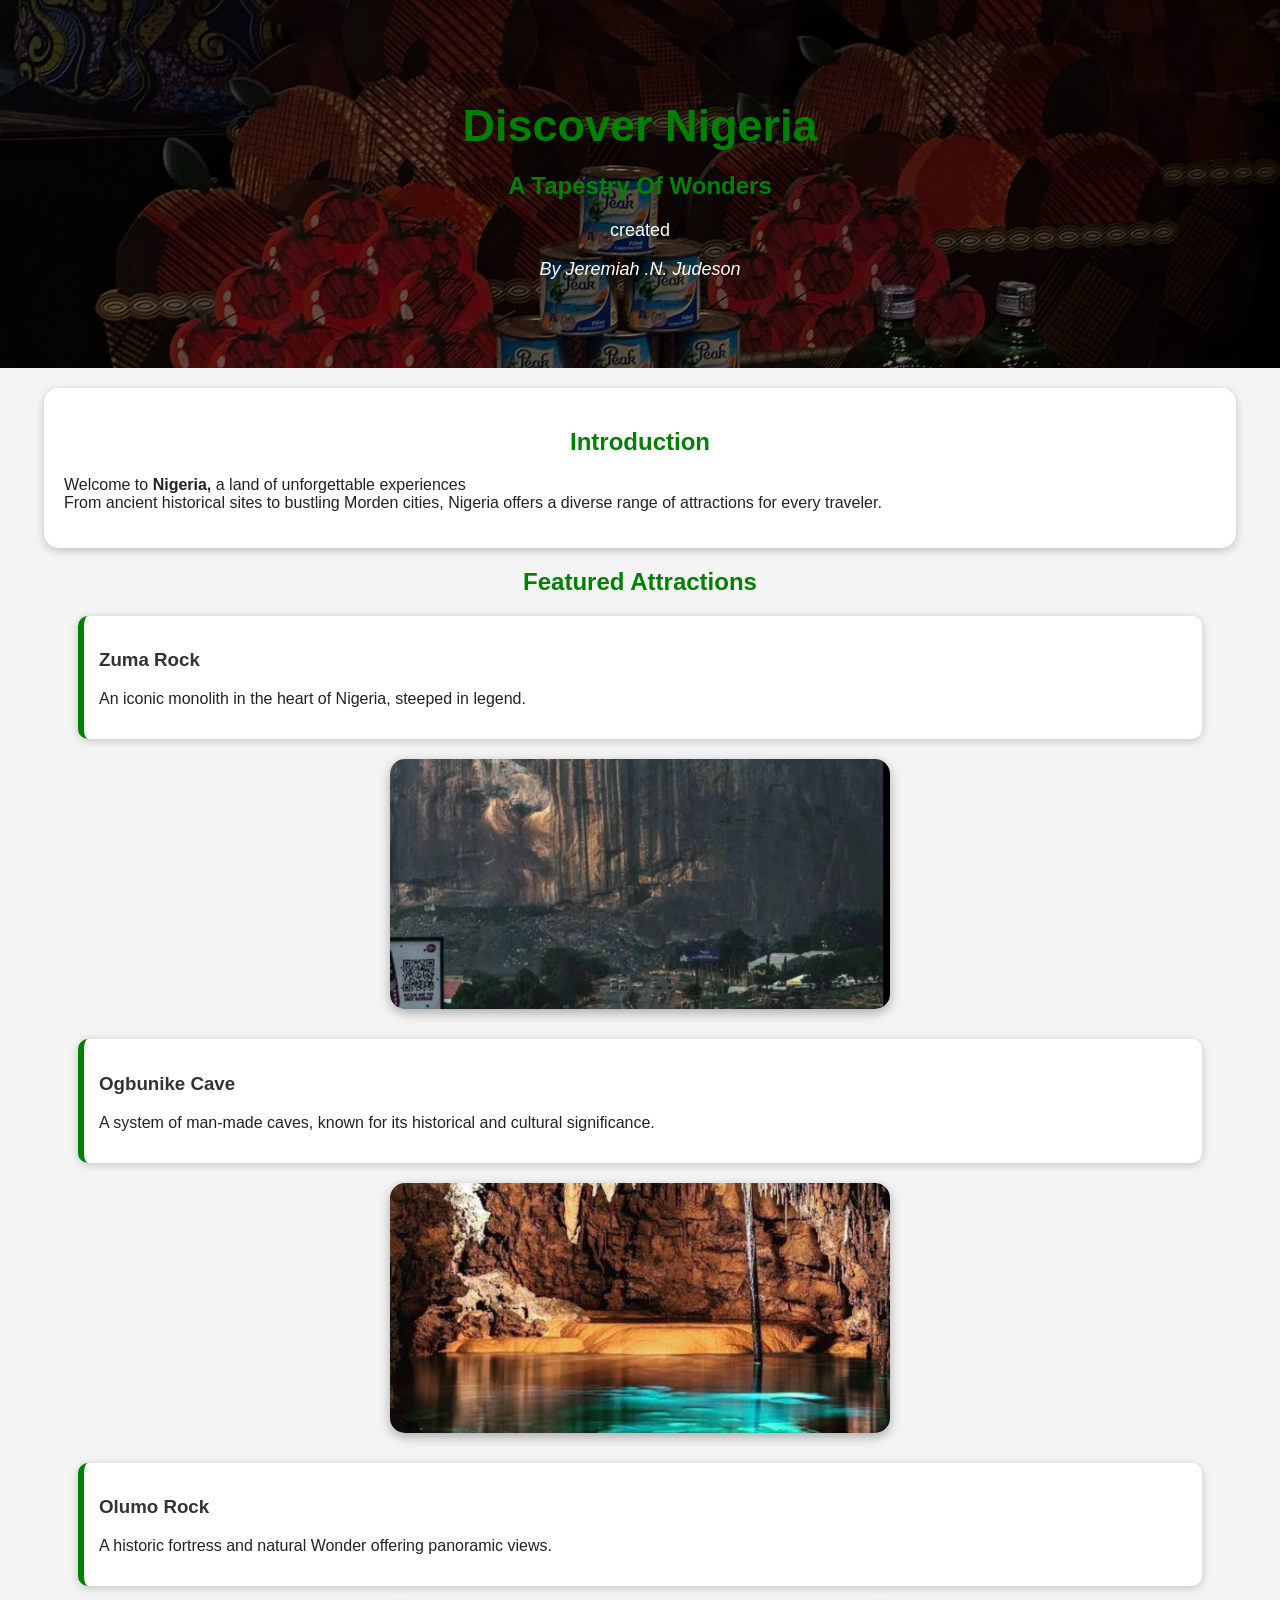
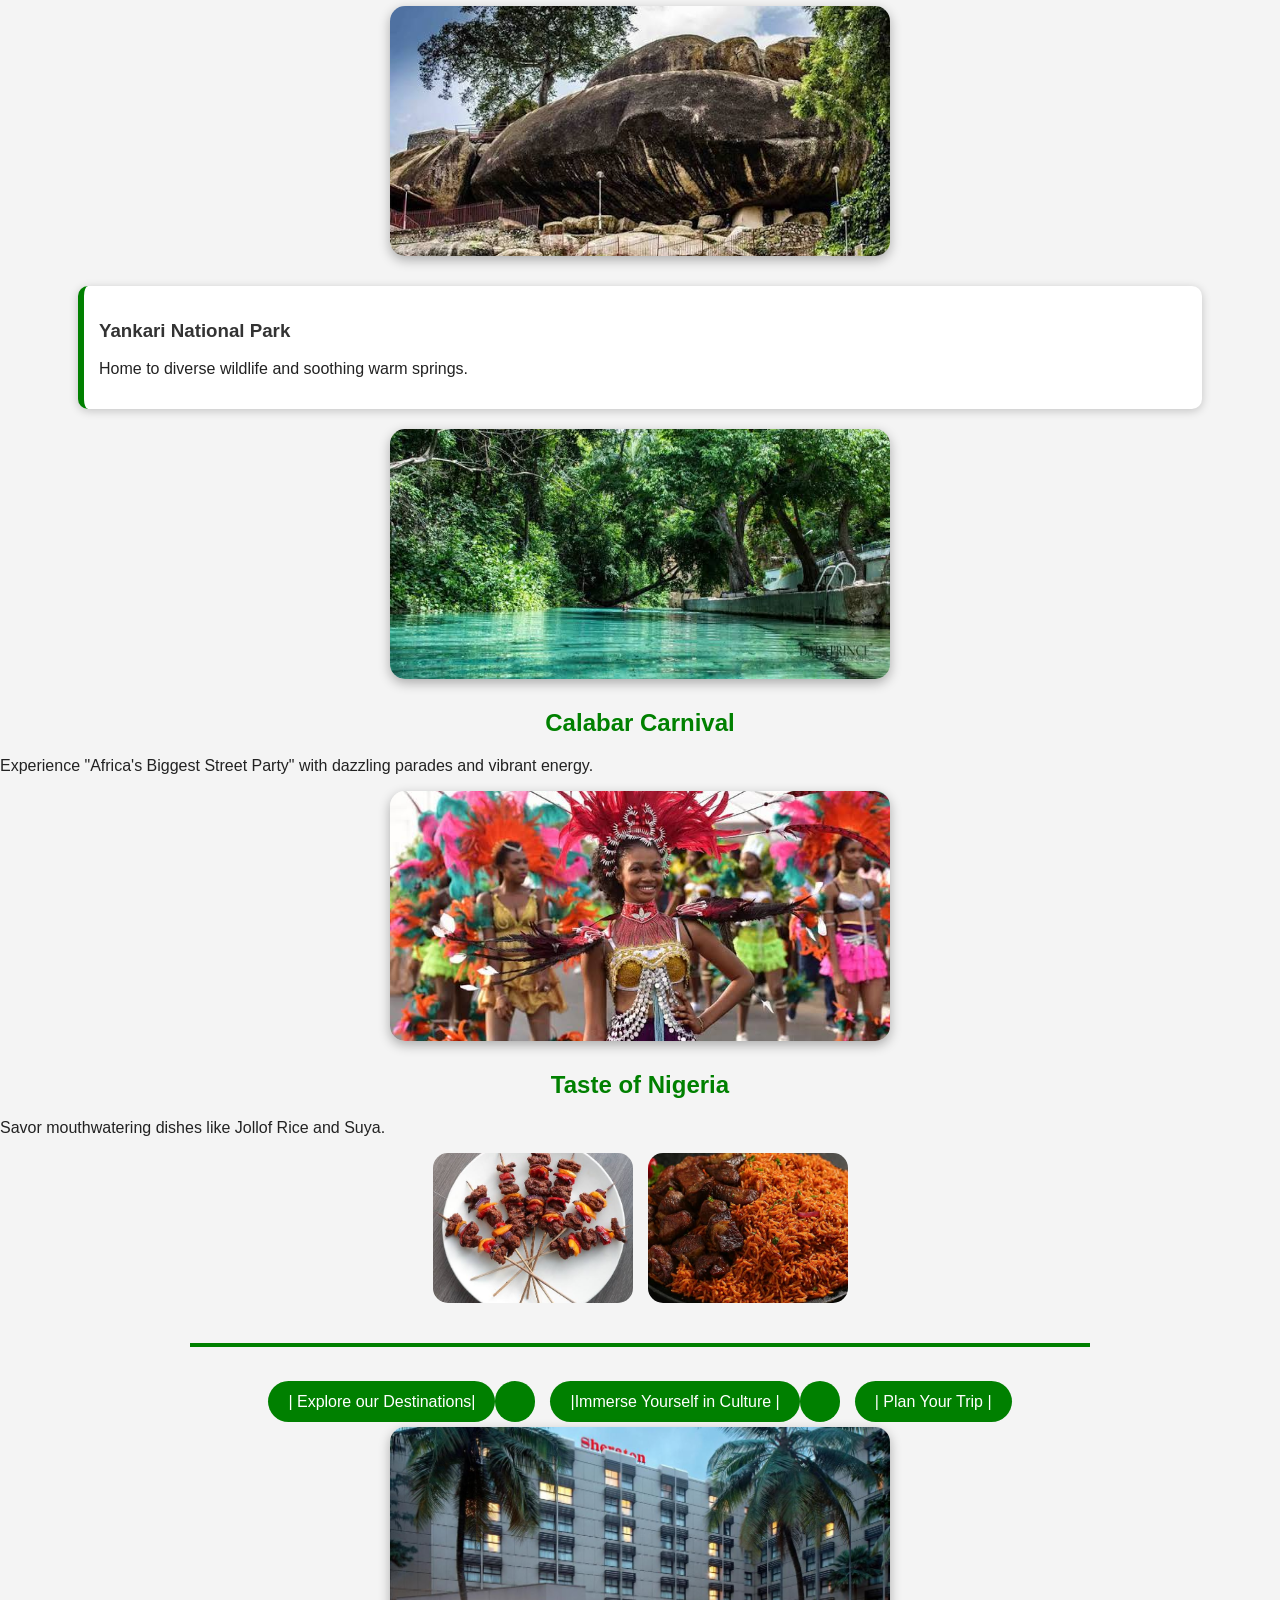
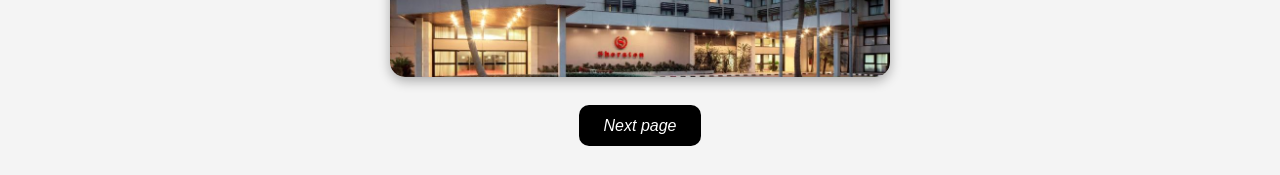
<file: index.html>
<!DOCTYPE html>
<html lang="en">
<head>
  <meta charset="UTF-8">
  <meta http-equiv="X-UA-Compatible" content="IE=Edge">
  <meta name="viewport" content="width=device-width, initial-scale=1">

  <title>welome</title>
  
  <!-- HTML -->
  

  <!-- Custom Styles -->
  <link rel="stylesheet" href="style.css">
</head>
<header>
  <h1>Discover Nigeria </h1>
  <h2>A Tapestry Of Wonders</h2>
    <p>created</p>
  <p><em>By Jeremiah .N. Judeson</em></p>
</header>
<body>
  <section>
  <h1>Introduction</h1>
  <p>Welcome to <b>Nigeria, </b> a land of unforgettable experiences <br>From ancient historical sites to bustling Morden cities, Nigeria offers a diverse range of attractions for every traveler.</br></p>
  
 </section>
   <h2>Featured Attractions</h2>
   <div class="overlay"> <h3>Zuma Rock</h3>
  <p>An iconic monolith in the heart of Nigeria, steeped in legend. </p>
    </div>
  <div class="image-box">
  <input type="image" src="Zuma.png">
    
  </div>
  <div class="overlay">
   <h3>Ogbunike Cave</h3>
  <p>A system of man-made caves, known for its historical and cultural significance.</p> </div>
  <div class="image-box">
  <input type="image"src="Ogb.png" >
    
  </div>
  
    <div class="overlay">
       <h3>Olumo Rock</h3>
   <p>A historic fortress and natural Wonder offering panoramic views. </p></div>
      
  <div class="image-box">
   <input type="image" src="olumo.jpg">
    
  </div>
  <div class="overlay">
      <h3><p>Yankari National Park </p></h3>
   <p>Home to diverse wildlife and soothing warm springs.</p>
</div>
<div class="image-box">
   <input type="image"src=" Yak.jpeg">
</div>
  
 <h2>Calabar Carnival</h2>
   <p>Experience "Africa's Biggest Street Party" with dazzling parades and vibrant energy. </p>
  <div class="image-box">
   <input type="image"src="cal3.jpg">
</div>
   <h2>Taste of Nigeria </h2>
   <p>Savor mouthwatering dishes like Jollof Rice and Suya.</p>
  <div class="image">
    <input type="image"src="Suya.jpeg"><input type="image"src="jollof.jpg">
  </div>
  <hr class="custom-line">
  <div class="call">
  <p><a href="Page 2.html"> | Explore our Destinations|</a><a href="Culture.html"></p><p>|Immerse Yourself in Culture |</a><a href="trip.html"></p><p>| Plan Your Trip |</a></p>
</div>
  <div class="image-box" ><input type="image"src="hotel.jpg"> </div>
  <div class="next">
  <p><a href="Page 2.html"><em>Next page</em></a></p></div>
</body>
</html>
</file>
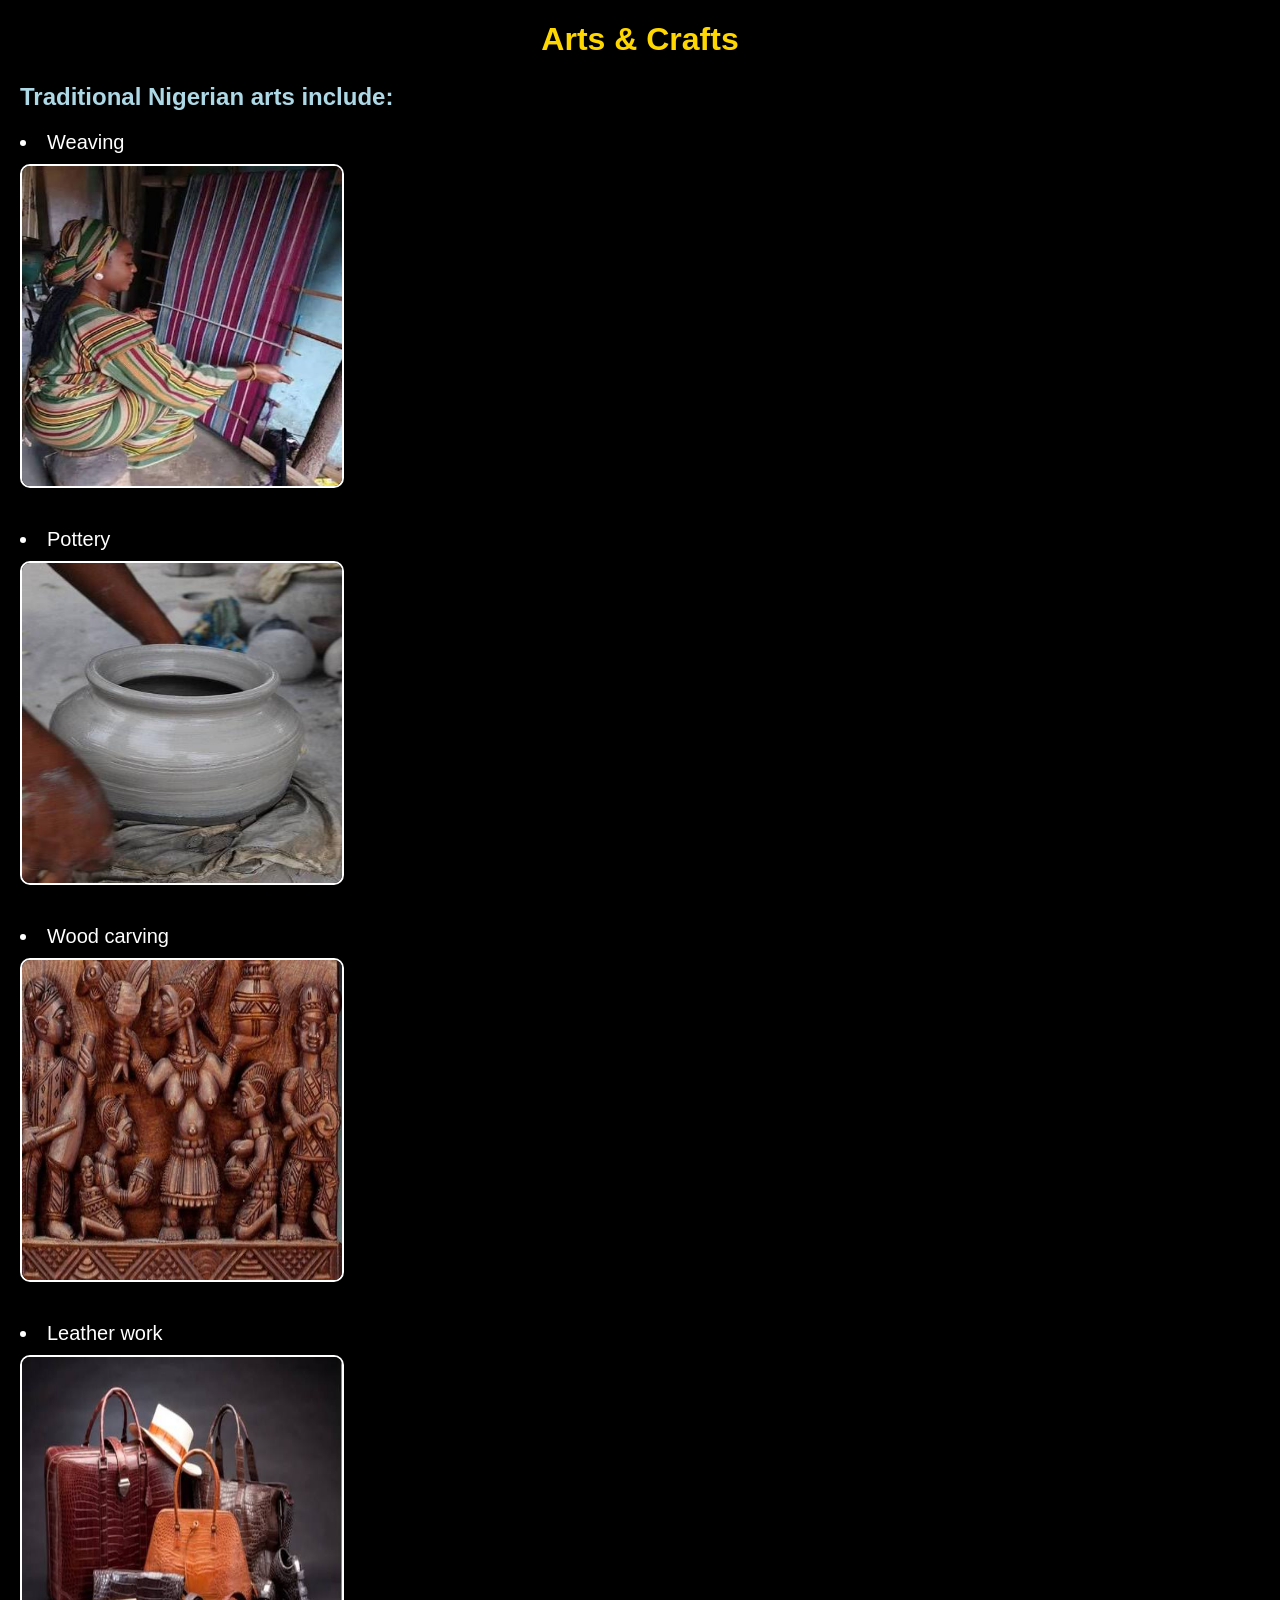
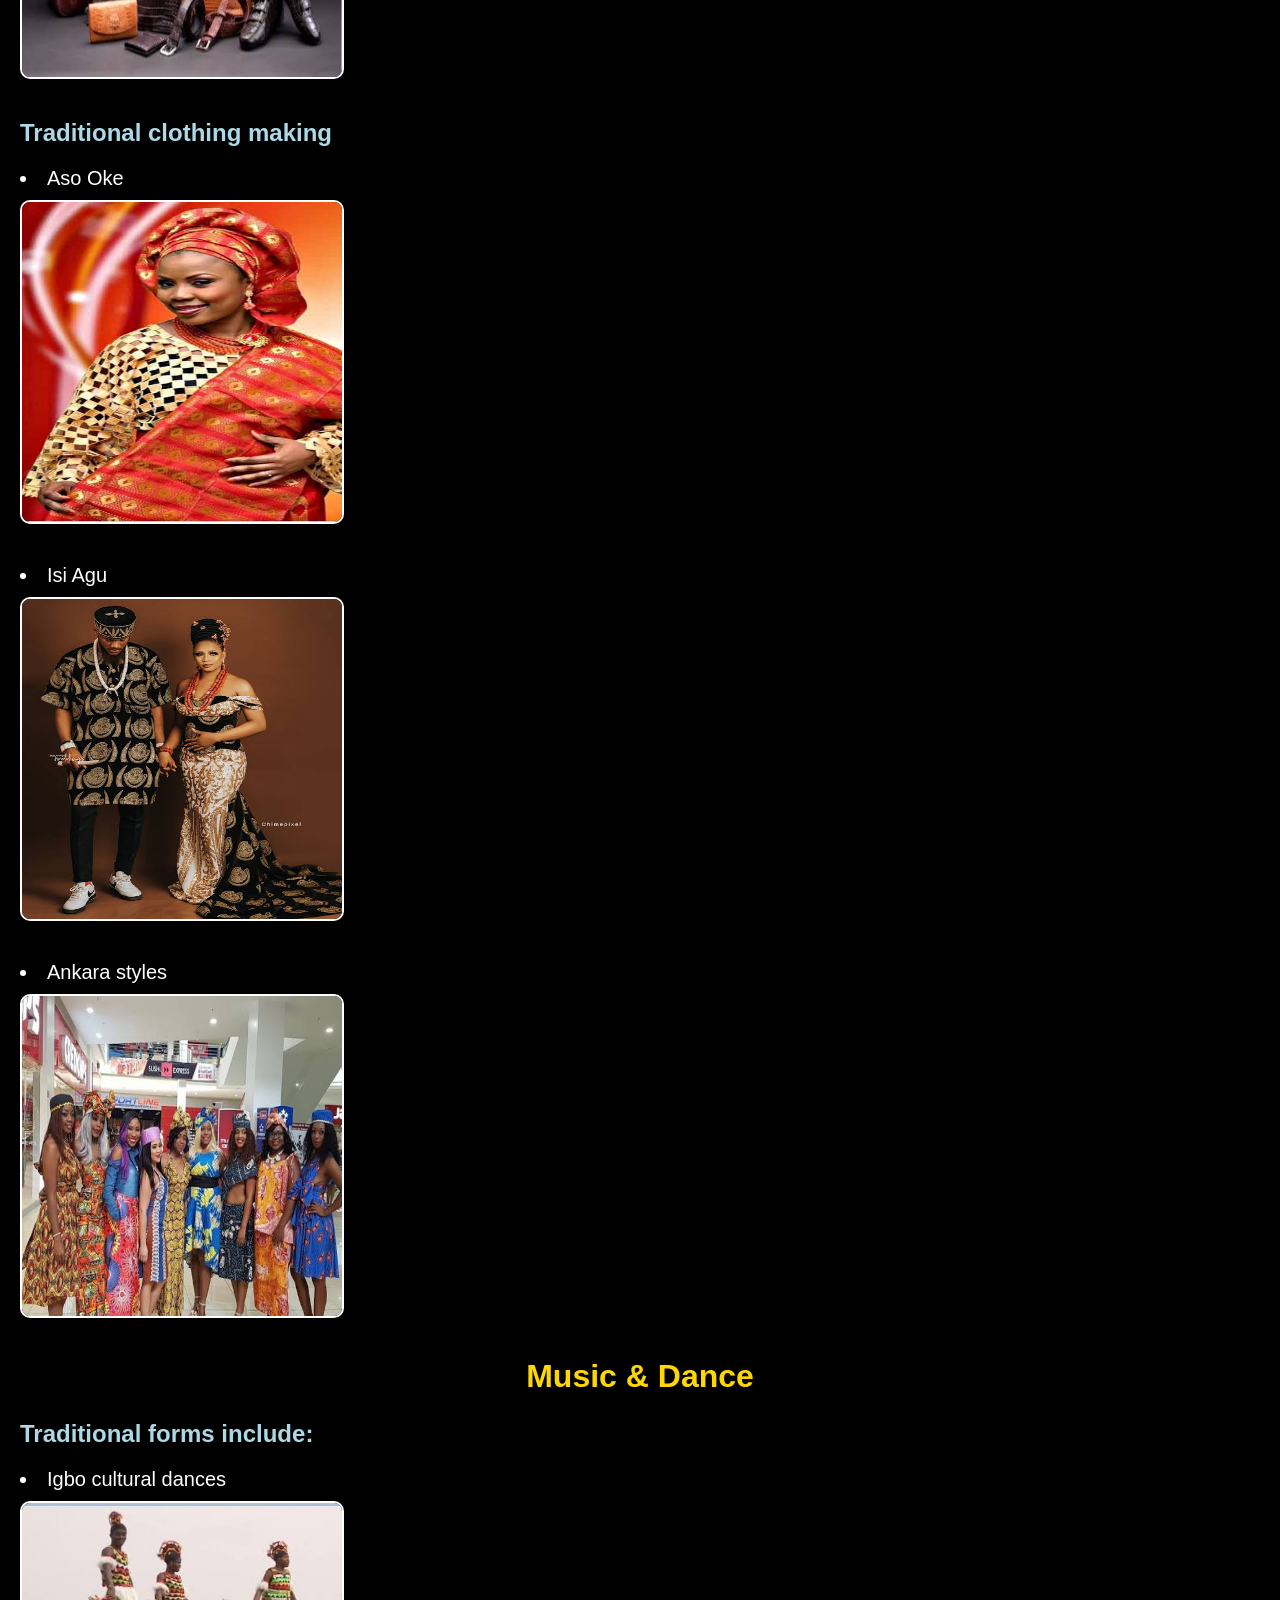
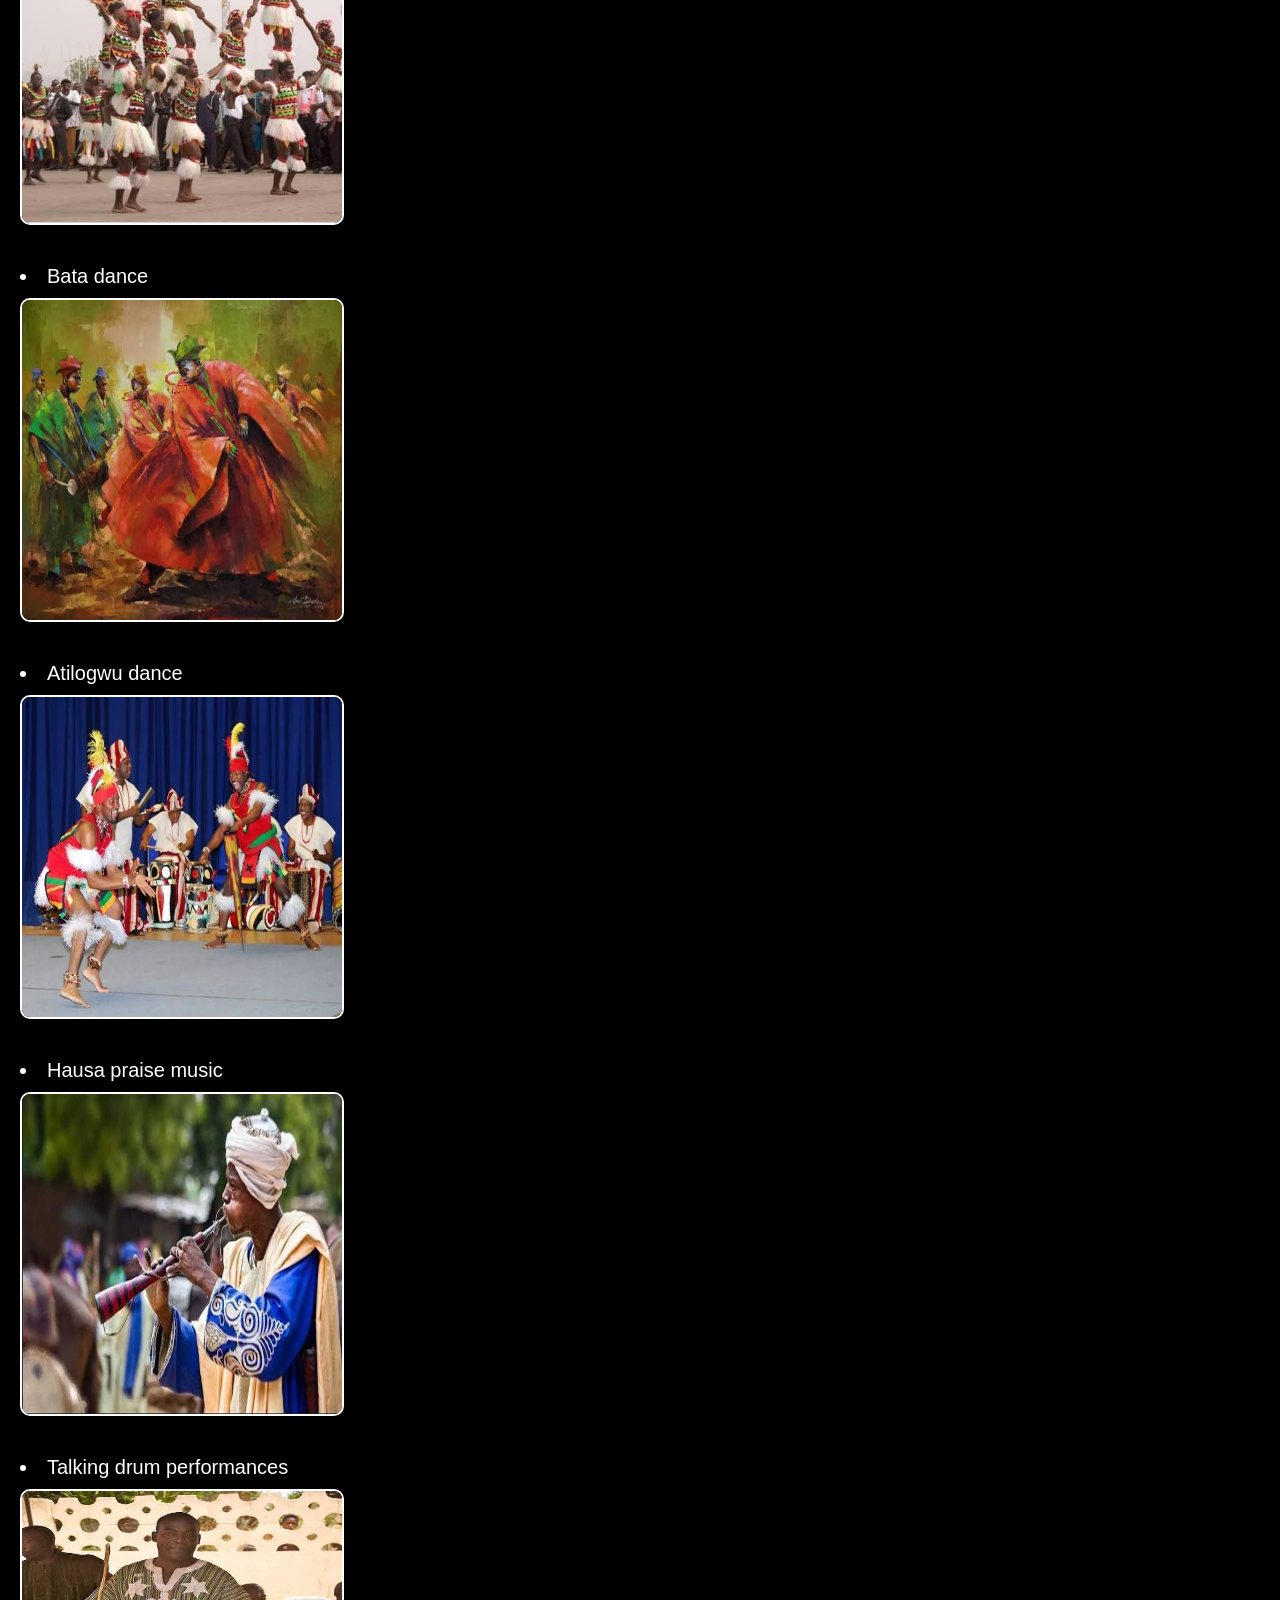
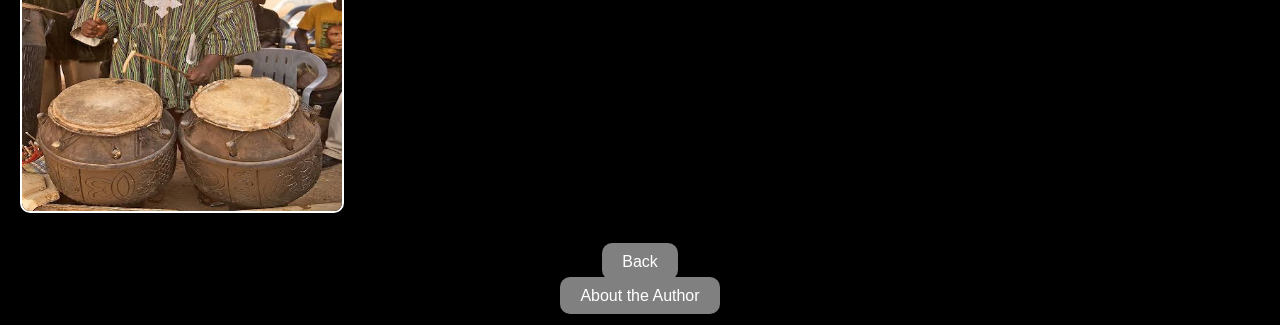
<file: atrs.html>
<!DOCTYPE html>
<html lang="en">
<head>
  <meta charset="UTF-8">
  <meta name="viewport" content="width=device-width, initial-scale=1.0">
  <title>atrs.html</title>
  <link rel="stylesheet" href="arts.css">
</head>
<body>
<h1>Arts & Crafts</h1>
<h2>Traditional Nigerian arts include:</h2>
<li>Weaving</li>
  
  <input type="image" src="weav.jpg">
<li>Pottery</li>
  
  <input type="image" src="potty.jpg">
<li>Wood carving</li>
  
  <input type="image" src="wood.jpg">

<li>Leather work</li>

  <input type="image" src="work.jpg">
<h2>Traditional clothing making</h2>
 <li>Aso Oke</li>
  
  <input type="image" src="aso.jpg">
<li>Isi Agu</li>
  
  <input type="image" src="agu.jpg">
<li>Ankara styles</li>
  <input type="image" src="ankara.jpg">
<h1>Music & Dance </h1>
<h2>Traditional forms include:</h2>
<li>Igbo cultural dances</li>
  <input type="image" src="igbodance.jpg">
<li>Bata dance</li>
  <input type="image" src="bata.jpg">
<li>Atilogwu dance</li>
  <input type="image" src="atilogwu.jpg">
<li>Hausa praise music</li>
  <input type="image" src="hausa.jpg">
<li>Talking drum performances</li>
  <input type="image" src="talking.jpg">
  <div class="link">
    <p><a href="Culture.html">Back</a></p>
    <p><a href="author.html">About the Author</a></p>
  </div>
</body>
</html>
</file>
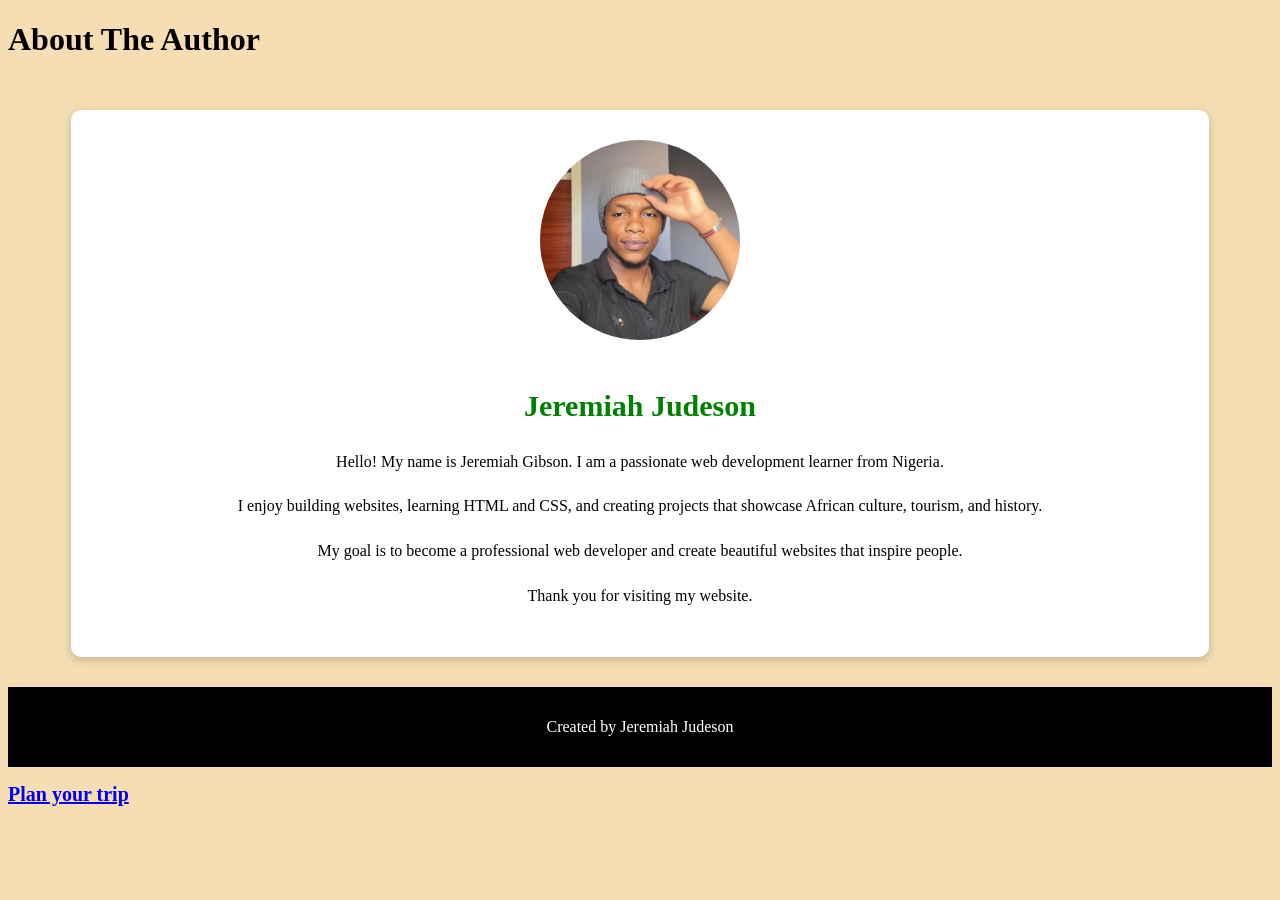
<file: author.html>
<!DOCTYPE html>
<html lang="en">
<head>
  <meta charset="UTF-8">
  <meta name="viewport" content="width=device-width, initial-scale=1.0">
  <title>About The Author</title>
  <link rel="stylesheet" href="author.css">
</head>

<body>

<header>
  <h1>About The Author</h1>
</header>

<section class="author-section">

  <div class="author-card">

    <img src="Jeremiah.jpg" alt="Jeremiah Judeson">

    <h2>Jeremiah Judeson</h2>

    <p>
      Hello! My name is Jeremiah Gibson.
      I am a passionate web development learner from Nigeria.
    </p>

    <p>
      I enjoy building websites, learning HTML and CSS,
      and creating projects that showcase African culture,
      tourism, and history.
    </p>

    <p>
      My goal is to become a professional web developer
      and create beautiful websites that inspire people.
    </p>

    <p>
      Thank you for visiting my website.
    </p>

  </div>

</section>

<footer>
  <p>Created by Jeremiah Judeson</p>
</footer>
  <strong><p><a href="trip.html">Plan your trip</a></p></strong>
</body>
</html>
</file>
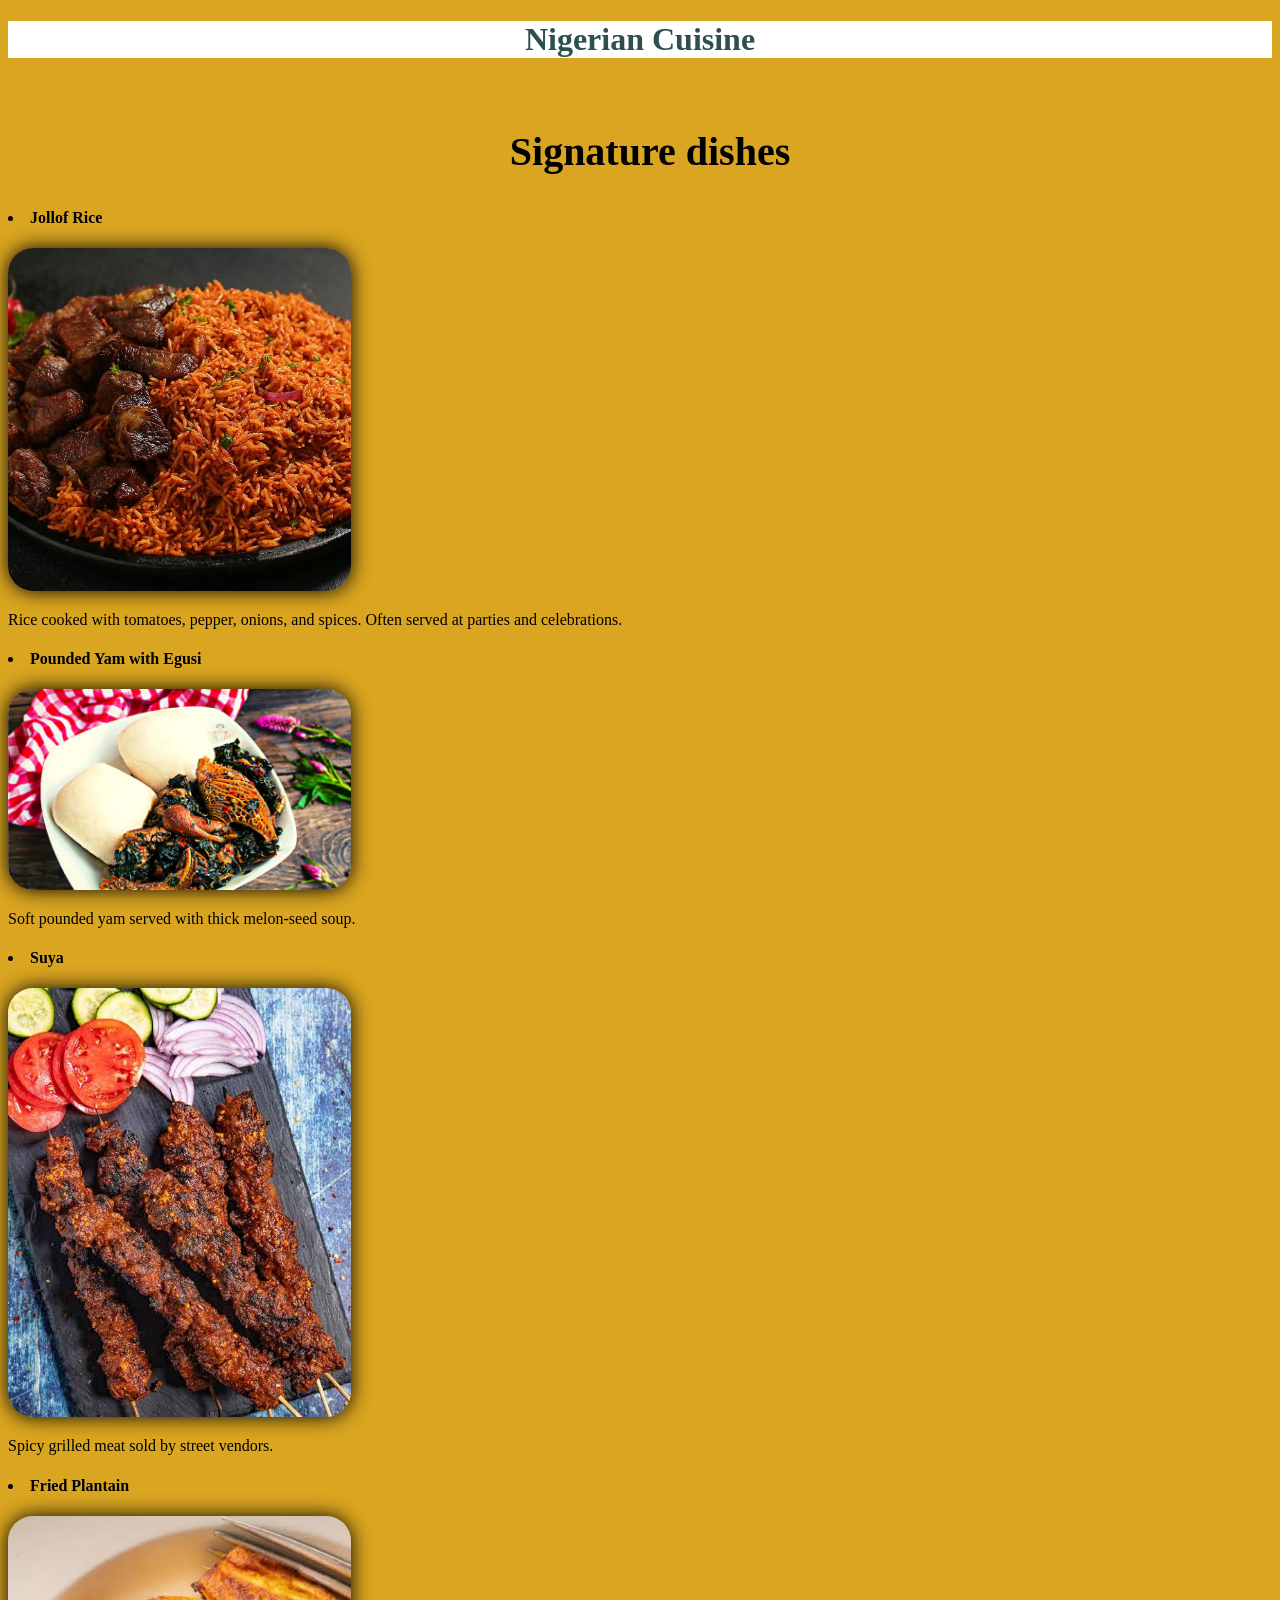
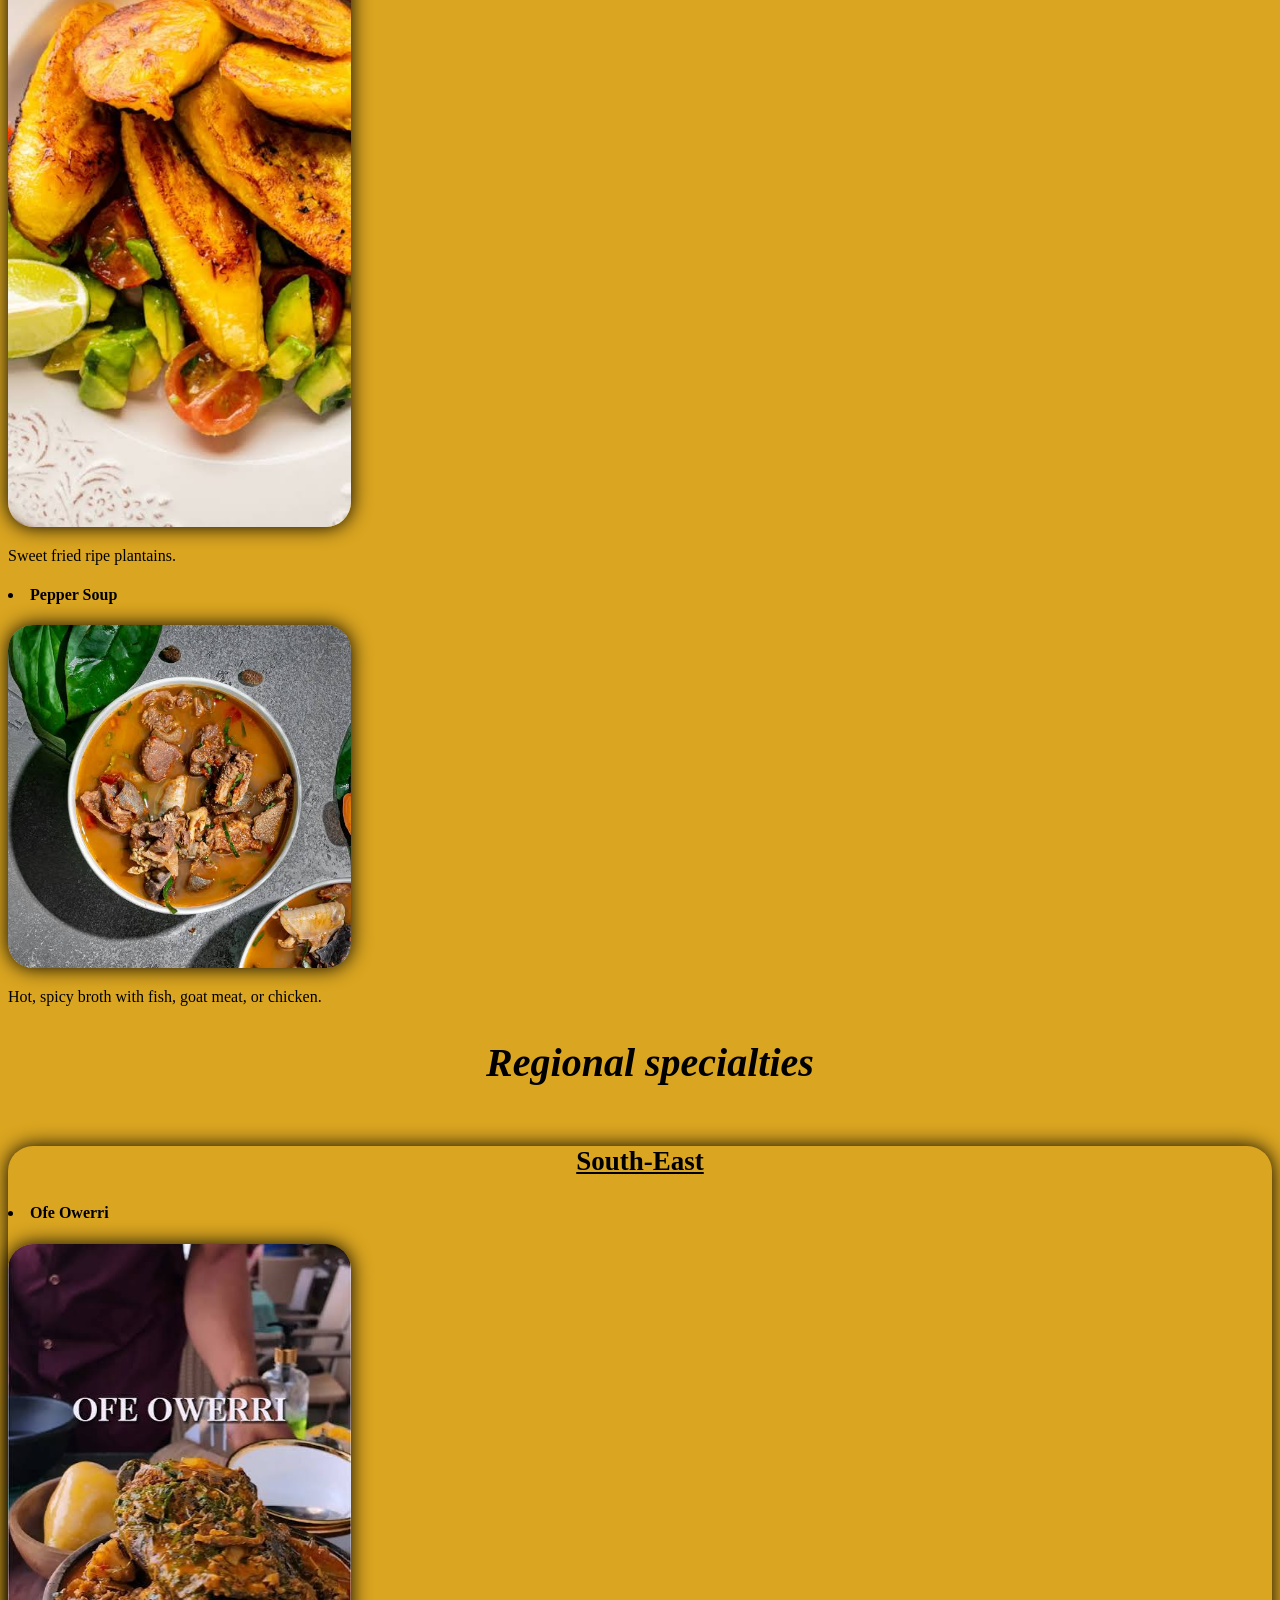
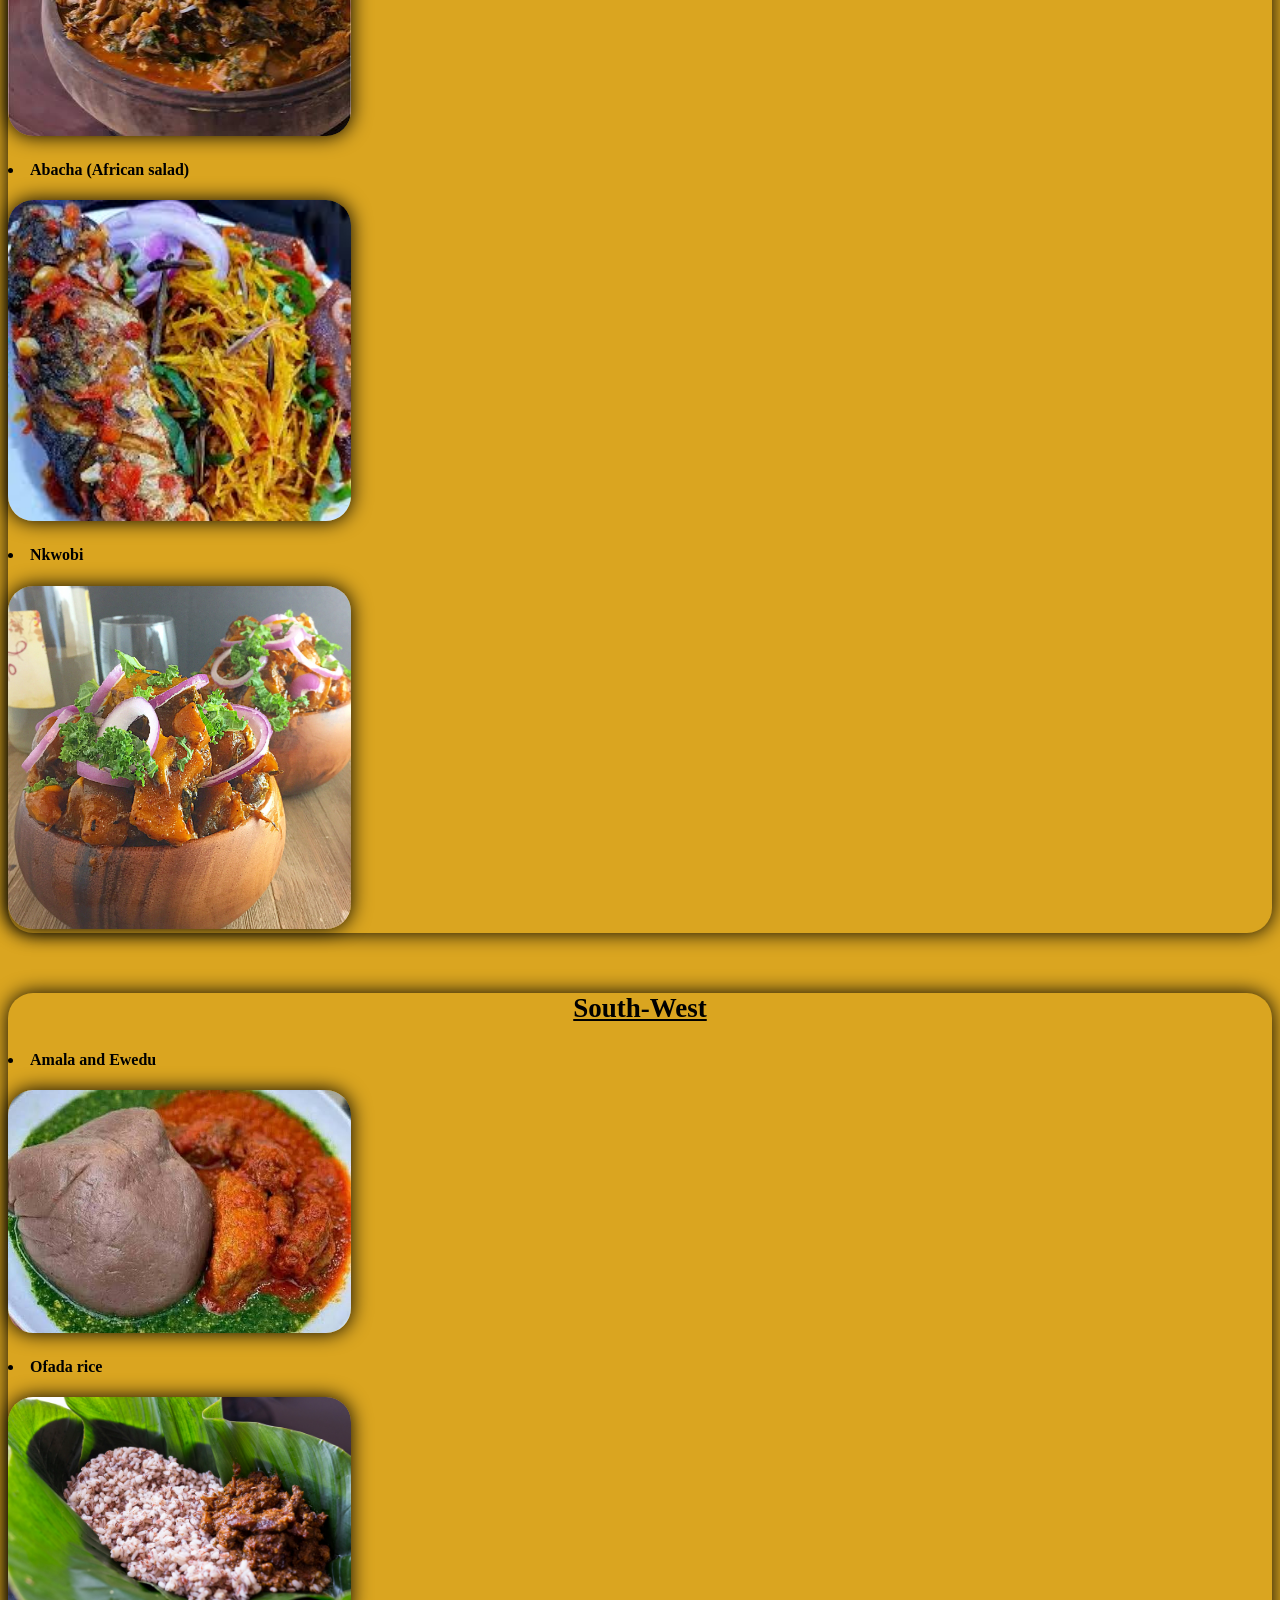
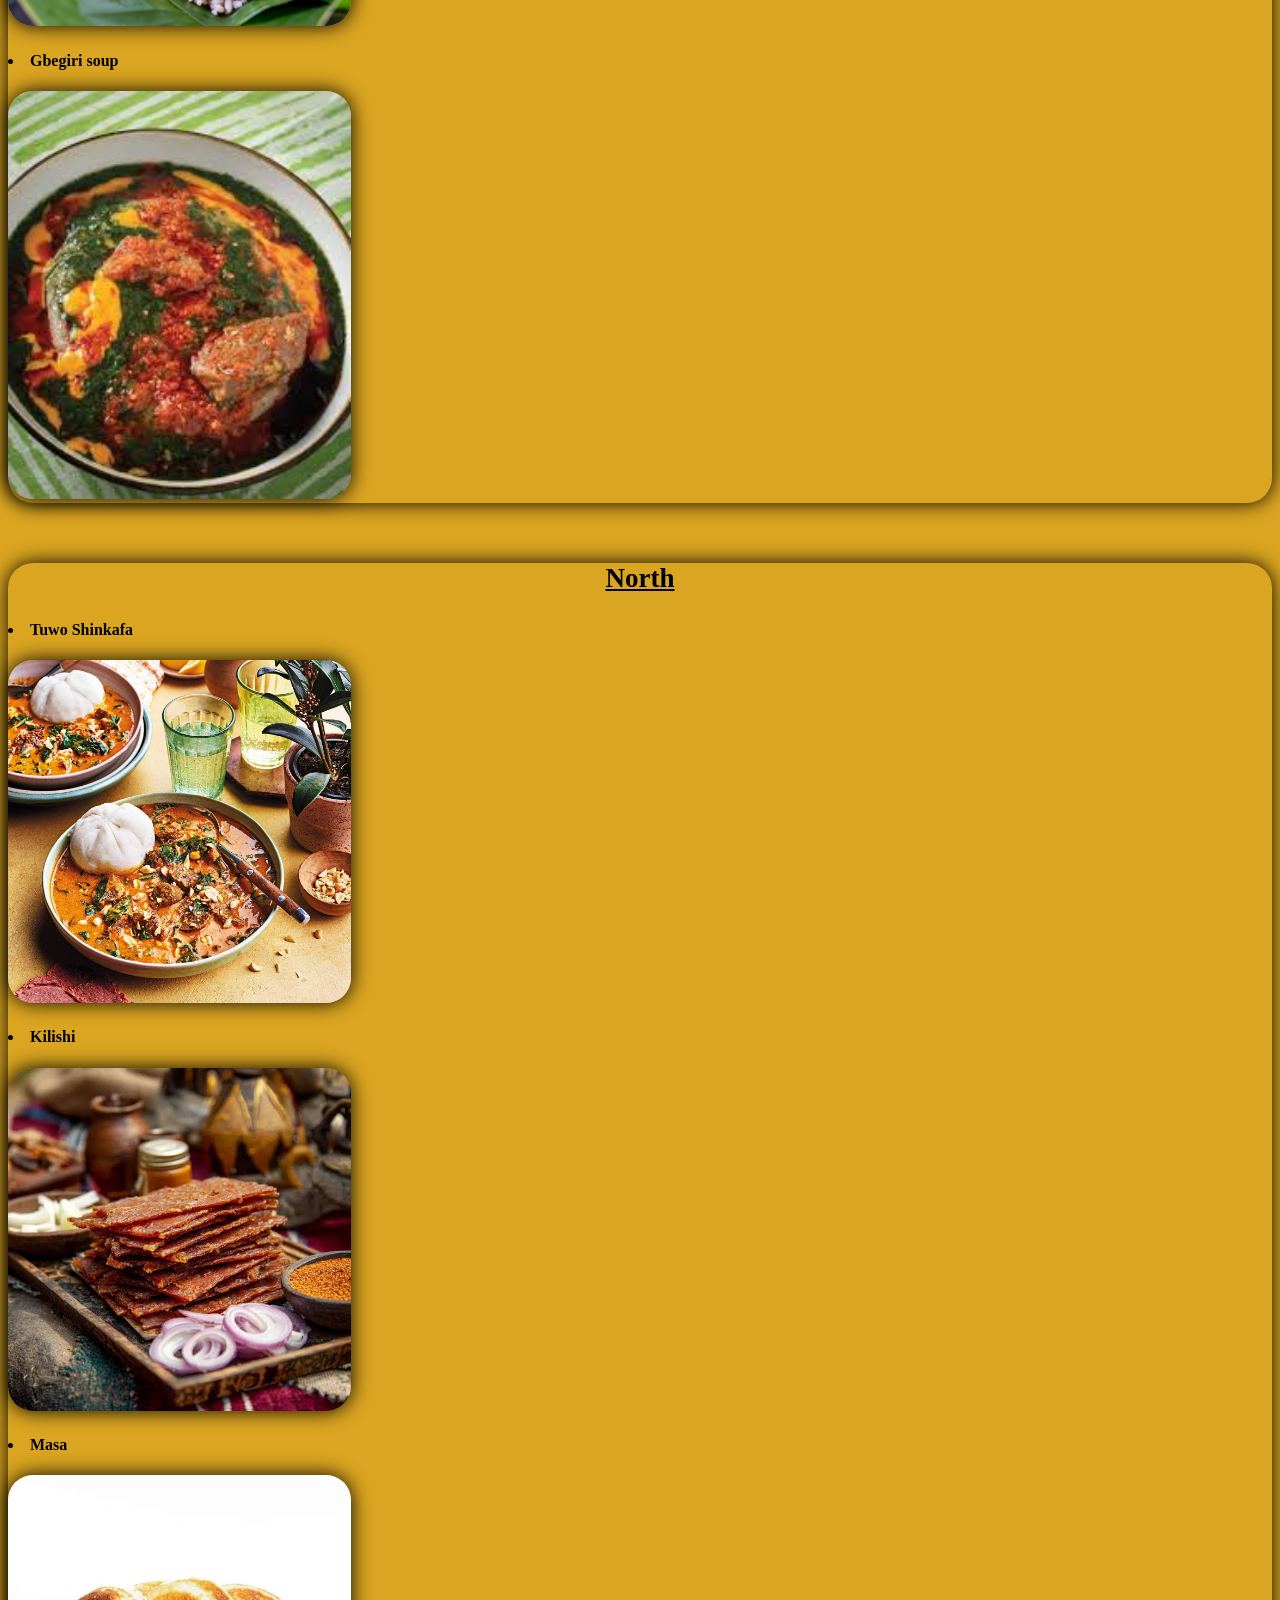
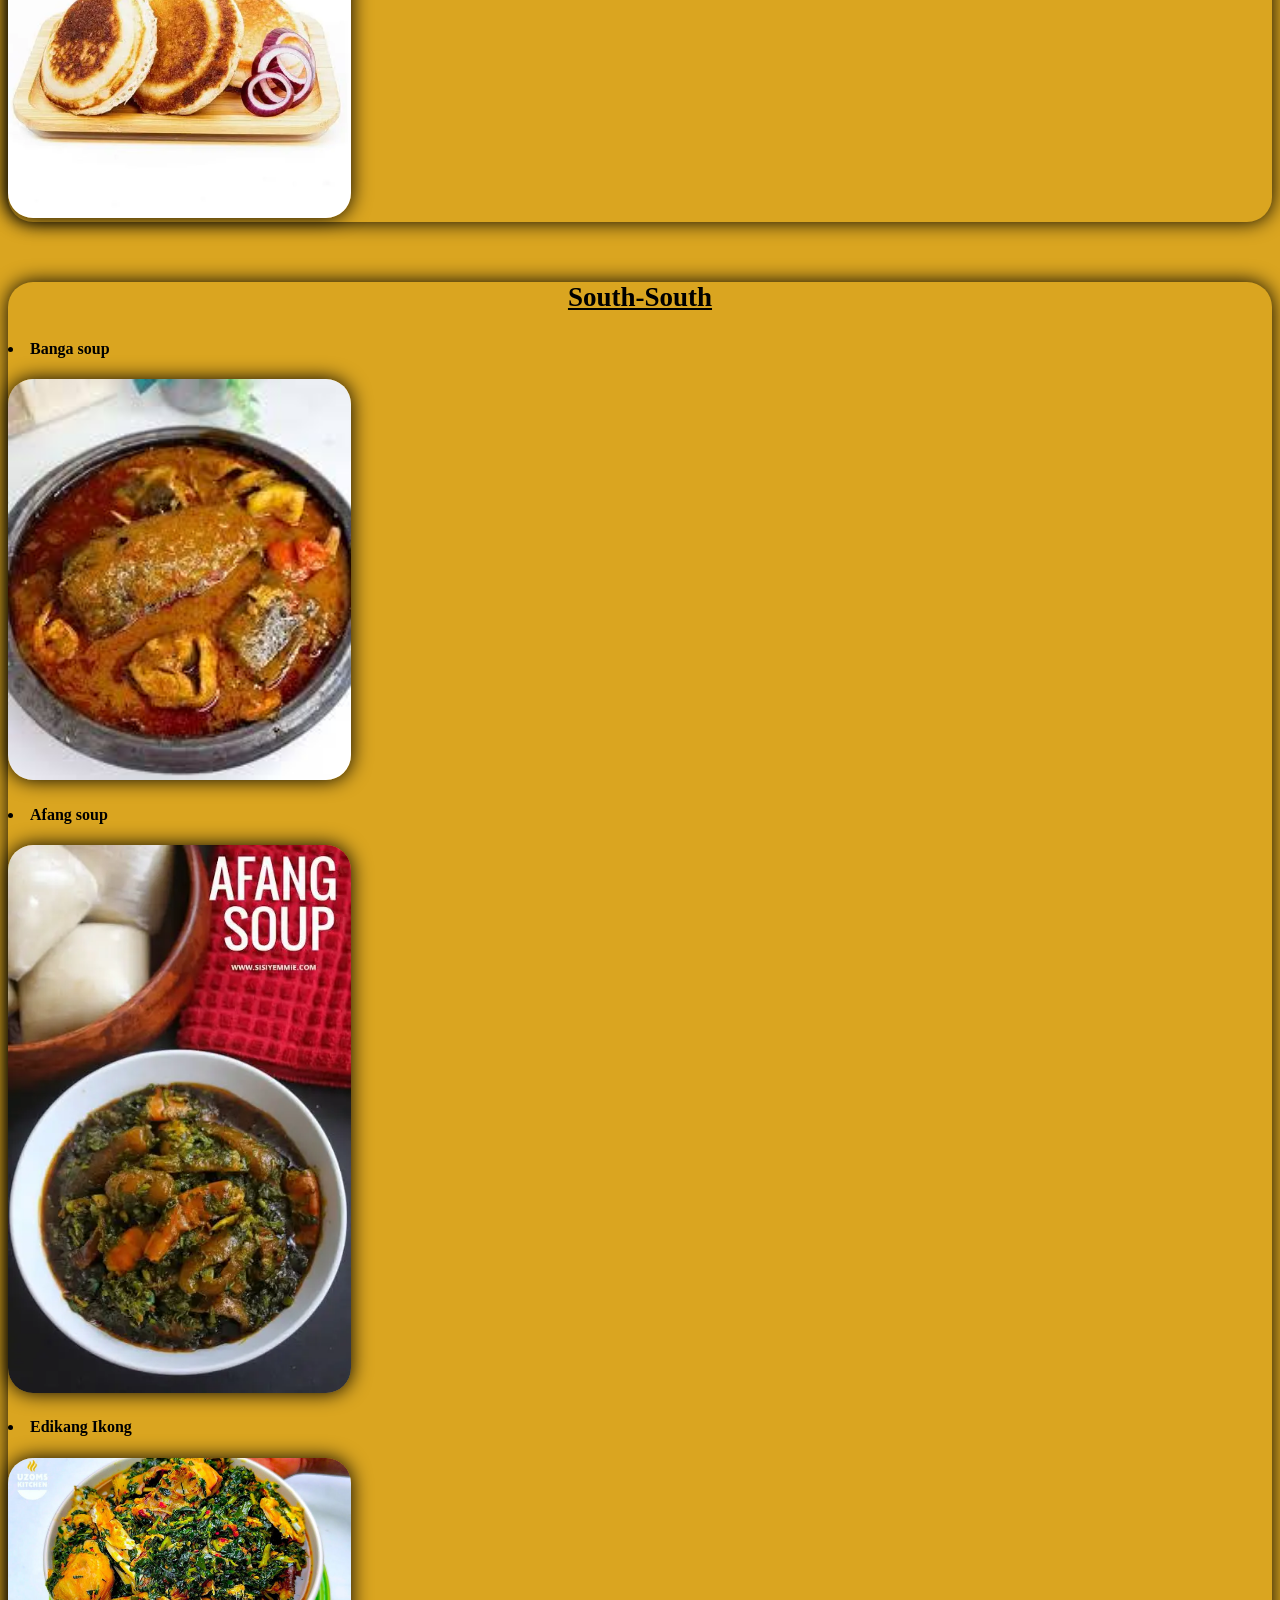
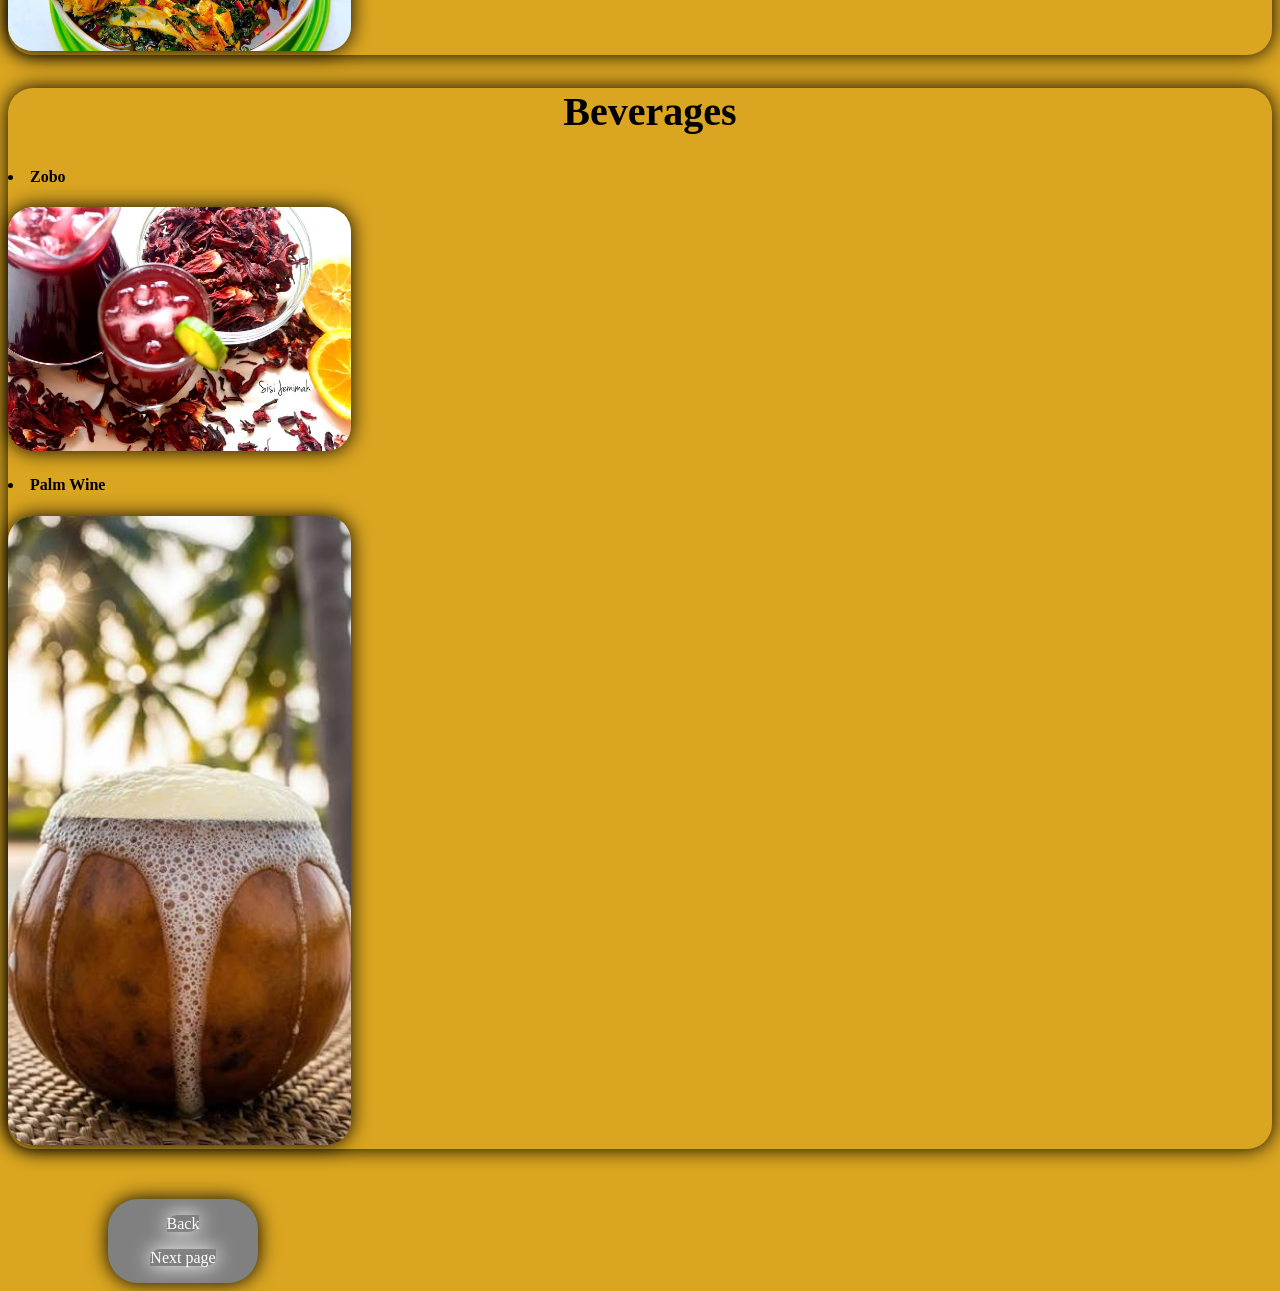
<file: cuisine.html>
<!DOCTYPE html>
<html lang="en">
<head>
  <meta charset="UTF-8">
  <meta name="viewport" content="width=device-width, initial-scale=1.0">
  <title>cuisine</title>
  <link rel="stylesheet"href="cuisine.css">
</head>
<body>
  <header>
 <h1>Nigerian Cuisine</h1>
  </header>
  <div class="jollof">
<h2>Signature dishes</h2>
<h4><li>Jollof Rice</li></h4>
  <input type="image" src="jollof.jpg">
<p>Rice cooked with tomatoes, pepper, onions, and spices. Often served at parties and celebrations.</p>
<h4><li>Pounded Yam with Egusi </li></h4>
  
  <input type="image" src="pound.jpg">
<p>Soft pounded yam served with thick melon-seed soup.  </p>
<h4><li>Suya</li></h4>
  
  <input type="image" src="suya.jpg">
<p>Spicy grilled meat sold by street vendors.</p>
<h4><li>Fried Plantain</li></h4>
  
  <input type="image" src="dodo.jpg">
<p>Sweet fried ripe plantains.</p>
<h4><li>Pepper Soup</li></h4>
  
  <input type="image" src="ppsoup.jpg">
<p>Hot, spicy broth with fish, goat meat, or chicken.</p>
  </div>
  
<h2><em>Regional specialties</em></h2>
  <div class="east">
<h3>South-East</h3>
<h4><li>Ofe Owerri</li></h4>
  
  <input type="image" src="ofe.jpg">
<h4><li>Abacha (African salad)</li></h4>
  
  <input type="image" src="abacha.jpg">
<h4><li>Nkwobi</li></h4>
  
  <input type="image" src="nkwo.jpg">
    </div>
  <div class="west">
<h3>South-West</h3>
<h4><li>Amala and Ewedu</li></h4>
  
  <input type="image" src="amala.jpg">
<h4><li>Ofada rice</li></h4>
  
  <input type="image" src="ofada.jpg">
<h4><li>Gbegiri soup</li></h4>
  
  <input type="image" src="gbegiri.jpg">
  </div>
  <div class="north">
<h3>North</h3>
<h4><li>Tuwo Shinkafa</li></h4>
  
  <input type="image" src="tuwo.jpg">
<h4><li>Kilishi</li></h4>
  
  <input type="image" src="kilishi.jpg">
<h4><li>Masa</li></h4>
  
  <input type="image" src="masa.jpg">
  </div>
  <div class="south">
<h3>South-South</h3>
<h4><li>Banga soup</li></h4>
  
  <input type="image" src="banga.jpg">
<h4><li>Afang soup</li></h4>
  
  <input type="image" src="afang.jpg">
<h4><li>Edikang Ikong</li></h4>
  
  <input type="image" src="edi.jpg">
  </div>
  <div class="drinks">
<h2>Beverages</h2>
<h4><li>Zobo</li></h4> 
  
  <input type="image" src="zobo.jpg">
<h4><li>Palm Wine</li></h4>
  
  <input type="image" src="Pammy.jpg">
  </div>
  <div class="link">
   <p><a href="Culture.html">Back</a></p>
    <p><a href="atrs.html">Next page</a></p>
  </div>
</body>
</html>
</file>
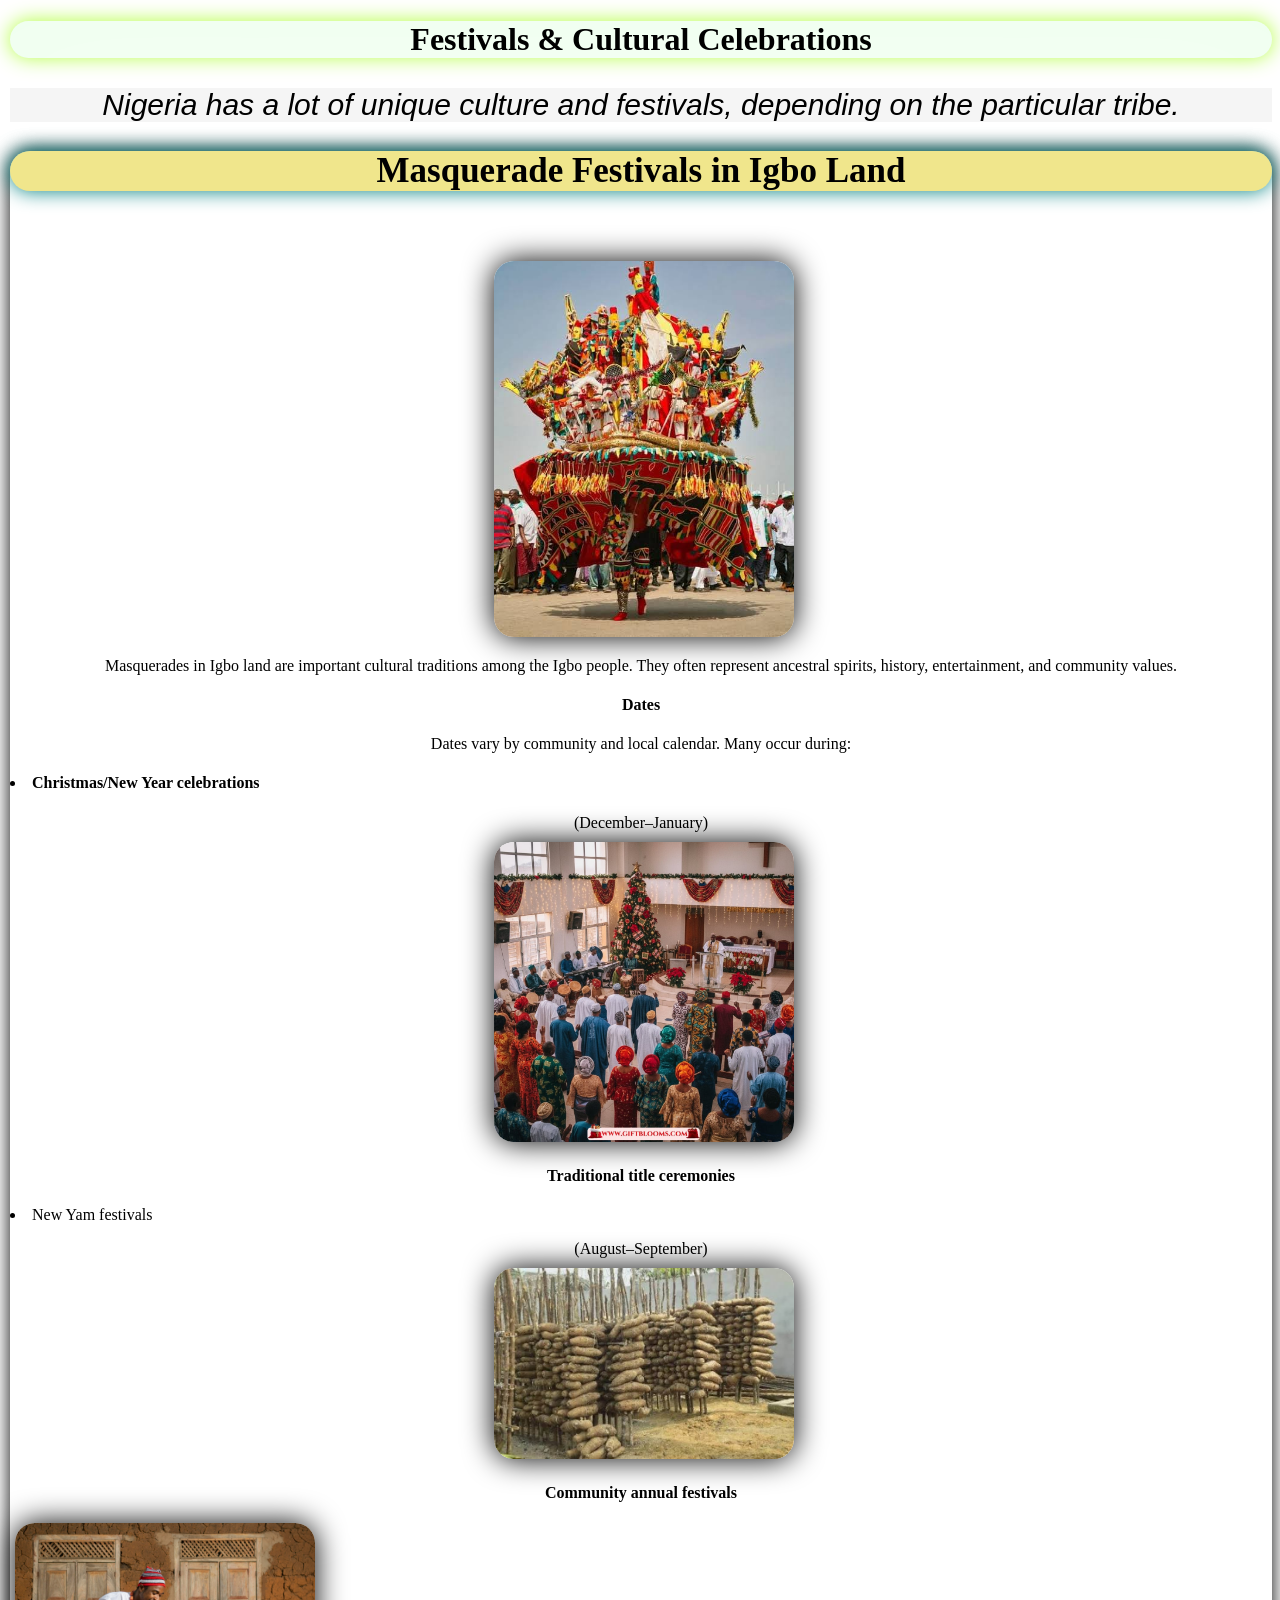
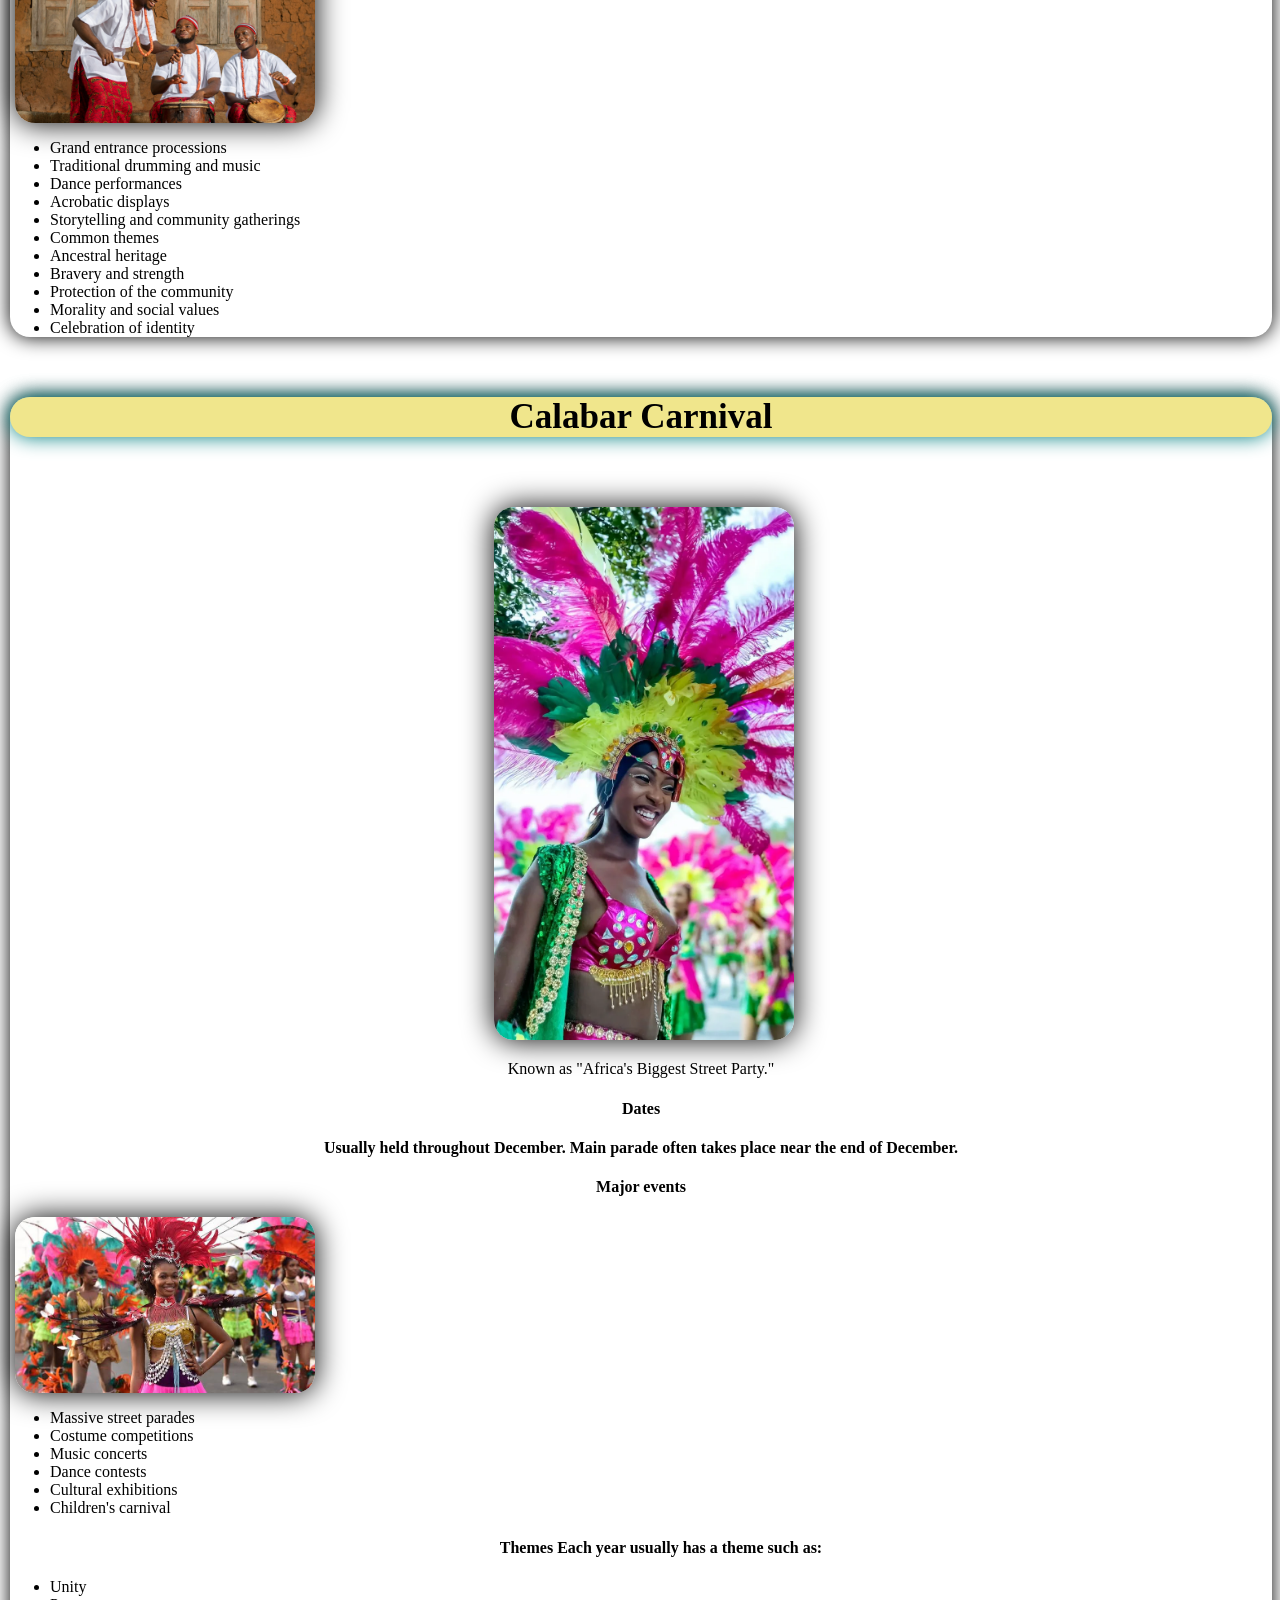
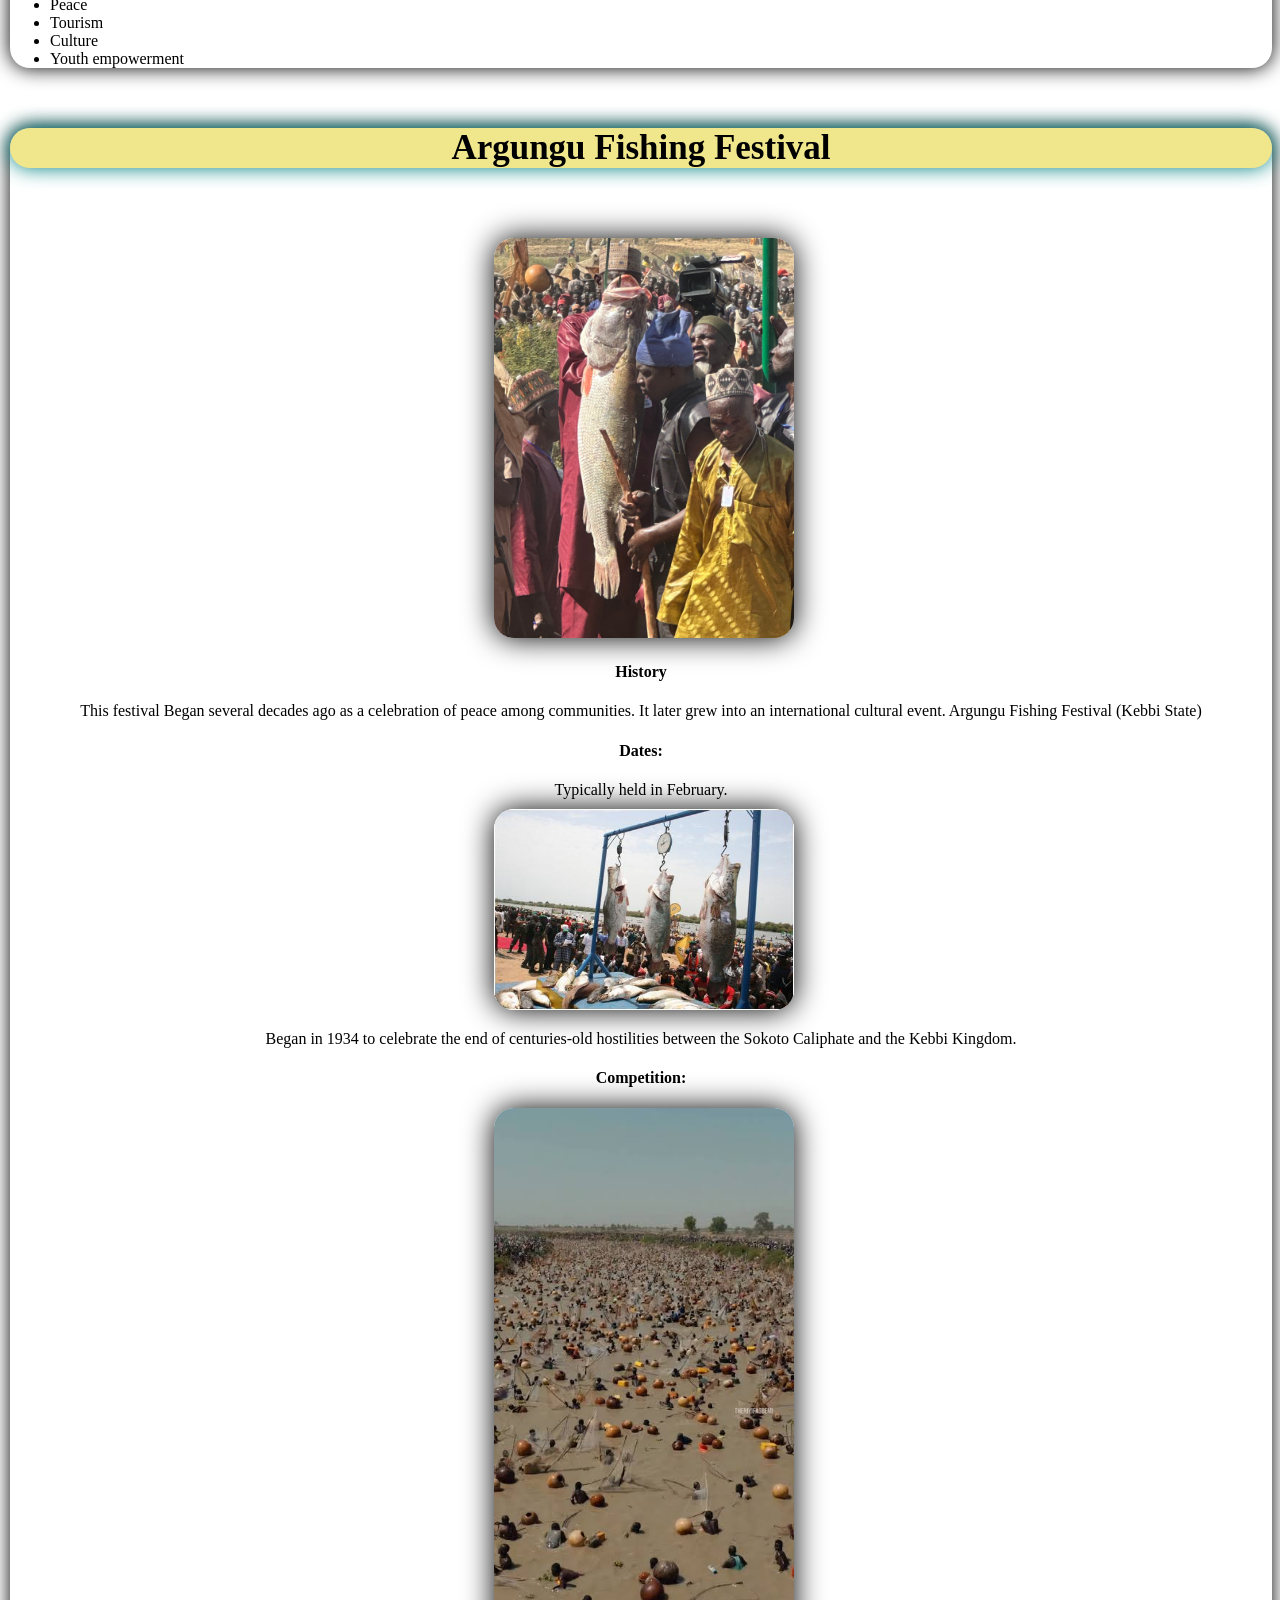
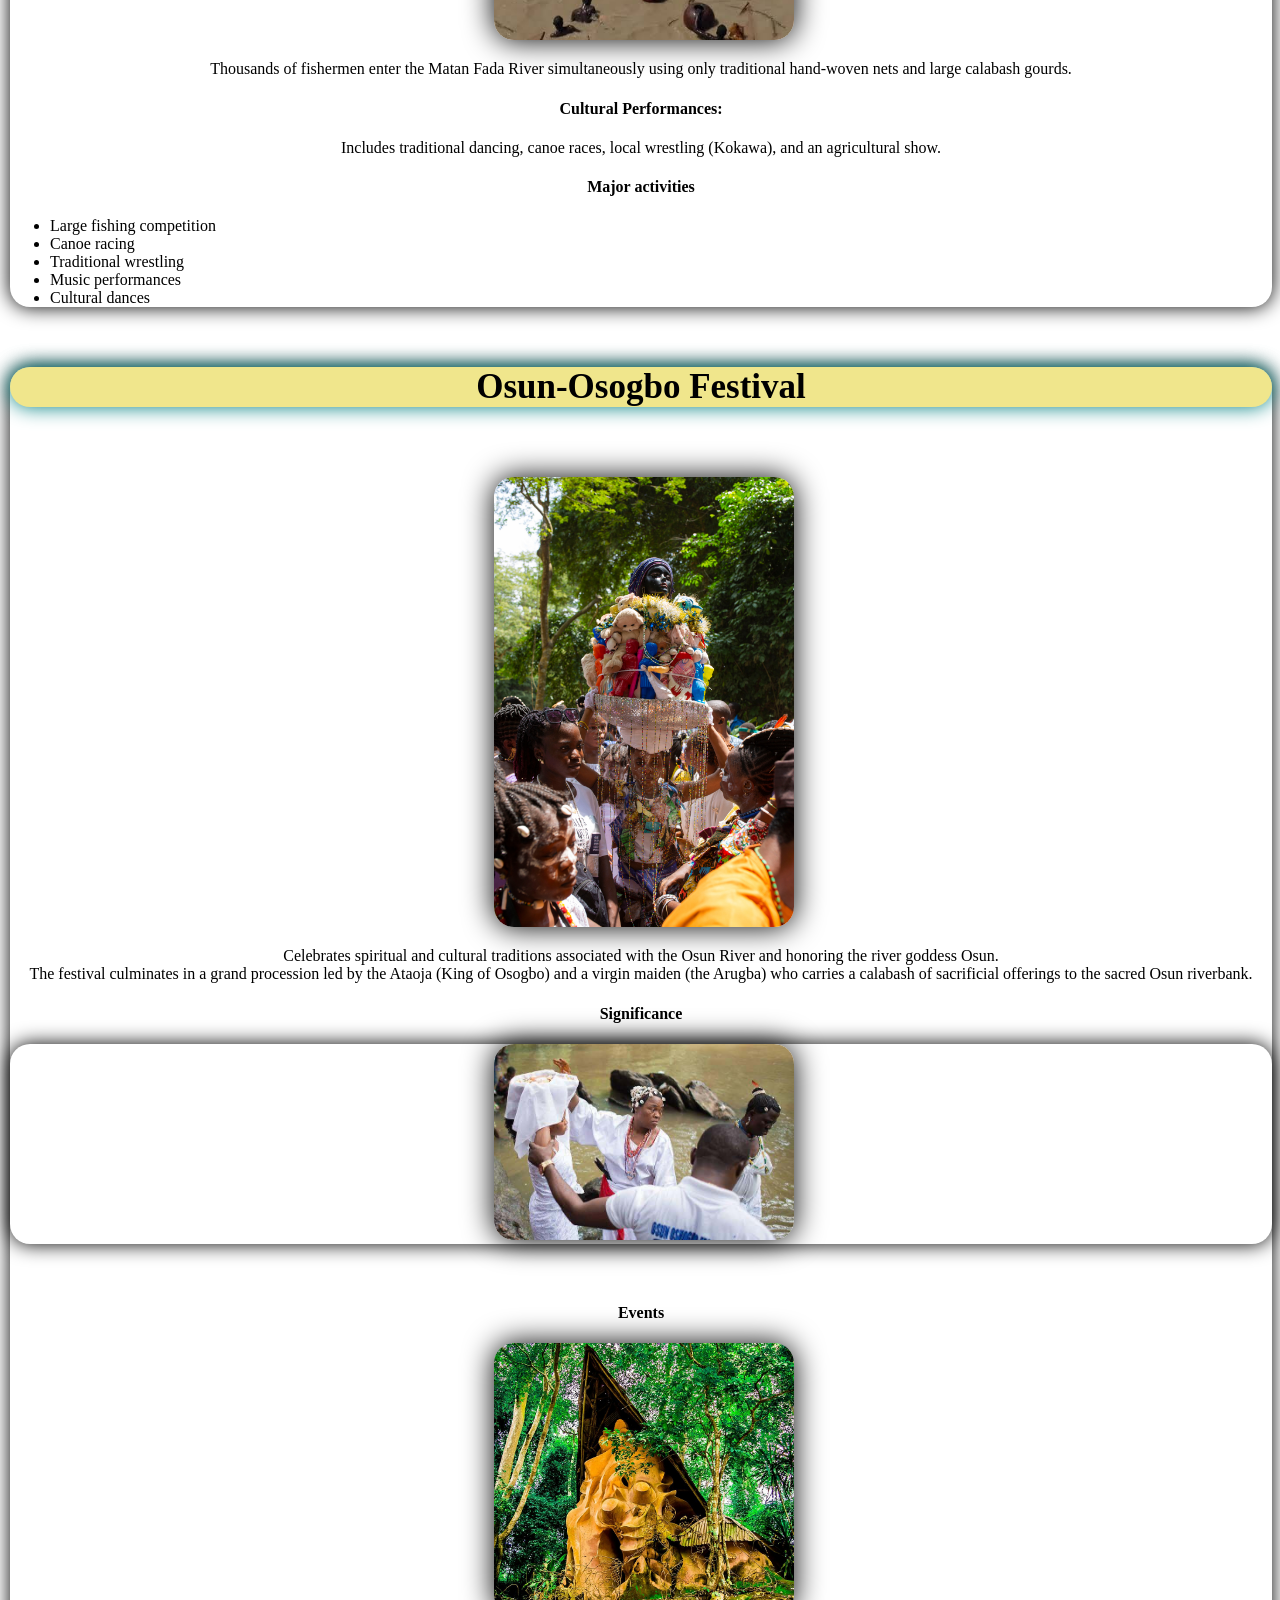
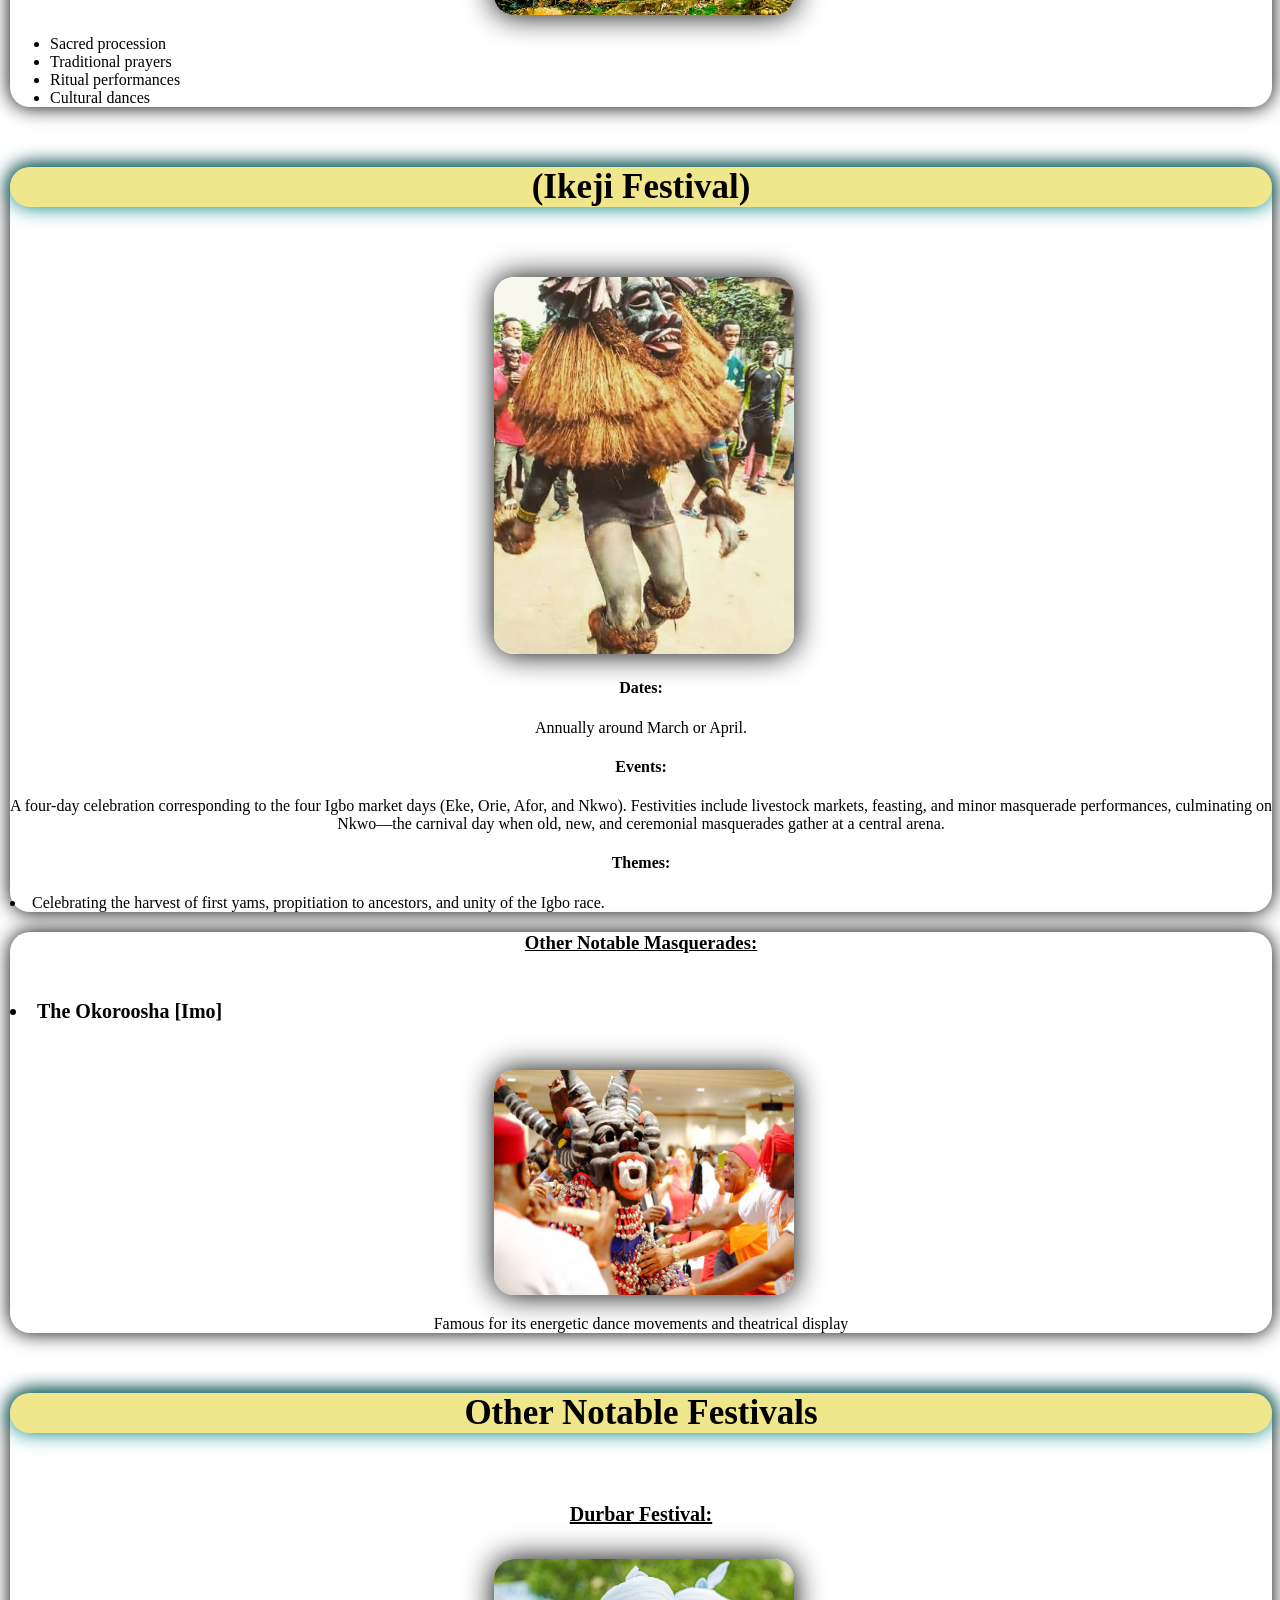
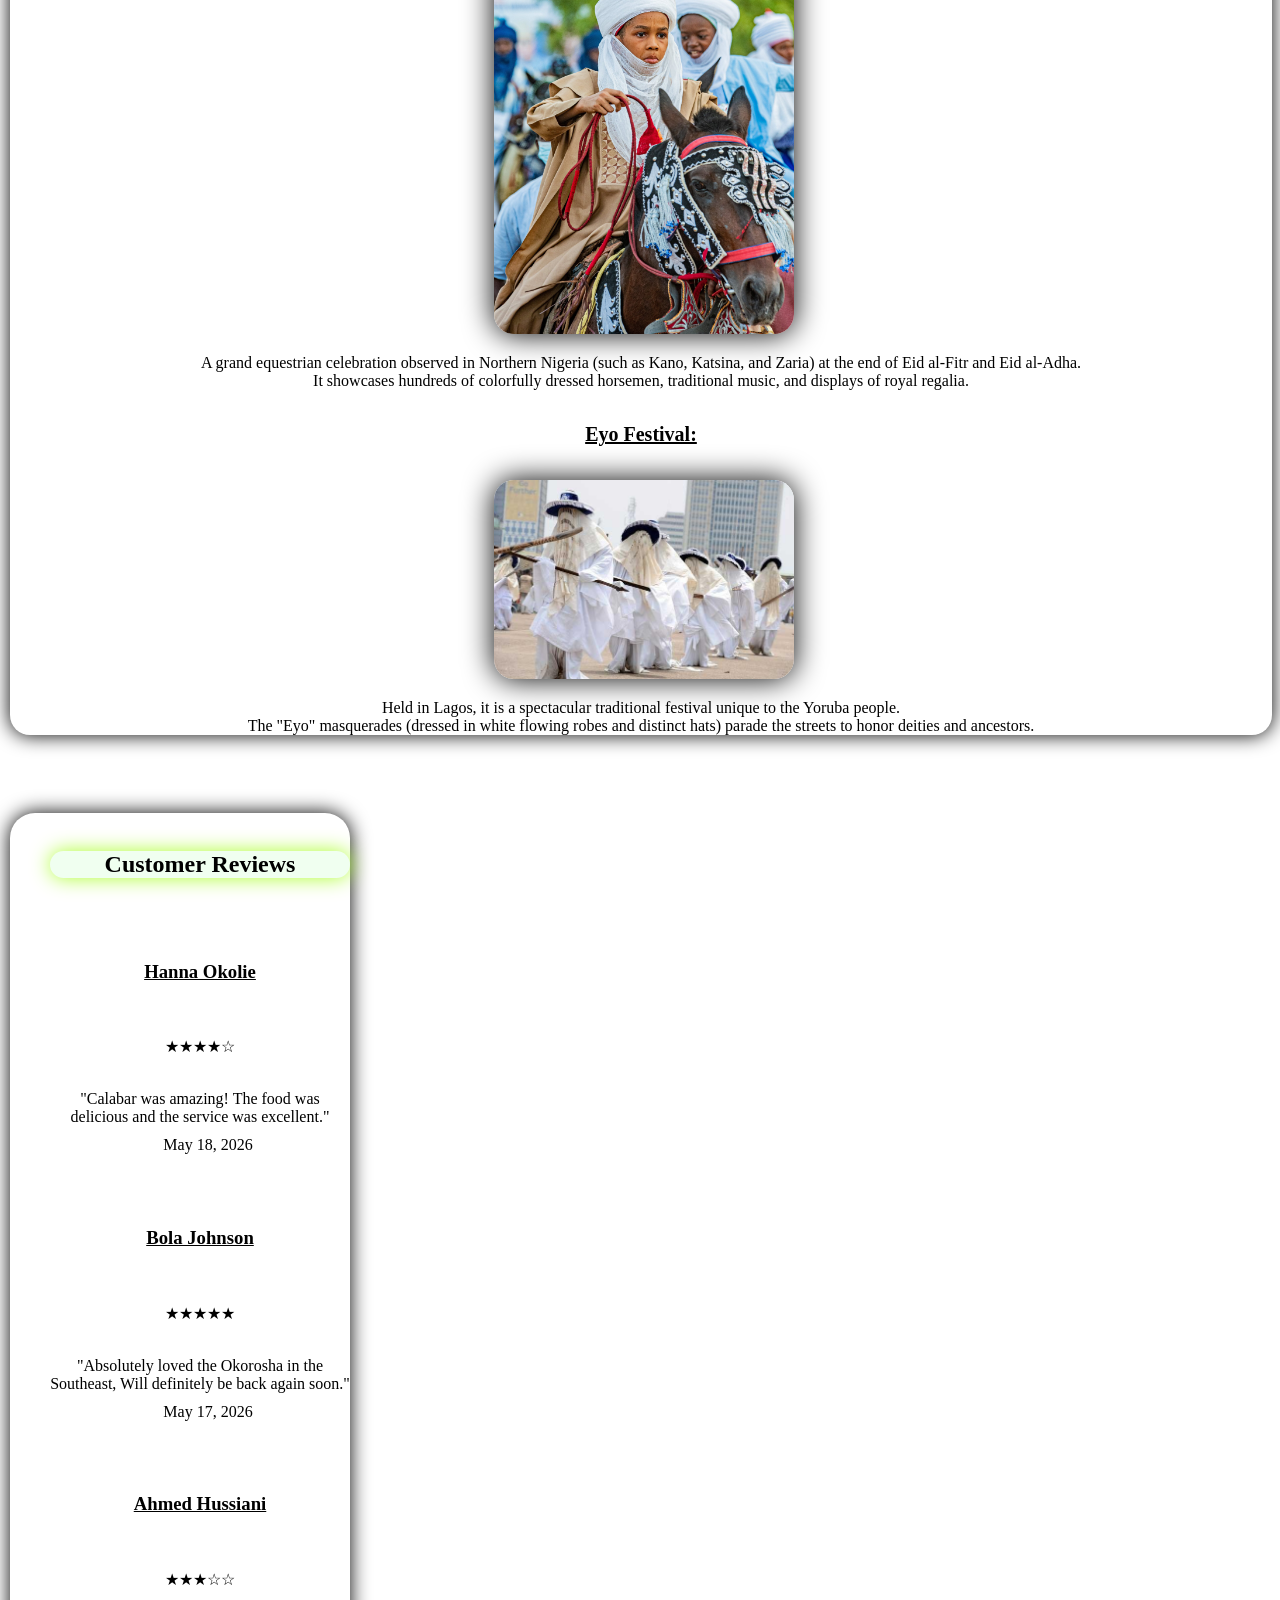
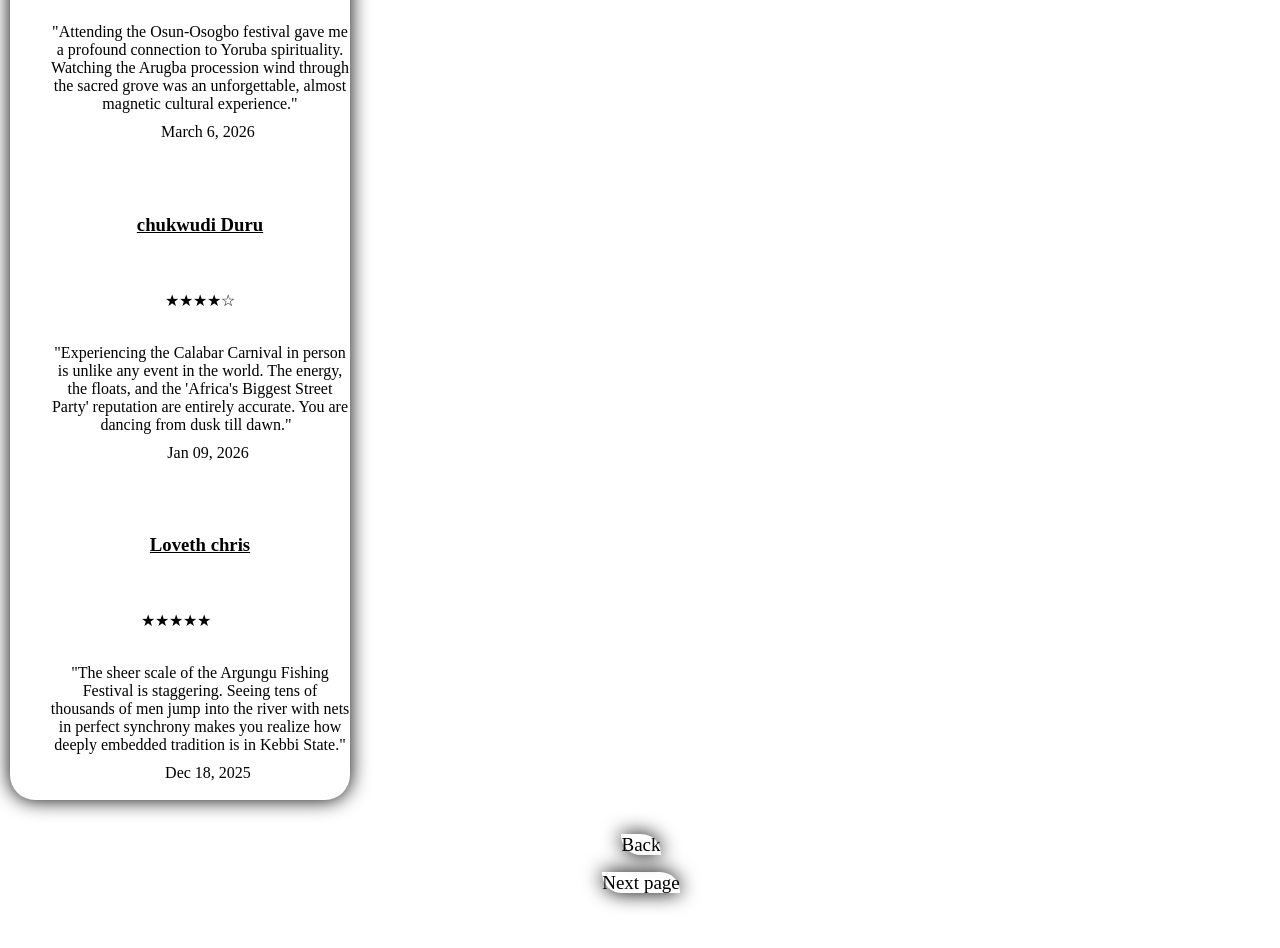
<file: Festival.html>
<!DOCTYPE html>
<html lang="en">
<head>
  <meta charset="UTF-8">
  <meta name="viewport" content="width=device-width, initial-scale=1.0">
  <title>Festival</title>
  <link rel="stylesheet"href="festival.css">
</head>
<body>
  
<h1>Festivals & Cultural Celebrations</h1>
  <div class="p1">
  <p><em> Nigeria has a lot of unique culture and festivals, depending on the particular tribe.</em> </p>
  </div>
  <div class="imo">
<h2>Masquerade Festivals in Igbo Land</h2>
    <input type="image" src="ijele.jpg">
<p>Masquerades in Igbo land are important cultural traditions among the Igbo people. They often represent ancestral spirits, history, entertainment, and community values.</p>
<h4>Dates</h4>
<p>Dates vary by community and local calendar.
Many occur during:</p>
<h4><li>Christmas/New Year celebrations</h4></li> 
    
    <p>(December–January)</p>
    <input type="image" src="Xmas.jpg">
<p><h4>Traditional title ceremonies</h4></p>
<li>New Yam festivals </li><p>(August–September)</p>
    <input type="image" src="yam.jpg">
<h4>Community annual festivals</h4>
    <div class="grid">
<input type="image" src="drum.jpg">
    </div>
    <ul>
<li>Grand entrance processions</li>
<li>Traditional drumming and music</li>
<li>Dance performances</li>
<li>Acrobatic displays</li>
<li>Storytelling and community gatherings</li>
<li>Common themes</li>
<li>Ancestral heritage</li>
<li>Bravery and strength</li>
<li>Protection of the community</li>
<li>Morality and social values</li>
<li>Celebration of identity</li>
    </ul>
  </div>
   
  <div class="cal">
<h2>Calabar Carnival</h2>
<input type="image" src="cal4.jpg" >
<p>Known as "Africa's Biggest Street Party."</p>
<h4>Dates<h4>
<p>Usually held throughout December.
Main parade often takes place near the end of December.</p>
<h4>Major events</h4>
  
  <div class="cala">
  <input type="image" src="cal3.jpg">
  </div>
  <ul>
<li>Massive street parades</li>
<li>Costume competitions</li>
<li>Music concerts</li>
<li>Dance contests</li>
<li>Cultural exhibitions</li>
<li>Children's carnival</li>
<h4>Themes Each year usually has a theme such as:</h4>
  </ul>
    <ul>
<li>Unity</li>
<li>Peace</li>
<li>Tourism</li>
<li>Culture</li>
<li>Youth empowerment</li>
  </ul>
</div>
  <div class="arg">
<h2>Argungu Fishing Festival</h2>
    <input type="image" src="arg.jpg">
<h4>History</h4>
<p>This festival Began several decades ago as a celebration of peace among communities.
  It later grew into an international cultural event.
  Argungu Fishing Festival (Kebbi State)
  <h4>Dates:</h4> 
  <p>Typically held in February.</p>
  <input type="image" src="Argungu.jpg">
  <p>Began in 1934 to celebrate the end of centuries-old hostilities between the Sokoto Caliphate and the Kebbi Kingdom.</p>
  <h4>Competition:</h4> 
  <input type="image" src="arg2.jpg">
  <p>Thousands of fishermen enter the Matan Fada River simultaneously using only traditional hand-woven nets and large calabash gourds.</p>
  <h4>Cultural Performances:</h4> <p>Includes traditional dancing, canoe races, local wrestling (Kokawa), and an agricultural show.

</p>
<h4>Major activities</h4>
  <ul>
<li>Large fishing competition</li>
<li>Canoe racing</li>
<li>Traditional wrestling</li>
<li>Music performances</li>
<li>Cultural dances</li>
  </ul>
</div>
  <div class="osun">
<h2>Osun-Osogbo Festival</h2>
     
  <input type="image" src="osun2.jpg">
    <p>Celebrates spiritual and cultural traditions associated with the Osun River and
  honoring the river goddess Osun.
  <br>
  The festival culminates in a grand procession led by the Ataoja (King of Osogbo) and a virgin maiden (the Arugba) who carries a calabash of sacrificial offerings to the sacred Osun riverbank. 
</p>
<h4>Significance</h4>
    <div class="osun">
  <input type="image" src="osun4.jpg">
    </div>

<h4>Events</h4>
    
  <input type="image" src="osogbo.jpg">
    <ul>
<li>Sacred procession</li>
<li>Traditional prayers</li>
<li>Ritual performances</li>
<li>Cultural dances</li>
    </ul>
</div>
    <div class="ikeji">
<h2>(Ikeji Festival)</h2>
      <input type="image" src="ikeji.jpg">
<h4>Dates: </h4>
<p>Annually around March or April.</p>
<h4>Events: </h4>
<p>A four-day celebration corresponding to the four Igbo market days (Eke, Orie, Afor, and Nkwo). Festivities include livestock markets, feasting, and minor masquerade performances, culminating on Nkwo—the carnival day when old, new, and ceremonial masquerades gather at a central arena.</p>
<h4>Themes: </h4>
<li>Celebrating the harvest of first yams, propitiation to ancestors, and unity of the Igbo race.</li>
    </div>
  <div class="other">
<h3>Other Notable Masquerades: </h3>
    <h6><li>The Okoroosha [Imo]</li></h6>
    <input type="image" src="okoro.jpg">
<p>Famous for its energetic dance movements and theatrical display</p>
  </div>
    <div class="eyo">
  <h2>Other Notable Festivals</h2>
    
  <h5>Durbar Festival: </h5>
        <input type="image" src="durbar.jpg">
  <p>A grand equestrian celebration observed in Northern Nigeria (such as Kano, Katsina, and Zaria) at the end of Eid al-Fitr and Eid al-Adha.<br> It showcases hundreds of colorfully dressed horsemen, traditional music, and displays of royal regalia.</p>
  <h5>Eyo Festival: </h5> 
      <input type="image" src=" eyo.jpg">
      <p>Held in Lagos, it is a spectacular traditional festival unique to the Yoruba people. <br>The "Eyo" masquerades (dressed in white flowing robes and distinct hats) parade the streets to honor deities and ancestors.</p>
    </div>
   
    
       <section class="reviews-section">
        <h1>Customer Reviews</h1>
        <div class="review">
            <div class="reviewer-info">
                
                <h3>Hanna Okolie</h3>
            </div>
            <div class="rating">★★★★☆</div>
            <p class="review-text">"Calabar was amazing! The food was delicious and the service was excellent."</p>
            <span class="review-date">May 18, 2026</span>
        </div>
        <div class="review">
            <div class="reviewer-info">
                
                <h3>Bola Johnson</h3>
            </div>
            <div class="rating">★★★★★</div>
            <p class="review-text">"Absolutely loved the Okorosha in the Southeast, Will definitely be back again soon."</p>
            <span class="review-date">May 17, 2026</span>
        </div>
       
 <div class="review">
            <div class="reviewer-info">
                
                <h3>Ahmed Hussiani</h3>
            </div>
            <div class="rating">★★★☆☆</div>
            <p class="review-text">"Attending the Osun-Osogbo festival gave me a profound connection to Yoruba spirituality. Watching the Arugba procession wind through the sacred grove was an unforgettable, almost magnetic cultural experience."</p>
            <span class="review-date">March 6, 2026</span>
        </div>
   
     <div class="review">
            <div class="reviewer-info">
                
                <h3>chukwudi Duru</h3>
            </div>
            <div class="rating">★★★★☆</div>
            <p class="review-text">"Experiencing the Calabar Carnival in person is unlike any event in the world. The energy, the floats, and the 'Africa's Biggest Street Party' reputation are entirely accurate. You are dancing from dusk till dawn."
  </p>
            <span class="review-date">Jan 09, 2026</span>
        </div>
         
<div class="review">
            <div class="reviewer-info">
               
                <h3>Loveth chris</h3>
            </div>
            <div class="rating">★★★★★
            </div>
            <p class="review-text">"The sheer scale of the Argungu Fishing Festival is staggering. Seeing tens of thousands of men jump into the river with nets in perfect synchrony makes you realize how deeply embedded tradition is in Kebbi State."</p>
            <span class="review-date">Dec 18, 2025</span>
        </div>
       </section>
         <div class="link">
     <p><a href="Culture.html">Back</a></p>
    <p><a href="cuisine.html">Next page</a></p>
         </div>
       </body>
</html>
</file>
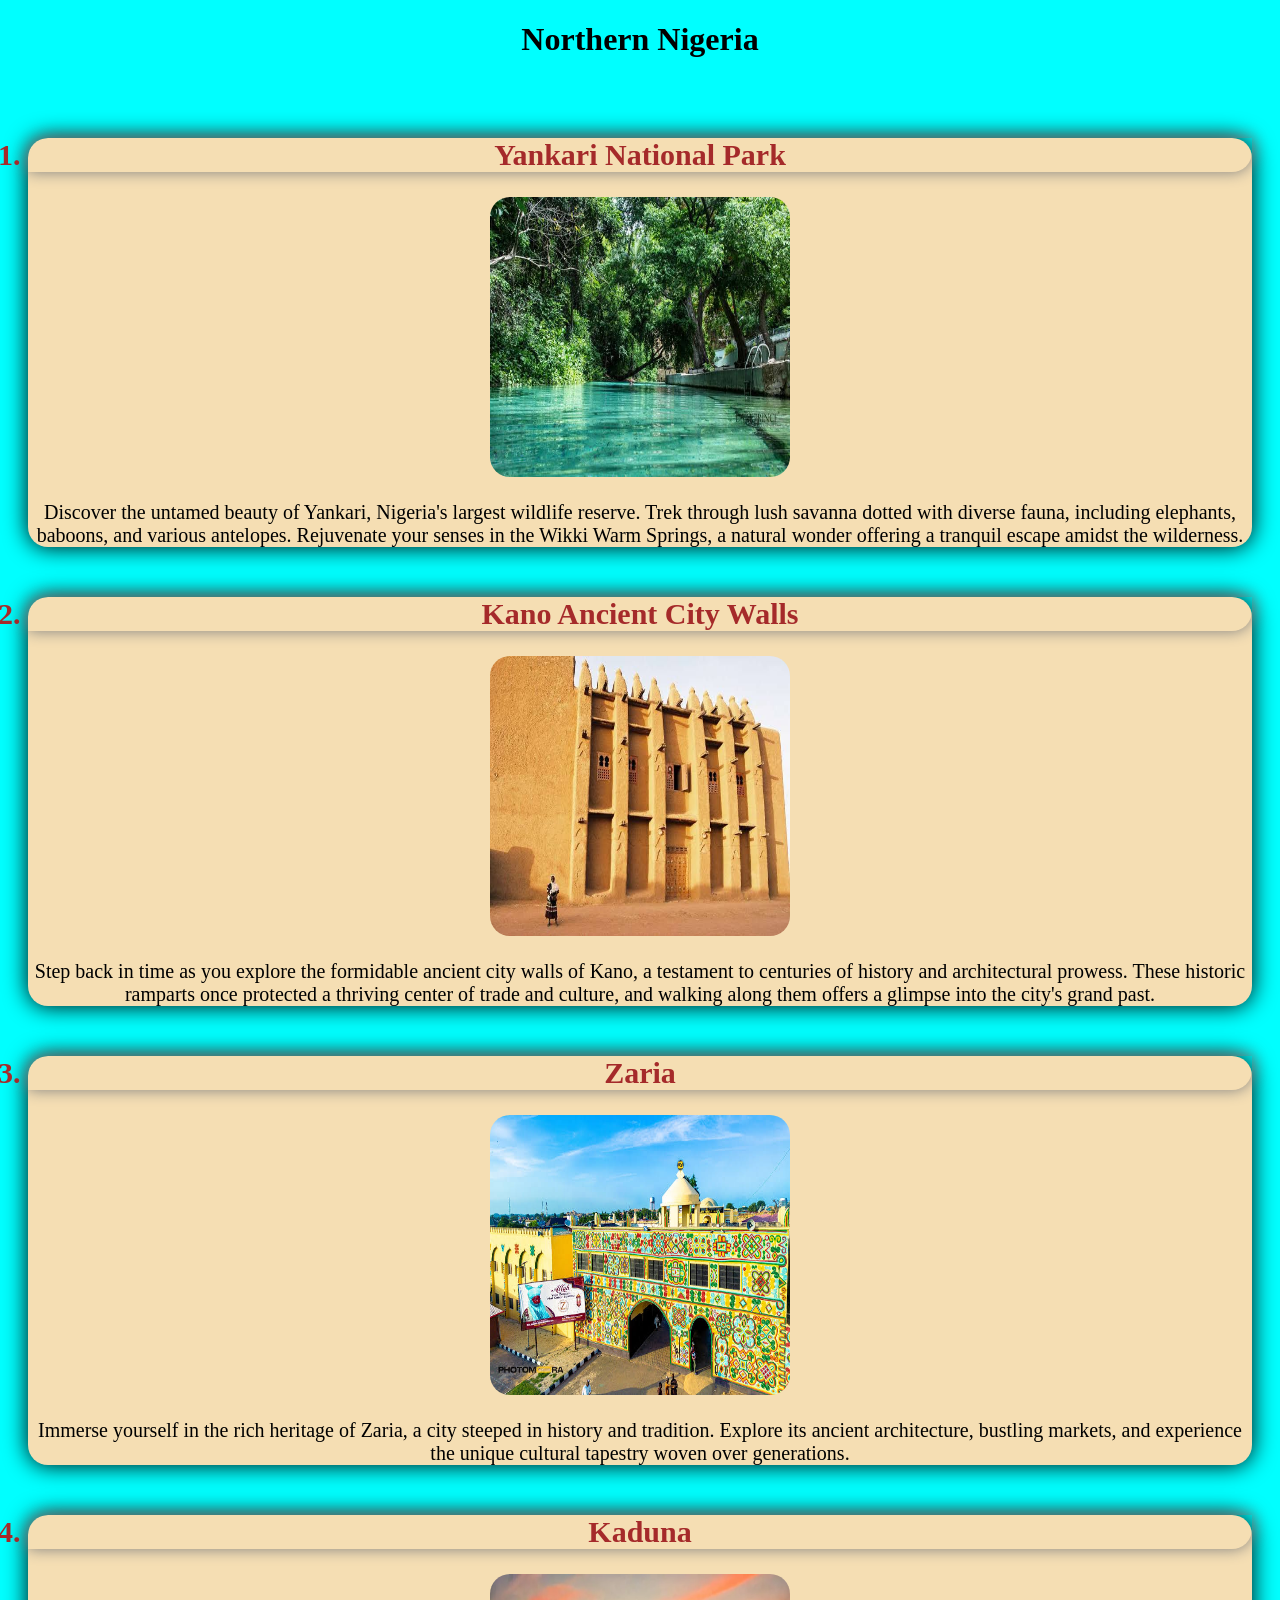
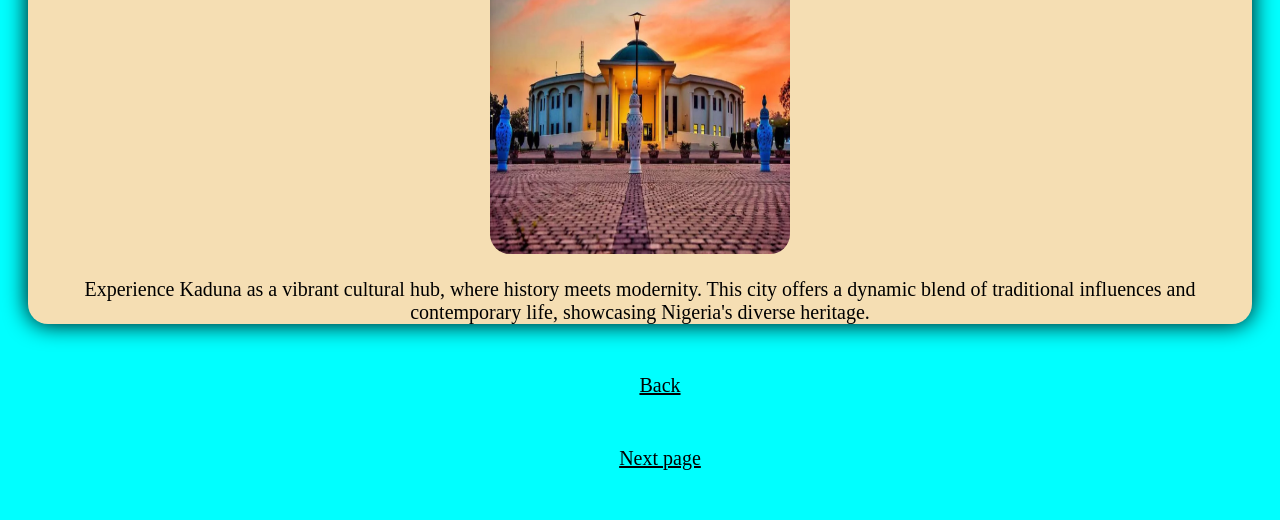
<file: Northern Nigeria.html>
<!DOCTYPE html>
<html lang="en">
<head>
  <meta charset="UTF-8">
  <meta http-equiv="X-UA-Compatible" content="IE=Edge">
  <meta name="viewport" content="width=device-width, initial-scale=1.0">
  <title>North</title>
  <link rel="stylesheet"href="North.css">
</head>
<body>
  <H1> Northern Nigeria</H1>
  <ol>
    <div class="yankari">
    <h2><li>
  Yankari National Park
    </li>
    </h2>
       <input type="image" src="Yak.jpeg">
    <p>Discover the untamed beauty of Yankari, Nigeria's largest wildlife reserve. Trek through lush savanna dotted with diverse fauna, including elephants, baboons, and various antelopes. Rejuvenate your senses in the Wikki Warm Springs, a natural wonder offering a tranquil escape amidst the wilderness.
      </p>
      </li>
  </div>
  <div class="yankari">
    <h2><li>
 Kano Ancient City Walls
    </li>
    </h2>
     <input type="image" src="kano.jpg">
    <p>
 
  Step back in time as you explore the formidable ancient city walls of Kano, a testament to centuries of history and architectural prowess. These historic ramparts once protected a thriving center of trade and culture, and walking along them offers a glimpse into the city's grand past.
  </p>
      </li>
  </div>
<div class="yankari">
    <h2><li>
  Zaria
    </li>
    </h2>
   <input type="image" src="zaria.jpg">
    <p> Immerse yourself in the rich heritage of Zaria, a city steeped in history and tradition. Explore its ancient architecture, bustling markets, and experience the unique cultural tapestry woven over generations.
      </p>
      </li>
  </div>
      <div class="yankari">
    <h2><li>
Kaduna
    </li>
    </h2>
         <input type="image" src="kaduna.jpg">
    <p>Experience Kaduna as a vibrant cultural hub, where history meets modernity. This city offers a dynamic blend of traditional influences and contemporary life, showcasing Nigeria's diverse heritage.
    </p>
      </li>
  </div>

        <p>
          <a href="Page 2.html">Back</a>
        </p>
        <p>
          <a href="South-East.html">Next page</a>
        </p>
</body>
</html>
</file>
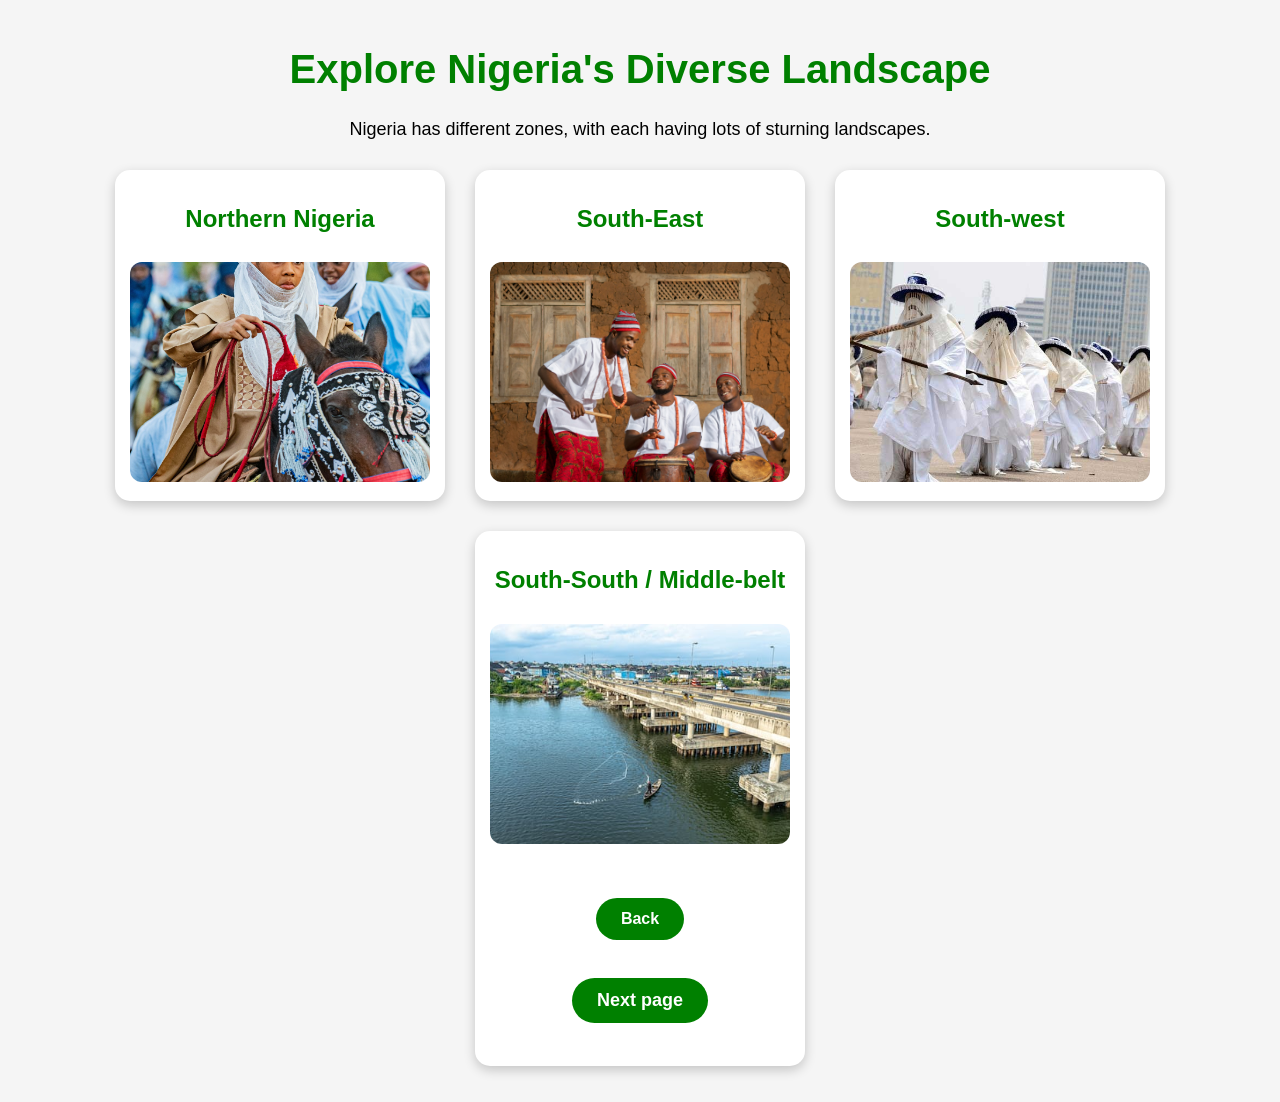
<file: Page 2.html>
<!DOCTYPE html>

<html>
<head>
<meta charset="UTF-8">
<meta name="viewport" content="width=device-width, initial-scale=1.0">

<title>destination</title>
<link rel="stylesheet" href="Destinations.css">
</head>
<body>
  <h1> <b>Explore Nigeria's Diverse Landscape</b>
  </h1>
  <p>Nigeria has different zones, with each having lots of sturning landscapes.</p>
  <ol>
    <div class="gen">
    <div class="north">
    <h2><li>
      <a href="Northern Nigeria.html"> 
   Northern Nigeria</h2>

  
  <input type="image" src="durbar.jpg"></a>
</div>
      
      
<div class="east">
  <h2><a href="South-East.html">
    <li> South-East
    </li>
  </h2>
<input type="image"src="drum.jpg"></a>
</div>
      
<div class="west">
<h2><a href="South-West.html">
  <li>
    South-west
  </li>
</h2>
<input type="image"src="eyo.jpg"></a>
</div>
      
      
<div class="south">
<h2>
  <li>
    <a href="south.html">South-South / Middle-belt
  </li>
</h2>
  <input type="image"src="ikot.jpg"></a>


      
    <div class="next">
         <a href="index.html"><b> Back</b></a>
      <p> <a href="Culture.html"><b>Next page</b></a></p>
      
    </div>
    </div>
  </ol>
</body>
    
   
</html>
</file>
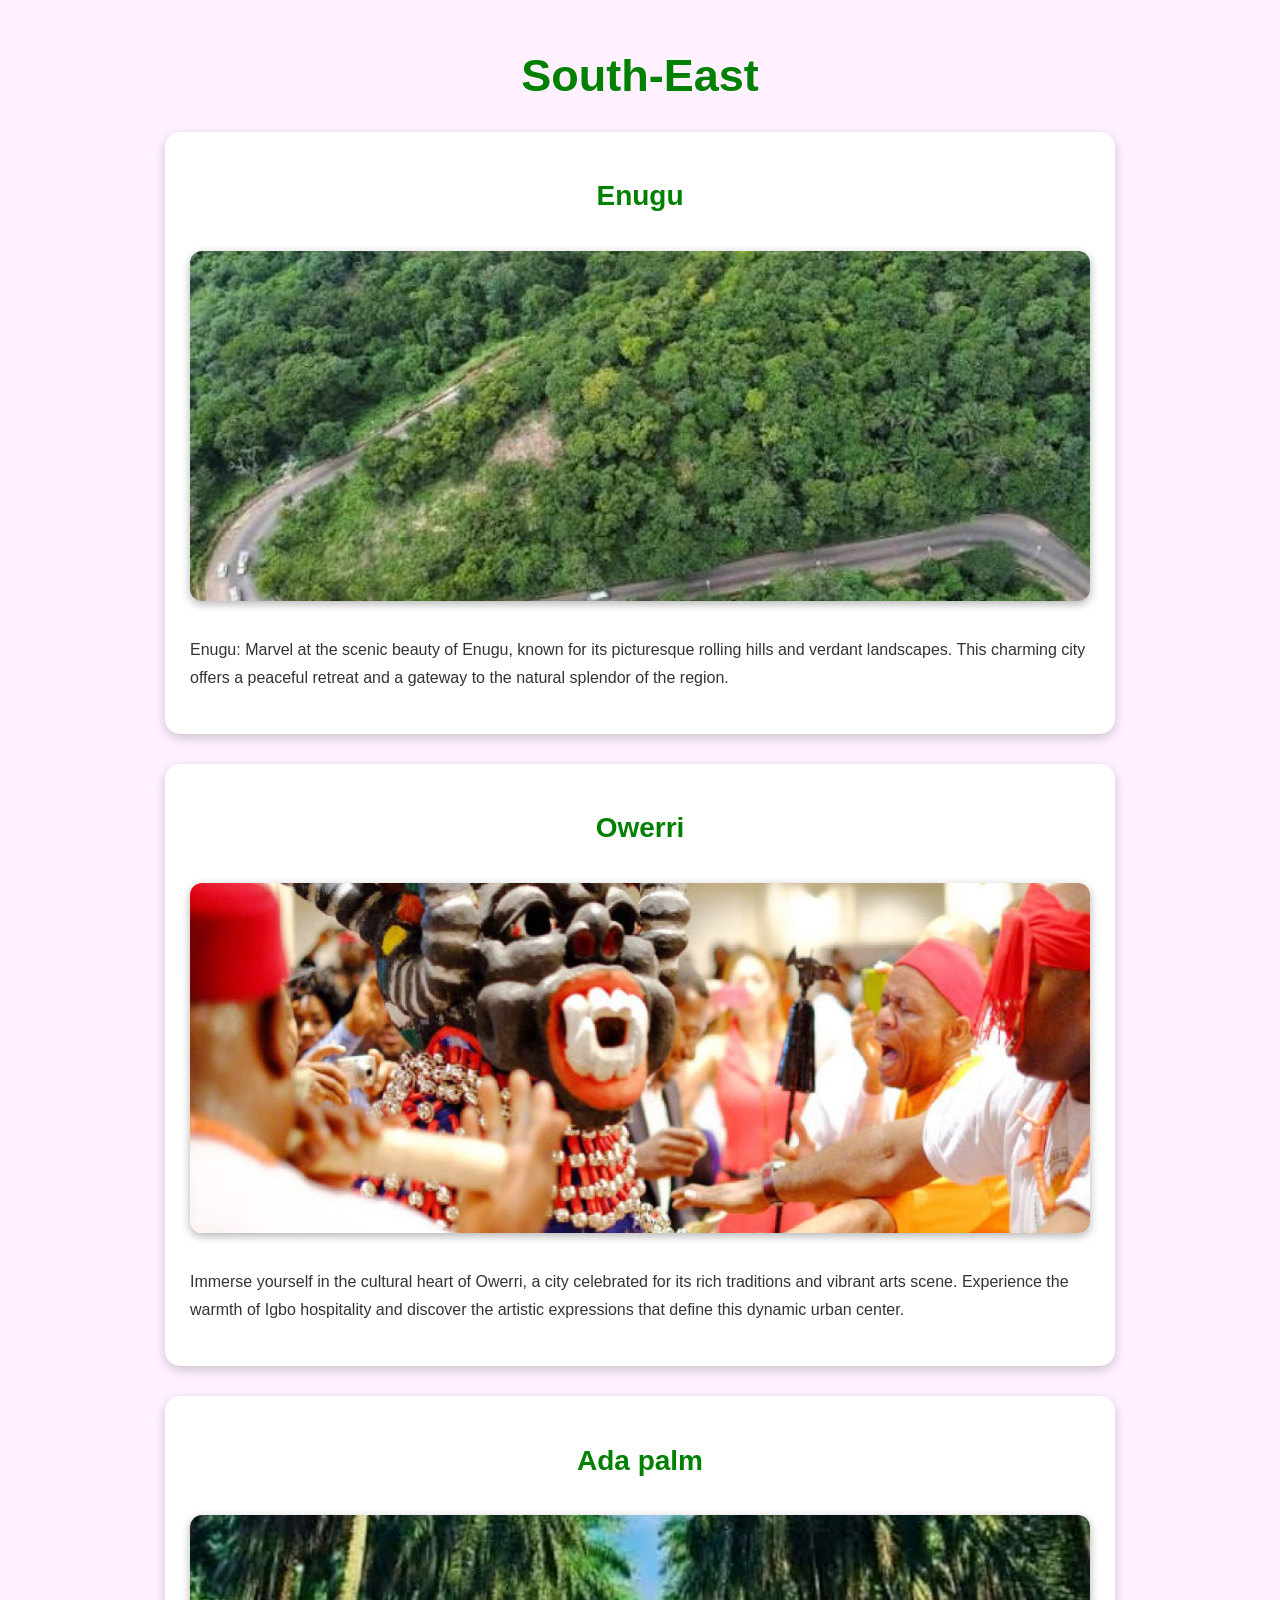
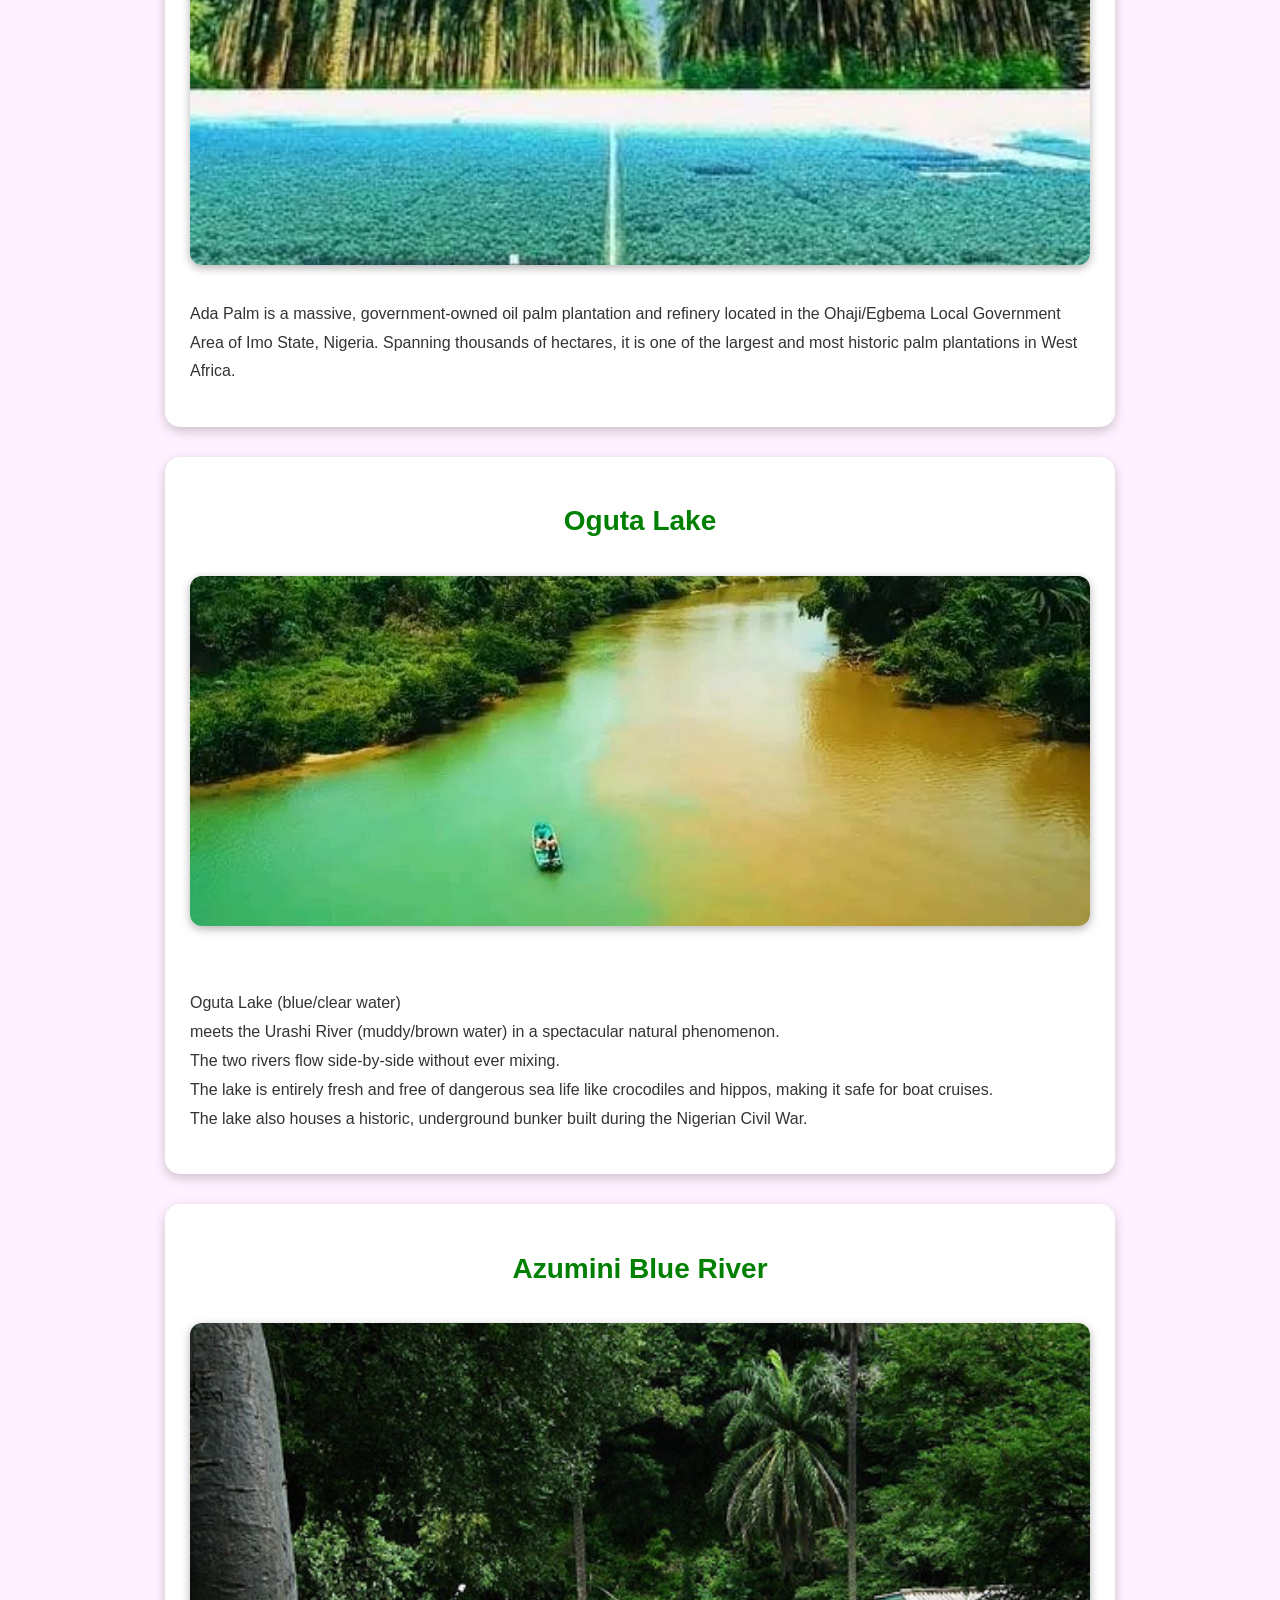
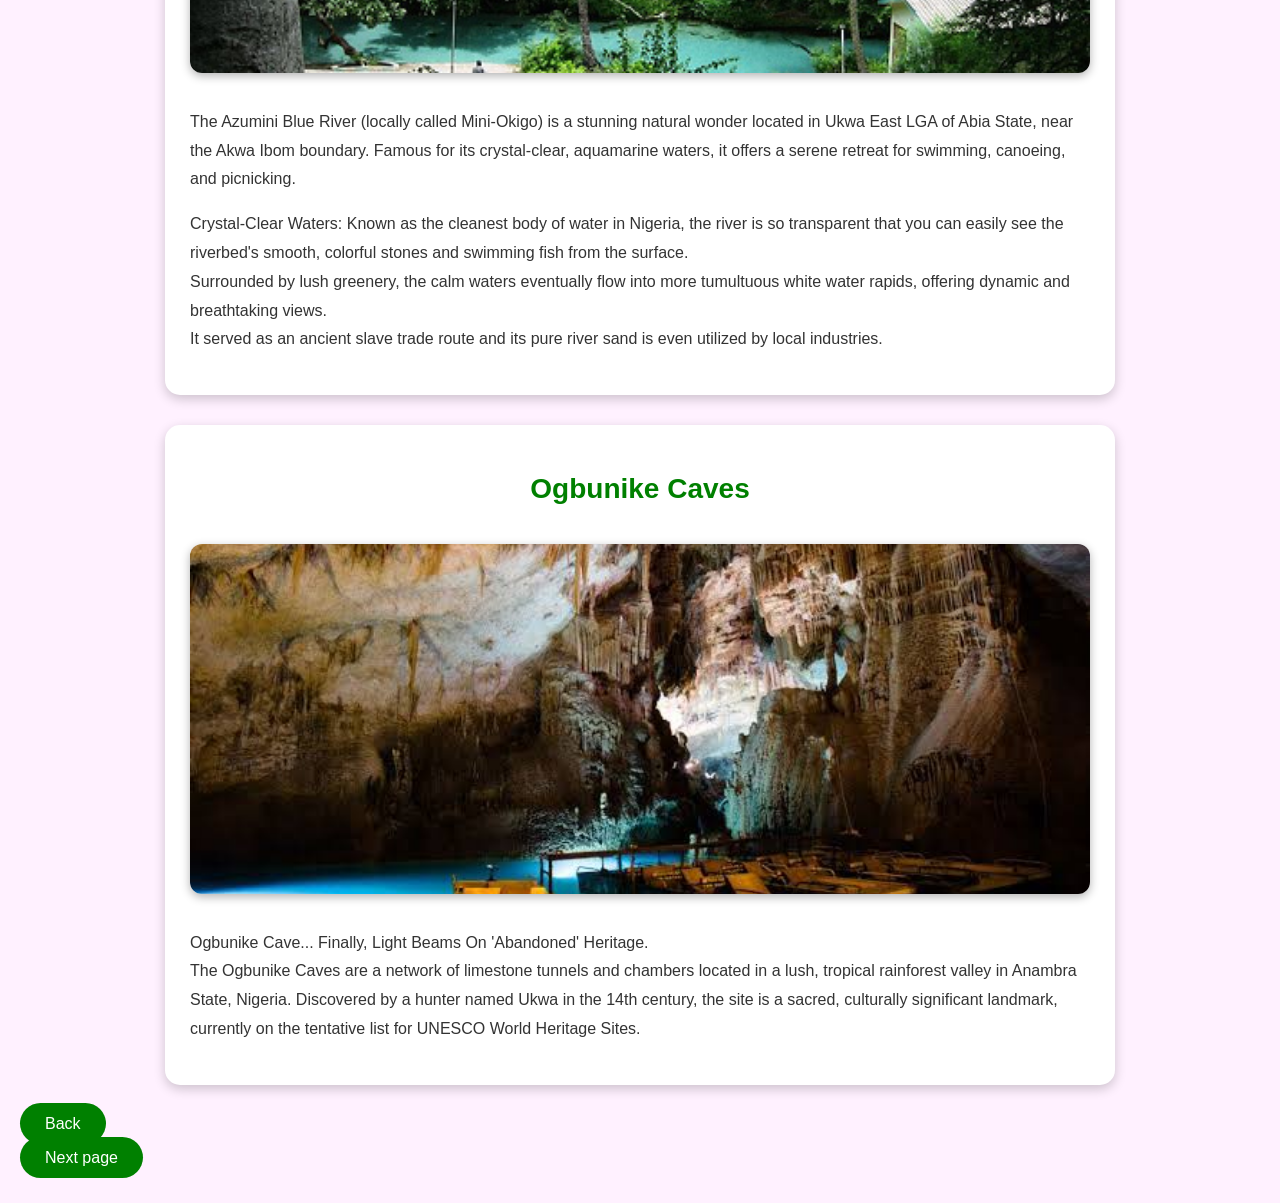
<file: South-East.html>
<!DOCTYPE html>
<html lang="en">
<head>
  <meta charset="UTF-8">
  <meta http-equiv="X-UA-Compatible" content="IE=Edge">
  <meta name="viewport" content="width=device-width, initial-scale=1.0">
  <title>East</title>
  <link rel="stylesheet" href="southeast.css">
</head>
<body>
  <h1>
    South-East
  </h1>
  
  <ol>
    <div class="enugu">
    <h2><li>
  Enugu
    </li>
    </h2>
       <input type="image" src="enugu.jpg">
    <p>
  Enugu: Marvel at the scenic beauty of Enugu, known for its picturesque rolling hills and verdant landscapes. This charming city offers a peaceful retreat and a gateway to the natural splendor of the region.
       </p>
      </li>
  </div>
  
    <div class="enugu">
    <h2><li>
Owerri
    </li>
    </h2>
       <input type="image" src="okoro.jpg">
    <p>
 Immerse yourself in the cultural heart of Owerri, a city celebrated for its rich traditions and vibrant arts scene. Experience the warmth of Igbo hospitality and discover the artistic expressions that define this dynamic urban center.

  </p>
      </li>
  </div>
    <div class="enugu">
    <h2><li>
  Ada palm
    </li>
    </h2>
       <input type="image" src="ada.jpg">
    <p>
      Ada Palm is a massive, government-owned oil palm plantation and refinery located in the Ohaji/Egbema Local Government Area of Imo State, Nigeria. Spanning thousands of hectares, it is one of the largest and most historic palm plantations in West Africa. 
       </p>
      </li>
  </div>
      
  
    <div class="enugu">
    <h2><li>
  Oguta Lake
    </li>
    </h1>
       <input type="image" src="oguta.jpg">
    <p><br>Oguta Lake (blue/clear water) </br>
      meets the Urashi River (muddy/brown water) in a spectacular natural phenomenon. 
      <br>The two rivers flow side-by-side without ever mixing.
      <br>The lake is entirely fresh and free of dangerous sea life like crocodiles and hippos, making it safe for boat cruises.
      <br>The lake also houses a historic, underground bunker built during the Nigerian Civil War.
       </p>
      </li>
  </div>
      
 
    <div class="enugu">
    <h2><li>
  Azumini Blue River
    </li>
    </h2>
       <input type="image" src="azumini.jpg">
    <p>The Azumini Blue River (locally called Mini-Okigo) is a stunning natural wonder located in Ukwa East LGA of Abia State, near the Akwa Ibom boundary. Famous for its crystal-clear, aquamarine waters, it offers a serene retreat for swimming, canoeing, and picnicking. 
  </p>
      <p>
Crystal-Clear Waters: Known as the cleanest body of water in Nigeria, the river is so transparent that you can easily see the riverbed's smooth, colorful stones and swimming fish from the surface.
        <br>Surrounded by lush greenery, the calm waters eventually flow into more tumultuous white water rapids, offering dynamic and breathtaking views.
        <br>It served as an ancient slave trade route and its pure river sand is even utilized by local industries. 
      </p>
      </li>
  </div>
 
    <div class="enugu">
    <h2><li>
Ogbunike Caves
    </li>
    </h2>
       <input type="image" src="ogbunike.jpg">
    <p>Ogbunike Cave... Finally, Light Beams On 'Abandoned' Heritage.
      <br>The Ogbunike Caves are a network of limestone tunnels and chambers located in a lush, tropical rainforest valley in Anambra State, Nigeria. Discovered by a hunter named Ukwa in the 14th century, the site is a sacred, culturally significant landmark, currently on the tentative list for UNESCO World Heritage Sites. 
       </p>
      </li>
  </div>
  <p>
          <a href="Page 2.html">Back</a>
        </p>
        <p>
          <a href="South-West.html">Next page</a>
        </p>
</body>
</html>
</file>
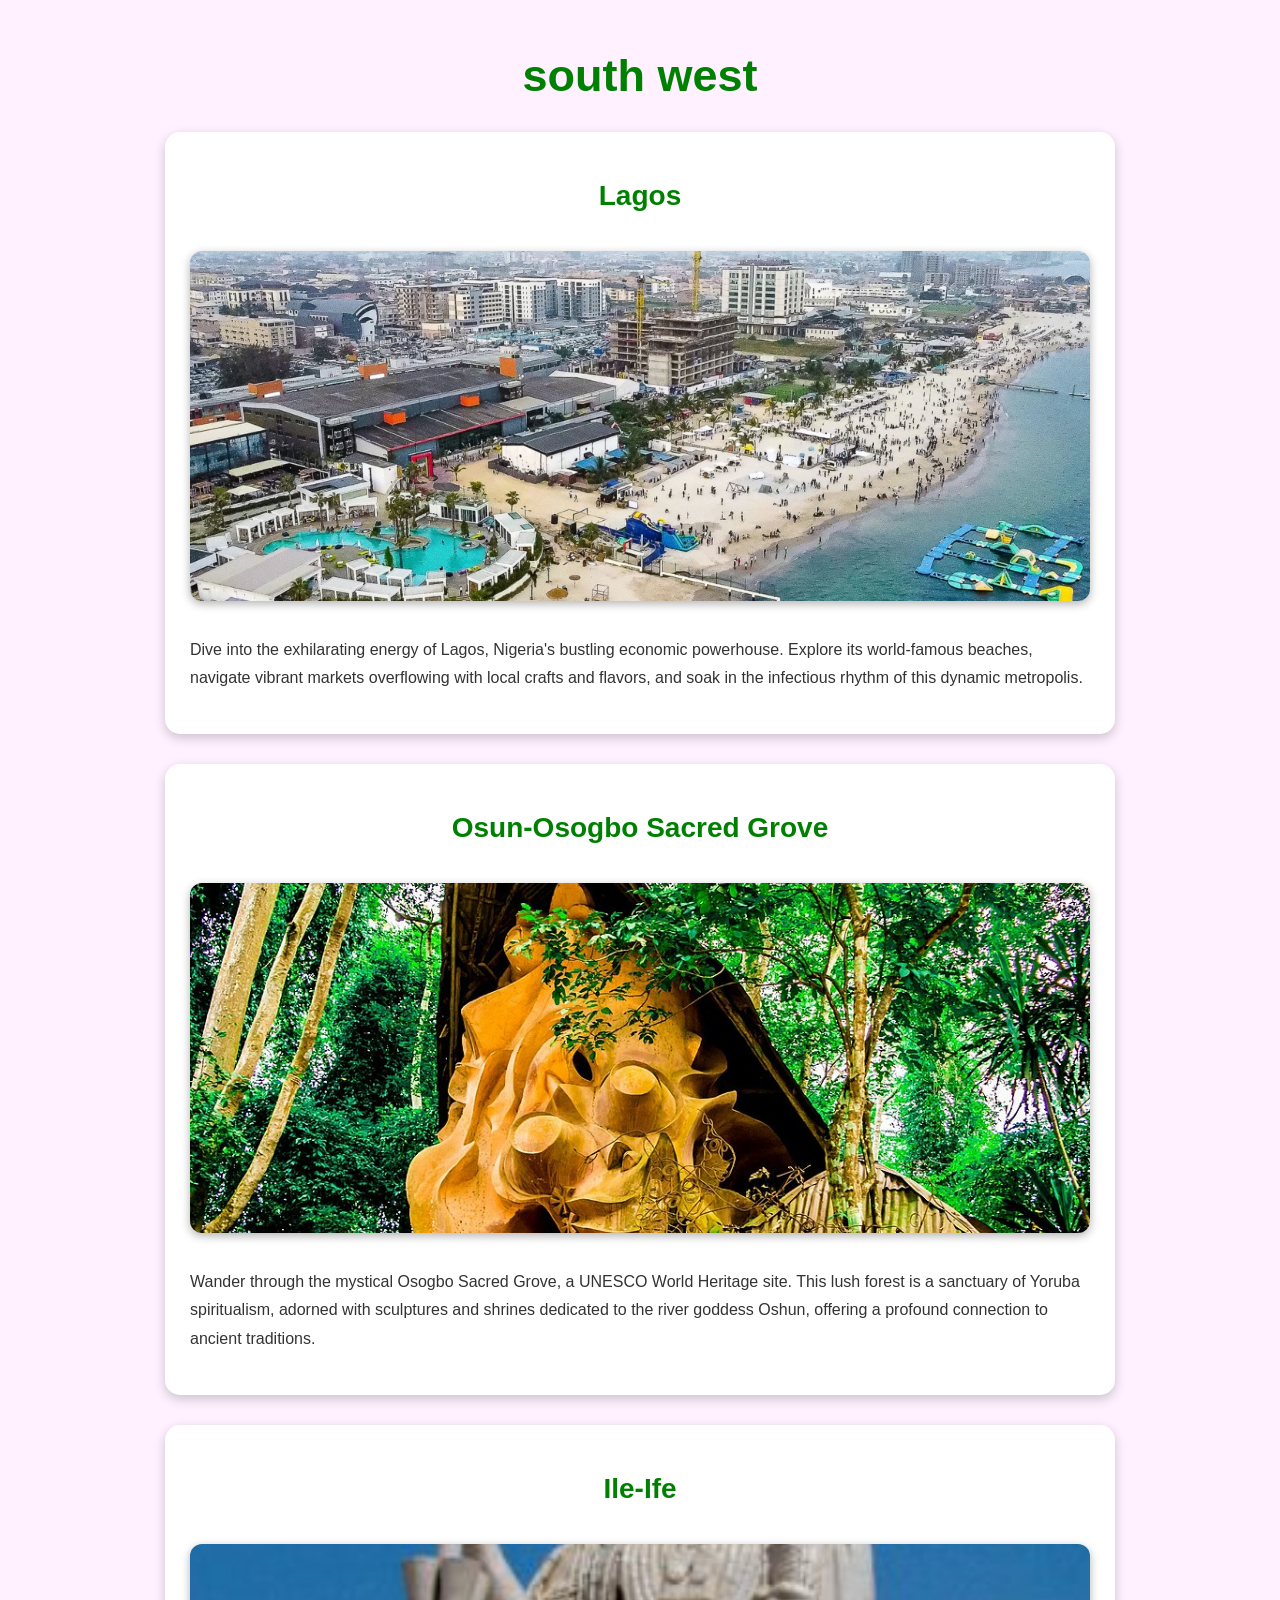
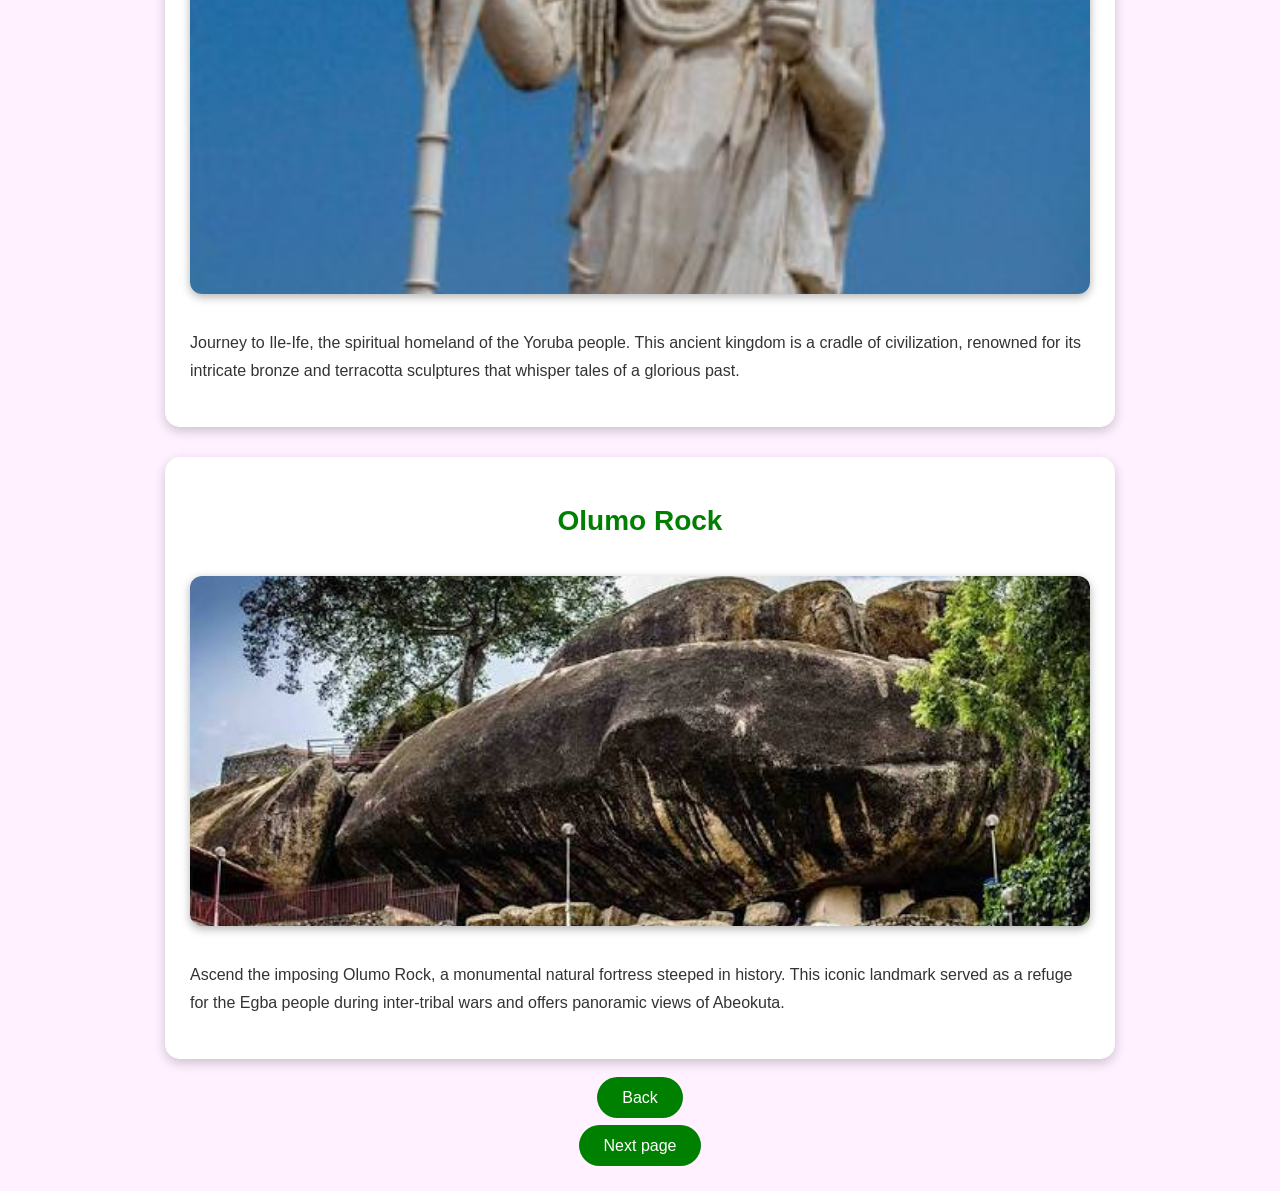
<file: South-West.html>
<!DOCTYPE html>
<html lang="en">
<head>
<meta charset="UTF-8">
<meta name="viewport" content="width=device-width, initial-scale=1.0">

<title>South West</title>

<link rel="stylesheet" href="West.css">
</head>

<body>
  <h1>
    south west
   
  </h1>
  <ol>
    <div class="west">
    <h2><li>
  Lagos
    </li>
    </h1>
       <input type="image" src="lagos.jpg">
    <p>Dive into the exhilarating energy of Lagos, Nigeria's bustling economic powerhouse. Explore its world-famous beaches, navigate vibrant markets overflowing with local crafts and flavors, and soak in the infectious rhythm of this dynamic metropolis.
       </p>
      </li>
  </div>
  
 <div class="west">
    <h2><li>
  Osun-Osogbo Sacred Grove
    </li>
    </h1>
       <input type="image" src="osogbo.jpg">
    <p>Wander through the mystical Osogbo Sacred Grove, a UNESCO World Heritage site. This lush forest is a sanctuary of Yoruba spiritualism, adorned with sculptures and shrines dedicated to the river goddess Oshun, offering a profound connection to ancient traditions.
       </p>
      </li>
  </div>
 <div class="west">
    <h2><li>
  Ile-Ife
    </li>
    </h1>
       <input type="image" src="ife.jpg">
    <p>Journey to Ile-Ife, the spiritual homeland of the Yoruba people. This ancient kingdom is a cradle of civilization, renowned for its intricate bronze and terracotta sculptures that whisper tales of a glorious past.
       </p>
      </li>
  </div>
 <div class="west">
    <h2><li>
  Olumo Rock
    </li>
    </h1>
       <input type="image" src="olumo.jpg">
    <p>Ascend the imposing Olumo Rock, a monumental natural fortress steeped in history. This iconic landmark served as a refuge for the Egba people during inter-tribal wars and offers panoramic views of Abeokuta.
       </p>
      </li>
  </div>
</ol>
  <p>
          <a href="Page 2.html">Back</a>
        </p>
        <p>
          <a href="south.html">Next page</a>
        </p>
</body>
</html>
</file>
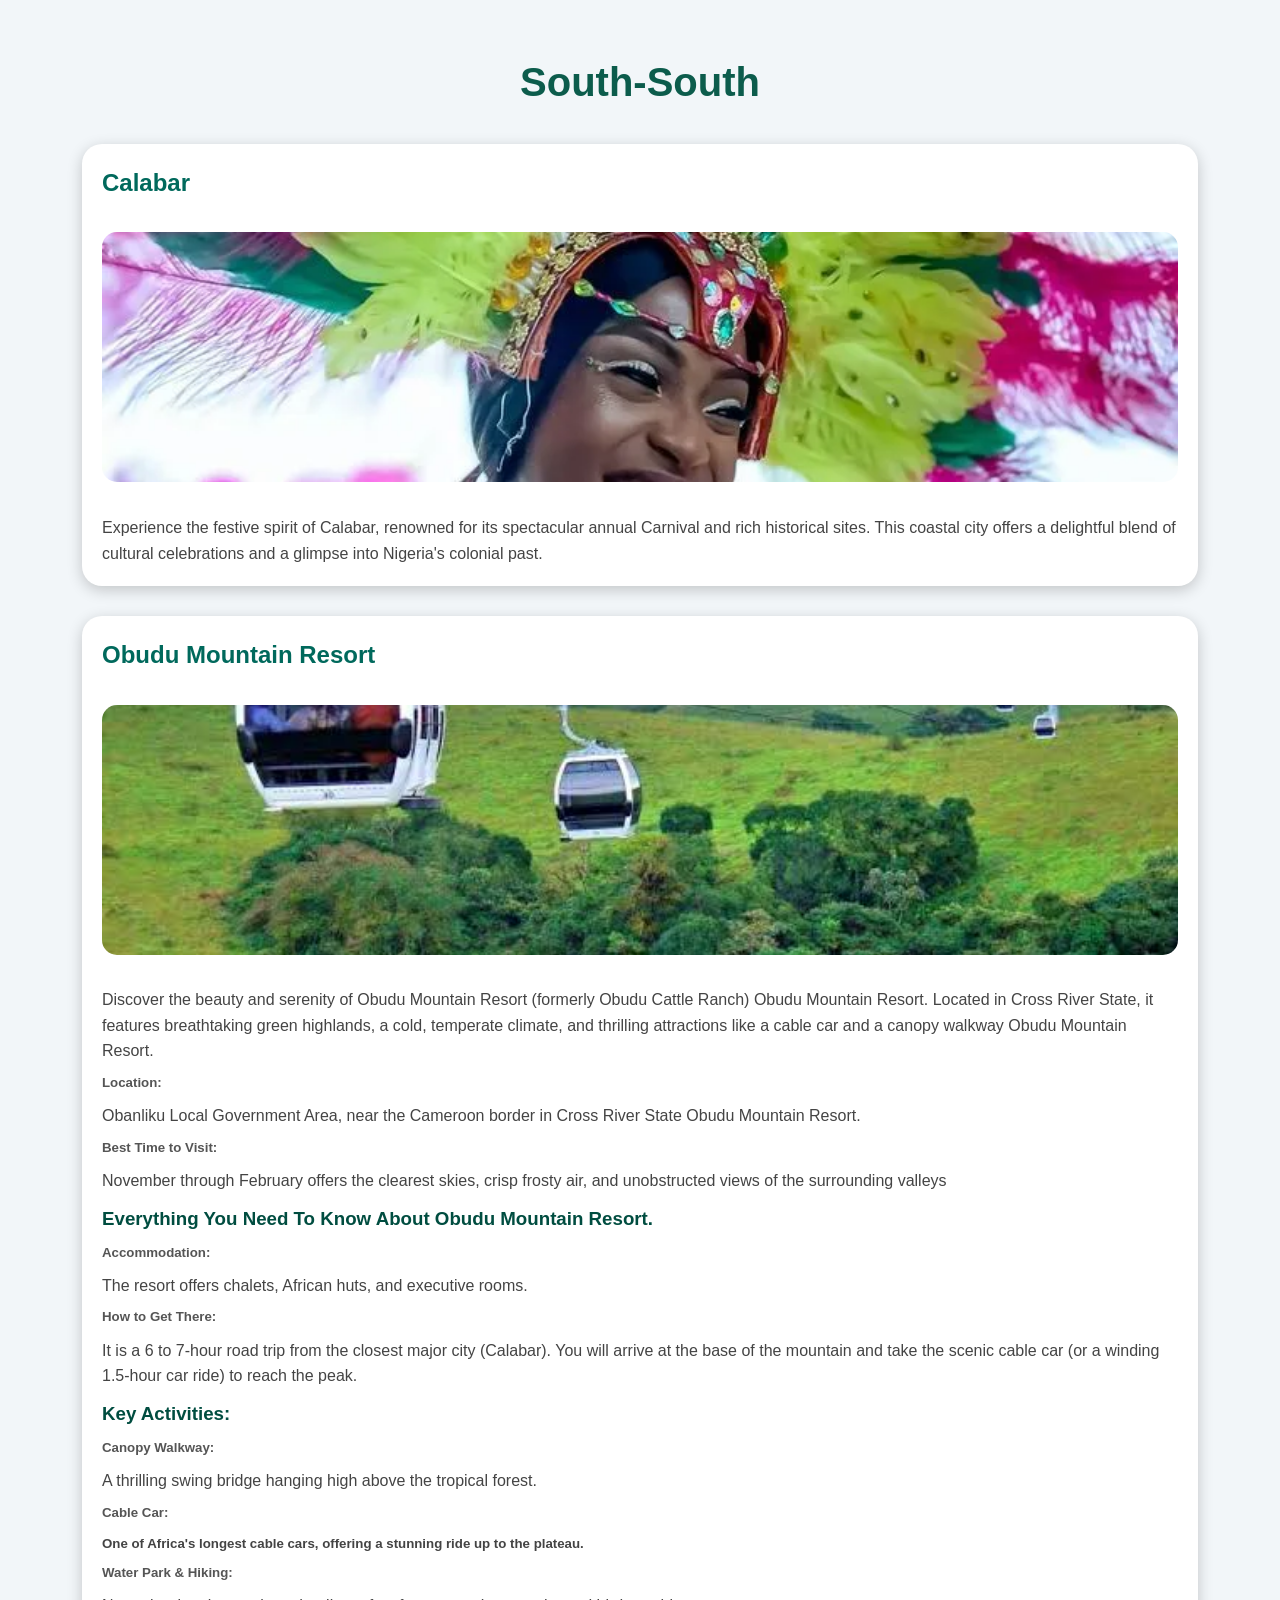
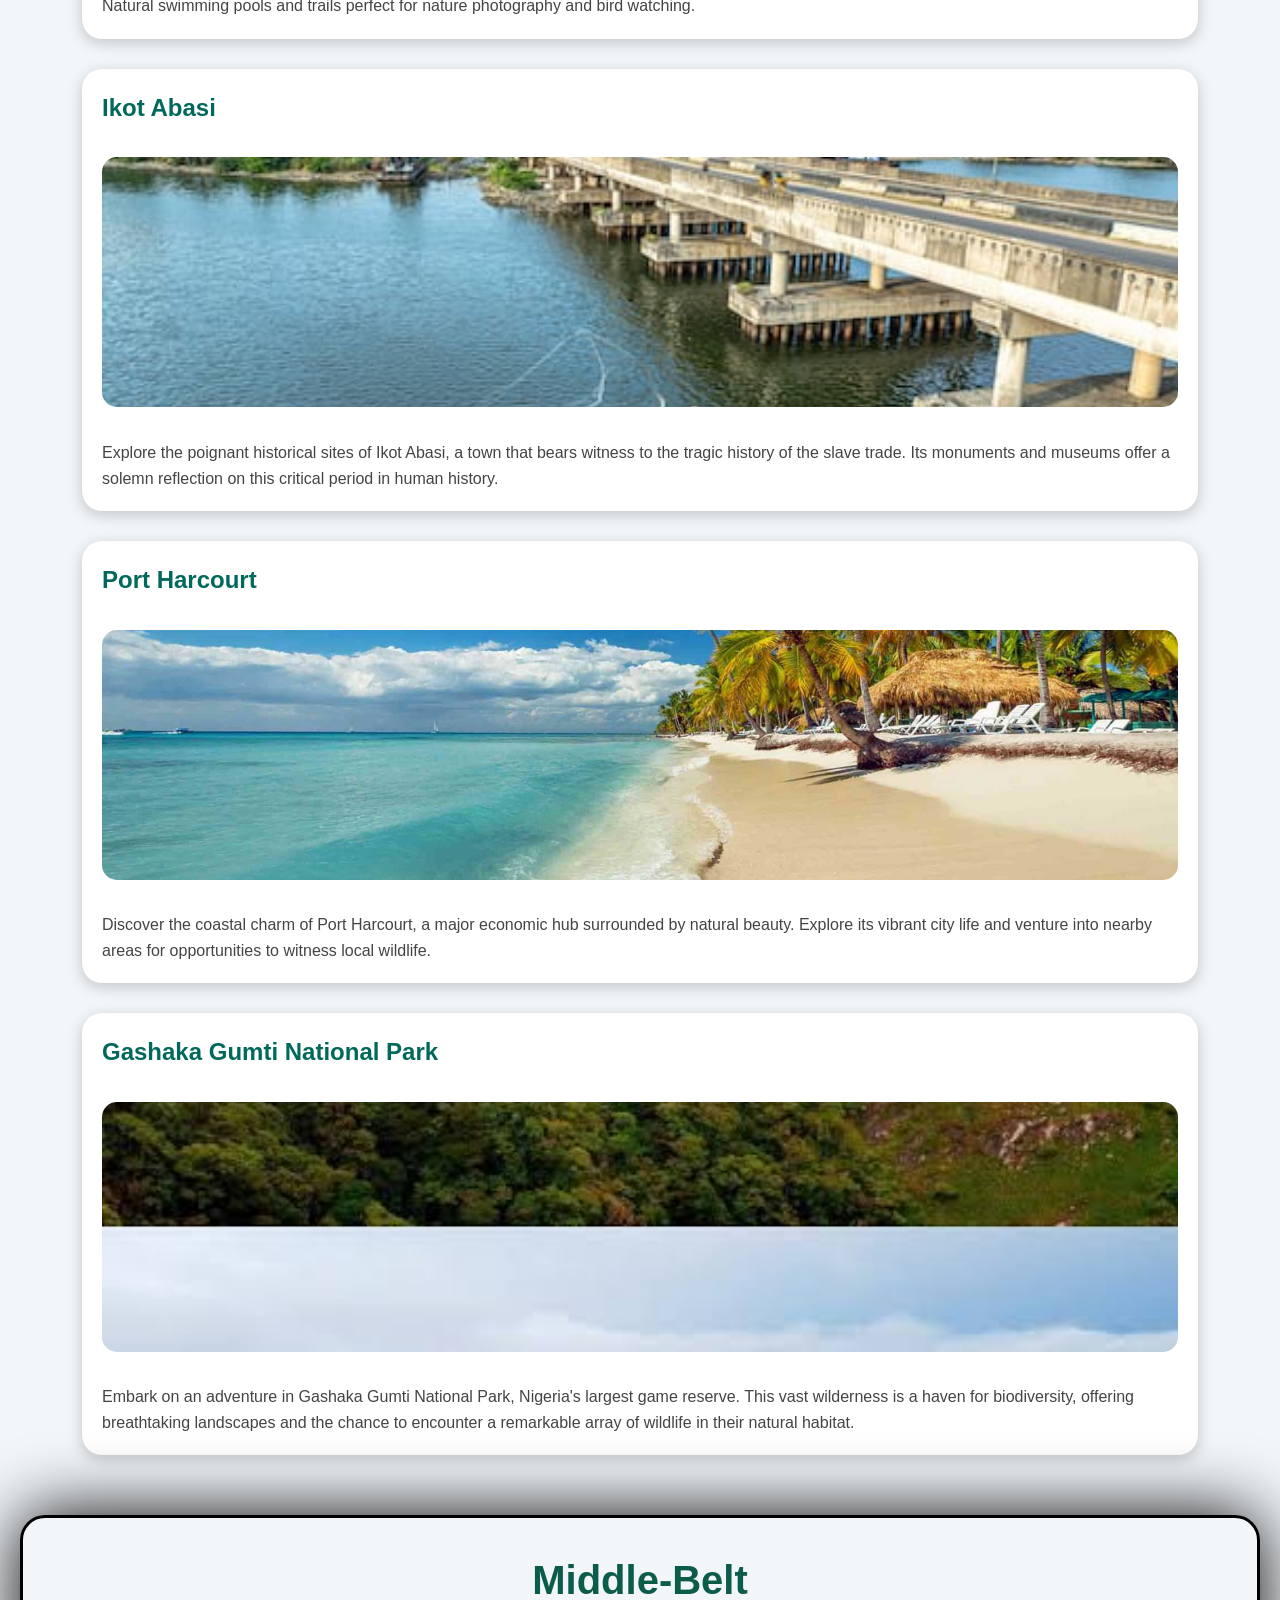
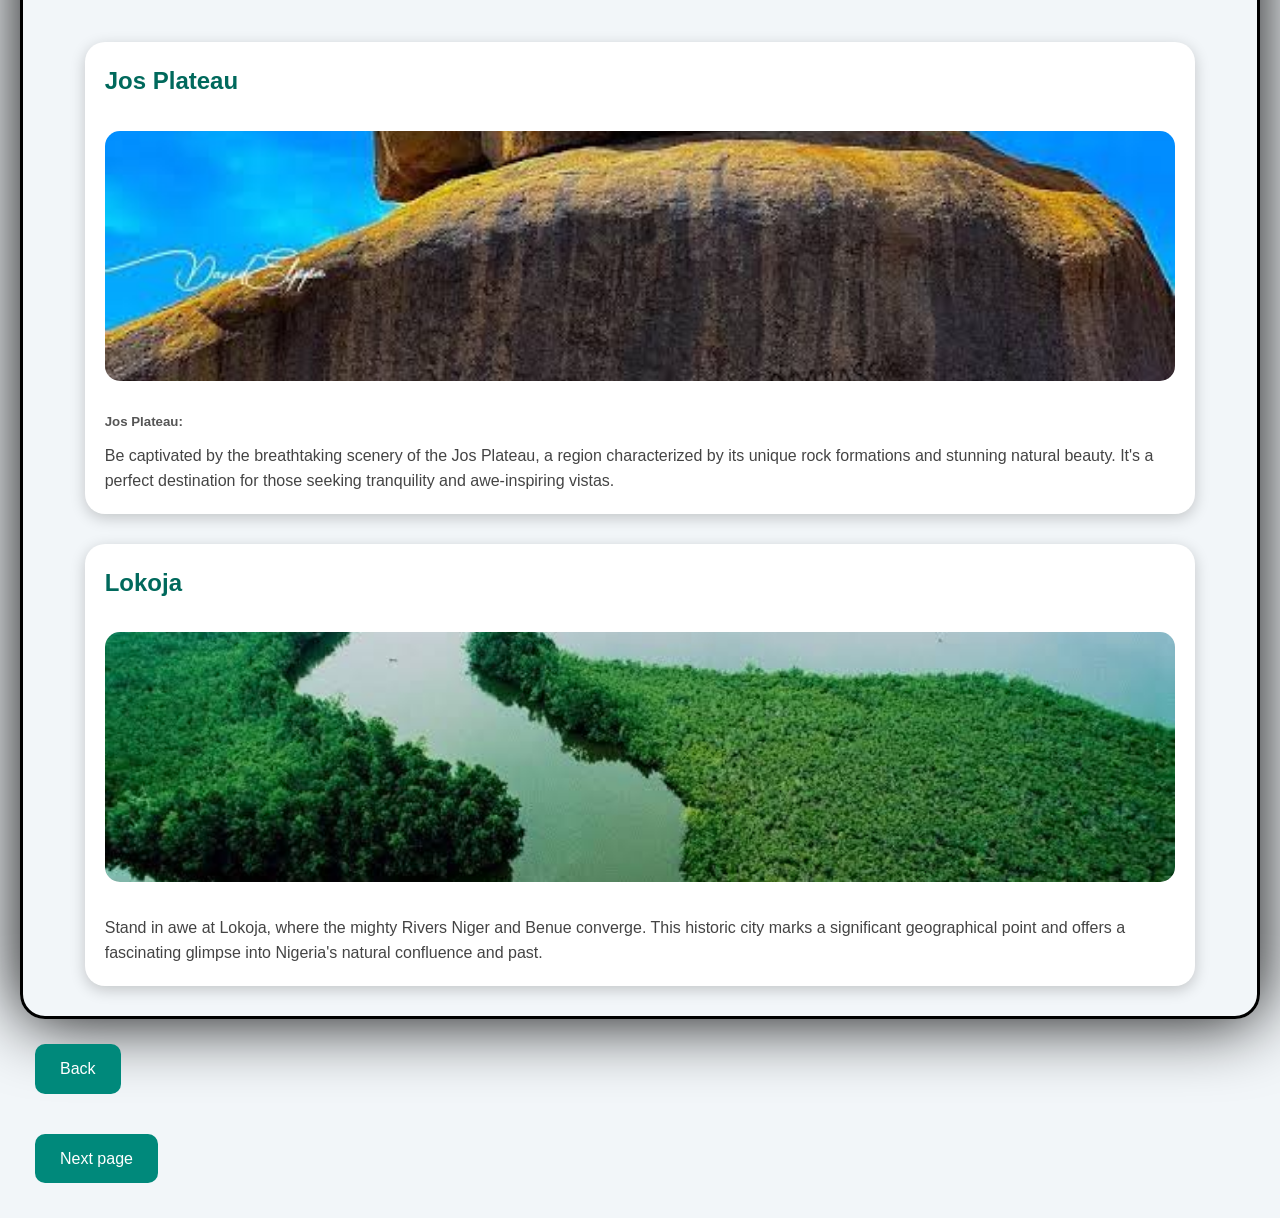
<file: south.html>
<!DOCTYPE html>
<html lang="en">
<head>
  <meta charset="UTF-8">
  <meta http-equiv="X-UA-Compatible" content="IE=Edge">
  <meta name="viewport" content="width=device-width, initial-scale=1.0">
  <title>Southsouth</title>
  <link rel="stylesheet" href="South.css">
</head>
<body>
  <h1>
  South-South
  </h1>
  <ol>
    <div class="south">
    <h2><li>
  Calabar
    </li>
    </h1>
       <input type="image" src="cal4.jpg">
    <p>Experience the festive spirit of Calabar, renowned for its spectacular annual Carnival and rich historical sites. This coastal city offers a delightful blend of cultural celebrations and a glimpse into Nigeria's colonial past.
      </p>
      </li>
  </div>
  
  
    <div class="south">
    <h2><li>
  Obudu Mountain Resort
    </li>
    </h1>
       <input type="image" src="obudu.jpg">
    <p>Discover the beauty and serenity of Obudu Mountain Resort (formerly Obudu Cattle Ranch) Obudu Mountain Resort. Located in Cross River State, it features breathtaking green highlands, a cold, temperate climate, and thrilling attractions like a cable car and a canopy walkway Obudu Mountain Resort. </p>
<h5>Location: </h5> <p>Obanliku Local Government Area, near the Cameroon border in Cross River State Obudu Mountain Resort.</p>
<h5>Best Time to Visit: </h5>
<p>November through February offers the clearest skies, crisp frosty air, and unobstructed views of the surrounding valleys </p>
<h3>Everything You Need To Know About Obudu Mountain Resort.</h3>
<h5>Accommodation:</h5><p> The resort offers chalets, African huts, and executive rooms. </p>
<h5>How to Get There:</h5>
<p>It is a 6 to 7-hour road trip from the closest major city (Calabar). You will arrive at the base of the mountain and take the scenic cable car (or a winding 1.5-hour car ride) to reach the peak.</p>
<h3>Key Activities:</h3>
<h5>Canopy Walkway: </h5><p>A thrilling swing bridge hanging high above the tropical forest.</p>
<h5>Cable Car: <h5><p>One of Africa's longest cable cars, offering a stunning ride up to the plateau.</p>
<h5>Water Park & Hiking: </h5><p>Natural swimming pools and trails perfect for nature photography and bird watching. 
      </p>
      </li>
  </div>


    <div class="south">
    <h2><li>
  Ikot Abasi
    </li>
    </h2>
       <input type="image" src="ikot.jpg">
    <p>
      Explore the poignant historical sites of Ikot Abasi, a town that bears witness to the tragic history of the slave trade. Its monuments and museums offer a solemn reflection on this critical period in human history.
       </p>
      </li>
  </div>
      
  
    <div class="south">
    <h2><li>
  Port Harcourt
    </li>
    </h2>
       <input type="image" src="port.jpg">
    <p>Discover the coastal charm of Port Harcourt, a major economic hub surrounded by natural beauty. Explore its vibrant city life and venture into nearby areas for opportunities to witness local wildlife.
      </p>
      </li>
  </div>


    <div class="south">
    <h2><li>
  Gashaka Gumti National Park
    </li>
    </h1>
       <input type="image" src="gash.jpg">
    <p>Embark on an adventure in Gashaka Gumti National Park, Nigeria's largest game reserve. This vast wilderness is a haven for biodiversity, offering breathtaking landscapes and the chance to encounter a remarkable array of wildlife in their natural habitat.
      </p>
      </li>
  </div>
  
<div class="beltt">
    <h1>Middle-Belt</h1>
  </h1>

  <ol>
    <div class="belt">
    <h2><li>
  Jos Plateau
    </li>
    </h1>
       <input type="image" src="jos.jpg">
    <h5>Jos Plateau:</h5> <p>Be captivated by the breathtaking scenery of the Jos Plateau, a region characterized by its unique rock formations and stunning natural beauty. It's a perfect destination for those seeking tranquility and awe-inspiring vistas.
      </p>
      </li>
  </div>

    <div class="belt">
    <h2><li>
  Lokoja
    </li>
    </h1>
       <input type="image" src="kogi.jpg">
    <p>Stand in awe at Lokoja, where the mighty Rivers Niger and Benue converge. This historic city marks a significant geographical point and offers a fascinating glimpse into Nigeria's natural confluence and past.
      </p>
      </li>
  </div>
</div>
  <p>
          <a href="Page 2.html">Back</a>
        </p>
        <p>
          <a href="Culture.html">Next page</a>
        </p>
          
</body>
</html>
</file>
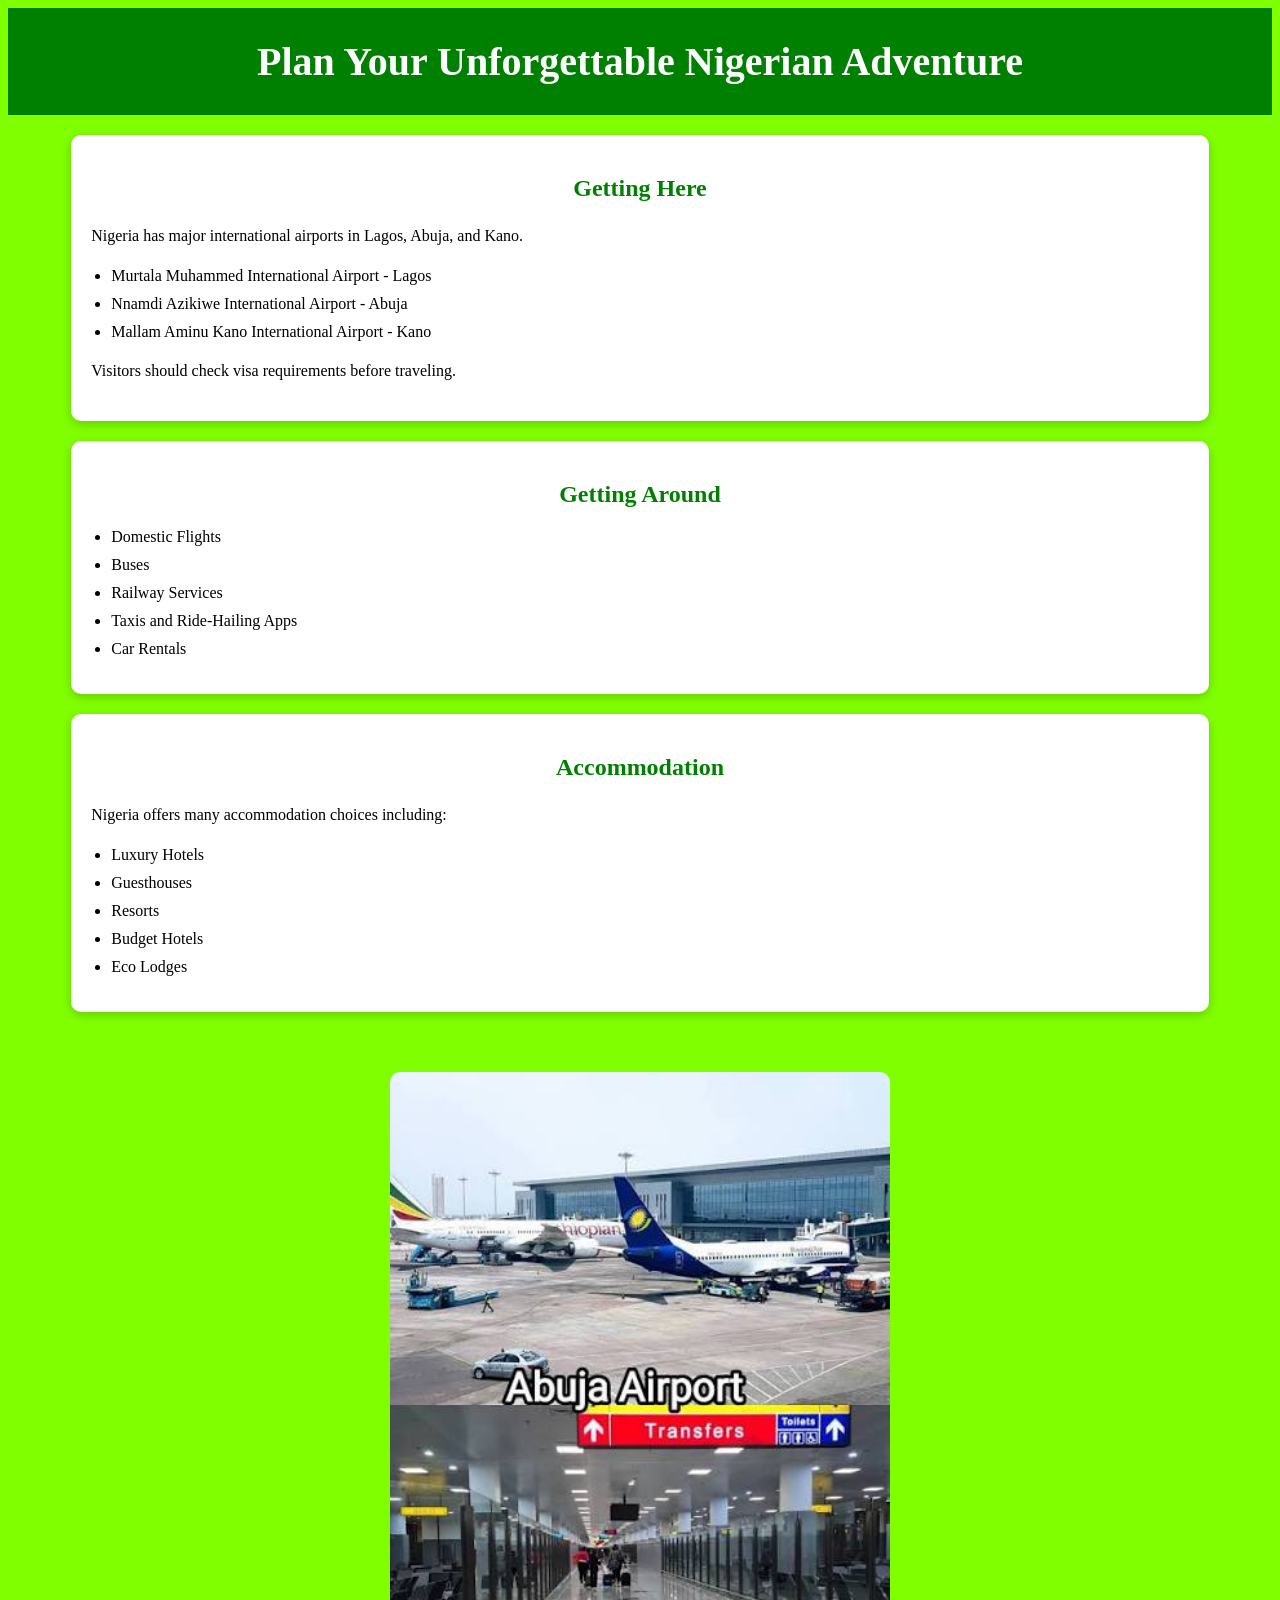
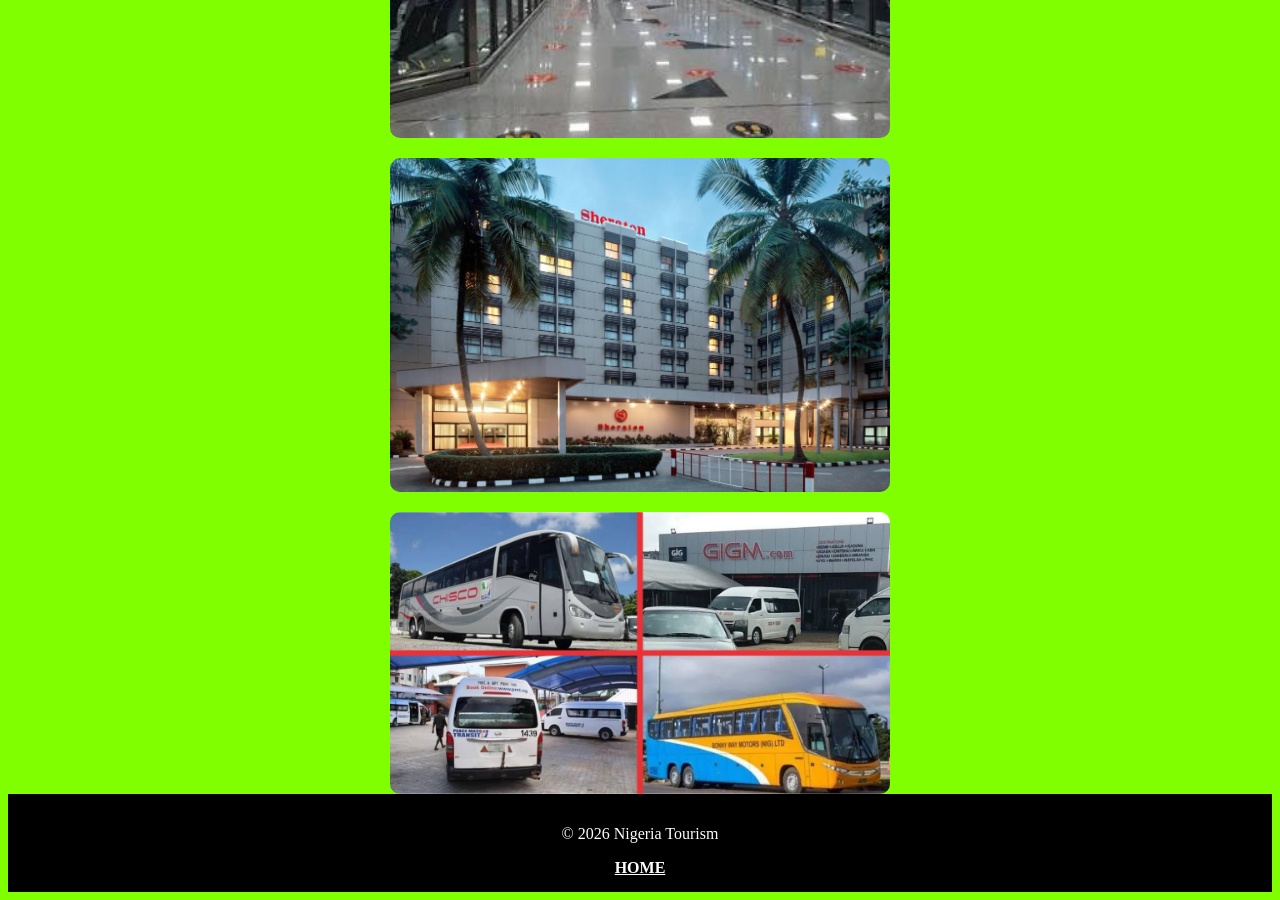
<file: trip.html>
<!DOCTYPE html>
<html lang="en">
<head>
  <meta charset="UTF-8">
  <meta name="viewport" content="width=device-width, initial-scale=1.0">
  <title>Plan Your Trip</title>
  <link rel="stylesheet" href="trip.css">
</head>

<body>

<header>
  <h1>Plan Your Unforgettable Nigerian Adventure</h1>
</header>

<section class="trip-section">

  <div class="card">
    <h2>Getting Here</h2>

    <p>
      Nigeria has major international airports in Lagos,
      Abuja, and Kano.
    </p>

    <ul>
      <li>Murtala Muhammed International Airport - Lagos</li>
      <li>Nnamdi Azikiwe International Airport - Abuja</li>
      <li>Mallam Aminu Kano International Airport - Kano</li>
    </ul>

    <p>
      Visitors should check visa requirements before traveling.
    </p>
  </div>

  <div class="card">
    <h2>Getting Around</h2>

    <ul>
      <li>Domestic Flights</li>
      <li>Buses</li>
      <li>Railway Services</li>
      <li>Taxis and Ride-Hailing Apps</li>
      <li>Car Rentals</li>
    </ul>
  </div>

  <div class="card">
    <h2>Accommodation</h2>

    <p>
      Nigeria offers many accommodation choices including:
    </p>

    <ul>
      <li>Luxury Hotels</li>
      <li>Guesthouses</li>
      <li>Resorts</li>
      <li>Budget Hotels</li>
      <li>Eco Lodges</li>
    </ul>
  </div>

</section>

<section class="gallery">

  <img src="airport.jpg" alt="Airport">
  <img src="hotel.jpg" alt="Hotel">
  <img src="transport.jpg" alt="Transport">

</section>

<footer>
  <p>© 2026 Nigeria Tourism</p>
  <strong><a href="index.html">HOME</a></strong>

</footer>
</body>
</html>
</file>
<file: style.css>
/* Whole page */

body{
    margin:0;
    padding:0;
    font-family:Arial, sans-serif;
    background:#f4f4f4;
    color:#222;
}


/* Header */

header{
    background:linear-gradient(rgba(0,0,0,0.5),
    rgba(0,0,0,0.5)),
    url("lamp.png");

    background-size:cover;
    background-position:center;

    color:white;

    text-align:center;

    padding:70px 20px;
}

header h1{
    font-size:45px;
    margin-bottom:5px;
}

header h3{
    font-size:25px;
}

header p{
    font-size:18px;
}


/* Main sections */

section{
    width:90%;
    margin:auto;

    background:white;

    padding:20px;

    margin-top:20px;

    border-radius:15px;

    box-shadow:0px 3px 10px rgba(0,0,0,0.2);
}


/* Headings */

h1,h2{

    color:green;

    text-align:center;
}

h3{
    color:#333;
}


/* Attraction description boxes */

.overlay{

    width:85%;

    margin:20px auto;

    background:white;

    padding:15px;

    border-left:6px solid green;

    border-radius:10px;

    box-shadow:0px 2px 10px rgba(0,0,0,.2);

}


/* Images */

.image-box{

    display:flex;

    justify-content:center;

    margin-bottom:30px;

}

.image-box input{

    width:90%;

    max-width:500px;

    height:250px;

    object-fit:cover;

    border-radius:15px;

    transition:0.8s;

    box-shadow:0px 4px 12px rgba(0,0,0,0.3);

}


.image-box input:hover{

    transform:scale(1.05);

}


/* Jollof and Suya images */

.image{

    display:flex;

    justify-content:center;

    gap:15px;

    flex-wrap:wrap;

}

.image input{

    width:200px;

    height:150px;

    object-fit:cover;

    border-radius:15px;

}


/* Line */

.custom-line{

    width:70%;

    border:2px solid green;

    margin-top:40px;

}


/* Navigation links */

.call{

    display:flex;

    flex-wrap:wrap;

    justify-content:center;

    gap:15px;

    margin-top:30px;

}

.call a{

    text-decoration:none;

    background:green;

    color:white;

    padding:12px 20px;

    border-radius:30px;

    transition:.4s;
}

.call a:hover{

    background:black;

}


/* Next button */

.next{

    text-align:center;

    margin:40px;

}

.next a{

    text-decoration:none;

    background:black;

    color:white;

    padding:12px 25px;

    border-radius:10px;
}

.next a:hover{

    background:green;

}
</file>
<file: arts.css>
body{
    background-color: black;
    color: white;
    margin: 20px;
    font-family: Arial, sans-serif;
}

h1{
    text-align: center;
    color: gold;
}

h2{
    color: lightblue;
    margin-top: 25px;
}

li{
    margin-top: 20px;
    font-size: 20px;
}

input[type="image"]{
    width: 320px;
    height: 320px;
    display: block;
    margin-top: 10px;
    margin-bottom: 40px;
    border: 2px solid white;
    border-radius: 10px;
}

.link{
    text-align: center;
    margin-top: 30px;
}

.link a{
    text-decoration: none;
    color: white;
    background-color: gray;
    padding: 10px 20px;
    border-radius: 10px;
    margin: 10px;
}

.link a:hover{
    background-color: white;
    color: black;
}
</file>
<file: author.css>
body{background-color: wheat}

.author-section{
    width:90%;
    margin:auto;

    padding:30px;
}

.author-card{

    background:white;

    padding:30px;

    text-align:center;

    border-radius:10px;

    box-shadow:0px 3px 10px rgba(0,0,0,0.2);

}

.author-card img{

    width:200px;

    height:200px;

    border-radius:50%;

    object-fit:cover;

    margin-bottom:20px;

}

.author-card h2{

    color:green;

    font-size:30px;

}

.author-card p{

    line-height:1.8;

}

footer{

    background:black;

    color:white;

    text-align:center;

    padding:15px;

}
a{
    font-size: 20px
}
</file>
<file: cuisine.css>
header{
  background-color: white
}
input{
  width: 343px; height: auto; border-radius: 25px; box-shadow: 0px 0px 20px black
}

body{
  background-color: goldenrod
}
h1{text-align: center; margin-bottom: 70px; color: darkslategrey
  
}

h2{
  padding-left: 20px; font-size: 40px;
  text-align: center
}
h3{
  font-size: 27px; text-align: center; margin-top: 60px; text-decoration: underline; 
}
a{ color: white;
  text-decoration: none;
  box-shadow: 0px 0px 20px;
  border-radius: 10px 0px;
}
.link{ align-content: center;
  text-align: center; box-shadow: 0px 0px 20px black; border-radius: 30px; background-color: grey; width: 150px; margin-left: 100px; 
margin-top: 50px}
.east{
  box-shadow: 0px 0px 20px black;
  border-radius: 25px
}
.west{
  box-shadow: 0px 0px 20px black;
  border-radius: 25px
}
.south{
  box-shadow: 0px 0px 20px black;
  border-radius: 25px
}
.north{
  box-shadow: 0px 0px 20px black;
  border-radius: 25px
}
.drinks{
  box-shadow: 0px 0px 20px black;
  border-radius: 25px
}
</file>
<file: festival.css>
body{ text-align: center;
  background-color: white; margin-left: 10px;
}
h1{
  text-align: center; margin-bottom: 10px; font-family: Garamond, serif; box-shadow: greenyellow 0px 0px 20px ; background-color: honeydew; border-radius: 20px;
}
br h4{
  text-align: center
}
h2{
  text-align: center; margin-bottom: 70px; font-family: Garamond, serif; box-shadow: teal 0px 0px 20px ; background-color: khaki; border-radius: 20px ; font-size: 35px
}

.p1{
  text-align: center; font-family: Verdana, sans-serif; box-shadow: 0px 0px 120px white; background-color: whitesmoke; font-size: 30px
}
p{
  margin-bottom: 10px;
  
}
h3{
  text-decoration-style: double;
  text-decoration: underline
}
h5{
  font-size: 20px; text-decoration: underline
}
h6{
  font-size: 20px
}
a {  text-align: center;
  text-decoration: none;
  font-size: 19px; color:black; box-shadow: 0px 0px 20px black;
  border-radius: 0px 20px; margin-top: 50px;
}
.imo{
  box-shadow: 0px 0px 11px gray; margin-bottom: 60px; box-shadow: 0px 0px 20px black; border-radius: 20px
}
.cal{ 
  box-shadow: 0px 0px 11px gray; margin-bottom: 60px; box-shadow: 0px 0px 20px black; border-radius: 20px
}
.arg{
  box-shadow: 0px 0px 11px gray; margin-bottom: 60px; box-shadow: 0px 0px 20px black; border-radius: 20px
}
.osun{
  box-shadow: 0px 0px 11px gray; margin-bottom: 60px; box-shadow: 0px 0px 20px black; border-radius: 20px
}
.ikeji{
  box-shadow: 0px 0px 11px gray; margin-bottom: 20px; box-shadow: 0px 0px 20px black; border-radius: 20px
}
.other{
  box-shadow: 0px 0px 11px gray; margin-bottom: 60px; border-radius: 20px;  box-shadow: 0px 0px 20px black; border-radius: 20px
}
.eyo{
  box-shadow: 0px 0px 11px gray; margin-bottom: 60px;  box-shadow: 0px 0px 20px black; border-radius: 20px
}
li {
  text-align: left
}
input{
  width: 300px; height: auto ;margin-left: 5px; border-radius: 20px; box-shadow: 0px 0px 30px
}
.grid {
  display: flex; gap: 4px; 
}

.cala {
  display: flex; gap: 4px
}
.osuun {
  display: flex; gap: 2px; block-size:80px; }

}


h2 {
    text-align: center;
    margin-bottom: 20px}
img{
  width: 80px; height: 80px; box-shadow: 0px 0px 20px black; border-radius: 25px;
}

section{ padding-left: 40px;
  width: 300px;  box-shadow: 0px 0px 20px black; border-radius: 25px; text-align: center
}
</file>
<file: North.css>
input{
  width: 300px; border-radius: 20px;
  height: 280px
}
h1{
  margin-bottom: 80px
}
body{ background-color: aqua;
  text-align: center
}
.yankari{position: relative;
  right: 20px;
  background-color: wheat; box-shadow: 0px 0px 23px ;border-radius: 20px
}
h2{
  font-size: 30px; 
  text-decoration: none; color: brown;
  box-shadow: 0px 0px 15px grey;
  align-content: center; border-radius: 20px 0px; 
}

p{ font-size: 20px; font-family: "Times New Roman", serif; margin-bottom: 50px}
a{
  color: black
}
</file>
<file: Destinations.css>
/* Whole page */

body{
    margin:0;
    padding:20px;
    font-family:Arial, sans-serif;
    background:#f5f5f5;
}


/* Main heading */

h1{
    text-align:center;
    color:green;
    font-size:40px;
}

body p{
    text-align:center;
    font-size:18px;
}


/* Container */

.gen{

    display:flex;

    flex-wrap:wrap;

    justify-content:center;

    gap:30px;

    margin-top:30px;

}


/* Destination cards */

.north,
.east,
.west,
.south,
.belt{

    background:white;

    width:300px;

    padding:15px;

    border-radius:15px;

    text-align:center;

    box-shadow:0px 4px 12px rgba(0,0,0,0.2);

    transition:0.5s;
}


/* Hover animation */

.north:hover,
.east:hover,
.west:hover,
.south:hover,
.belt:hover{

    transform:translateY(-10px);

}


/* Links */

h2 a{

    text-decoration:none;

    color:green;
}

h2 a:hover{

    color:black;
}


/* Images */

input[type="image"]{

    width:100%;

    height:220px;

    object-fit:cover;

    border-radius:12px;

    margin-top:10px;
}


/* Remove numbers from list */

ol{

    list-style:none;

    padding:0;
}


/* Navigation buttons */

.next{

    width:100%;

    text-align:center;

    margin-top:40px;

}


.next a{

    text-decoration:none;

    background:green;

    color:white;

    padding:12px 25px;

    border-radius:30px;

    margin:10px;

    display:inline-block;

    transition:0.5s;

}

.next a:hover{

    background:black;

}
</file>
<file: southeast.css>
/* Whole page */

body{
    margin:0;
    padding:20px;
    font-family:Arial, sans-serif;
    background:#f3f1;
    color:#333;
}


/* Main title */

h1{
    text-align:center;
    color:green;
    font-size:45px;
    margin-bottom:30px;
}


/* Remove list numbers */

ol{
    list-style:none;
    padding:0;
}


/* Destination cards */

.enugu{

    width:90%;
    max-width:900px;

    margin:30px auto;

    background:white;

    padding:25px;

    border-radius:15px;

    box-shadow:0px 4px 12px rgba(0,0,0,.2);

    transition:.5s;

}


/* Hover effect */

.enugu:hover{

    transform:translateY(-8px);

}


/* Headings */

.enugu h2{

    text-align:center;

    color:green;

    font-size:28px;

}

.enugu p{

    line-height:1.8;

    font-size:16px;

}


/* Images */

input[type="image"]{

    width:100%;

    max-height:350px;

    object-fit:cover;

    border-radius:12px;

    margin-top:15px;

    margin-bottom:15px;

    box-shadow:0px 3px 10px rgba(0,0,0,.3);

}


/* Navigation buttons */

body > p{

    text-align:center;

    margin-top:30px;

}

a{

    text-decoration:none;

    background:green;

    color:white;

    padding:12px 25px;

    border-radius:30px;

    transition:.4s;

}

a:hover{

    background:black;

}
</file>
<file: West.css>
/* Whole page */

body{
    margin:0;
    padding:20px;
    font-family:Arial, sans-serif;
    background:#f3f1;
    color:#333;
}


/* Main title */

h1{
    text-align:center;
    color:green;
    font-size:45px;
    margin-bottom:30px;
}


/* Remove list numbers */

ol{
    list-style:none;
    padding:0;
}


/* Destination cards */

.west{

    width:90%;
    max-width:900px;

    margin:30px auto;

    background:white;

    padding:25px;

    border-radius:15px;

    box-shadow:0px 4px 12px rgba(0,0,0,.2);

    transition:.5s;

}


/* Hover effect */

.west:hover{

    transform:translateY(-8px);

}


/* Headings */

.west h2{

    text-align:center;

    color:green;

    font-size:28px;

}

.west p{

    line-height:1.8;

    font-size:16px;

}


/* Images */

input[type="image"]{

    width:100%;

    max-height:350px;

    object-fit:cover;

    border-radius:12px;

    margin-top:15px;

    margin-bottom:15px;

    box-shadow:0px 3px 10px rgba(0,0,0,.3);

}


/* Navigation buttons */

body > p{

    text-align:center;

    margin-top:30px;

}

a{

    text-decoration:none;

    background:green;

    color:white;

    padding:12px 25px;

    border-radius:30px;

    transition:.4s;

}

a:hover{

    background:black;

    }
</file>
<file: South.css>
*{
  margin:0;
  padding:0;
  box-sizing:border-box;
}

body{
  font-family:Arial, sans-serif;
  background:#f2f6f9;
  padding:20px;
  line-height:1.6;
}

/* Main headings */
h1{
  text-align:center;
  color:#0c5c4c;
  margin:30px;
  font-size:40px;
}

h2{
  color:#00695c;
  margin-bottom:15px;
}

h3{
  color:#004d40;
  margin-top:10px;
}

h5{
  color:#555;
  margin-top:8px;
}

/* Cards */
.south,.belt{
  background:white;
  width:90%;
  margin:30px auto;
  padding:20px;
  border-radius:20px;
  box-shadow:0 4px 15px rgba(0,0,0,0.2);
  transition:0.5s;
}

/* Hover effect */
.south:hover,
.belt:hover{
  transform:translateY(-10px);
}

/* Images */
input[type=image]{
  width:100%;
  height:250px;
  object-fit:cover;
  border-radius:15px;
  margin:15px 0;
}

/* Text */
p{
  color:#444;
  margin-top:10px;
}

/* Links buttons */
a{
  text-decoration:none;
  background:#00897b;
  color:white;
  padding:12px 25px;
  border-radius:10px;
  display:inline-block;
  margin:15px;
}

a:hover{
  background:#004d40;
}

/* Remove list numbering */
ol{
  list-style:none;
}

/* Middle belt section */
.beltt{
  margin-top:60px;
box-shadow: 0px 0px 70px
  black; border: solid; border-radius: 25px
}
</file>
<file: trip.css>
body{
    background-color: chartreuse
}
header{
  background:green;
  color:white;
  text-align:center;
  padding:30px;
}

header h1{
  margin:0;
  font-size:40px;
}
.trip-section{
    width:90%;
    margin:auto;
    padding:20px;
}

.card{
    background:white;
    padding:20px;
    margin-bottom:20px;
    border-radius:10px;

    box-shadow:0px 3px 10px rgba(0,0,0,0.2);
}

.card h2{
    color:green;
    text-align:center;
}

.card p{
    line-height:1.8;
}

.card ul{
    padding-left:20px;
}

.card li{
    margin-bottom:10px;
}

.gallery{
    display:flex;
    flex-direction:column;

    align-items:center;

    gap:20px;

    margin-top:20px;
}

.gallery img{
    width:90%;
    max-width:500px;

    border-radius:10px;
}

footer{
    background:black;
    color:white;

    text-align:center;

    padding:15px;
}
a{
    color:white
}
</file>
